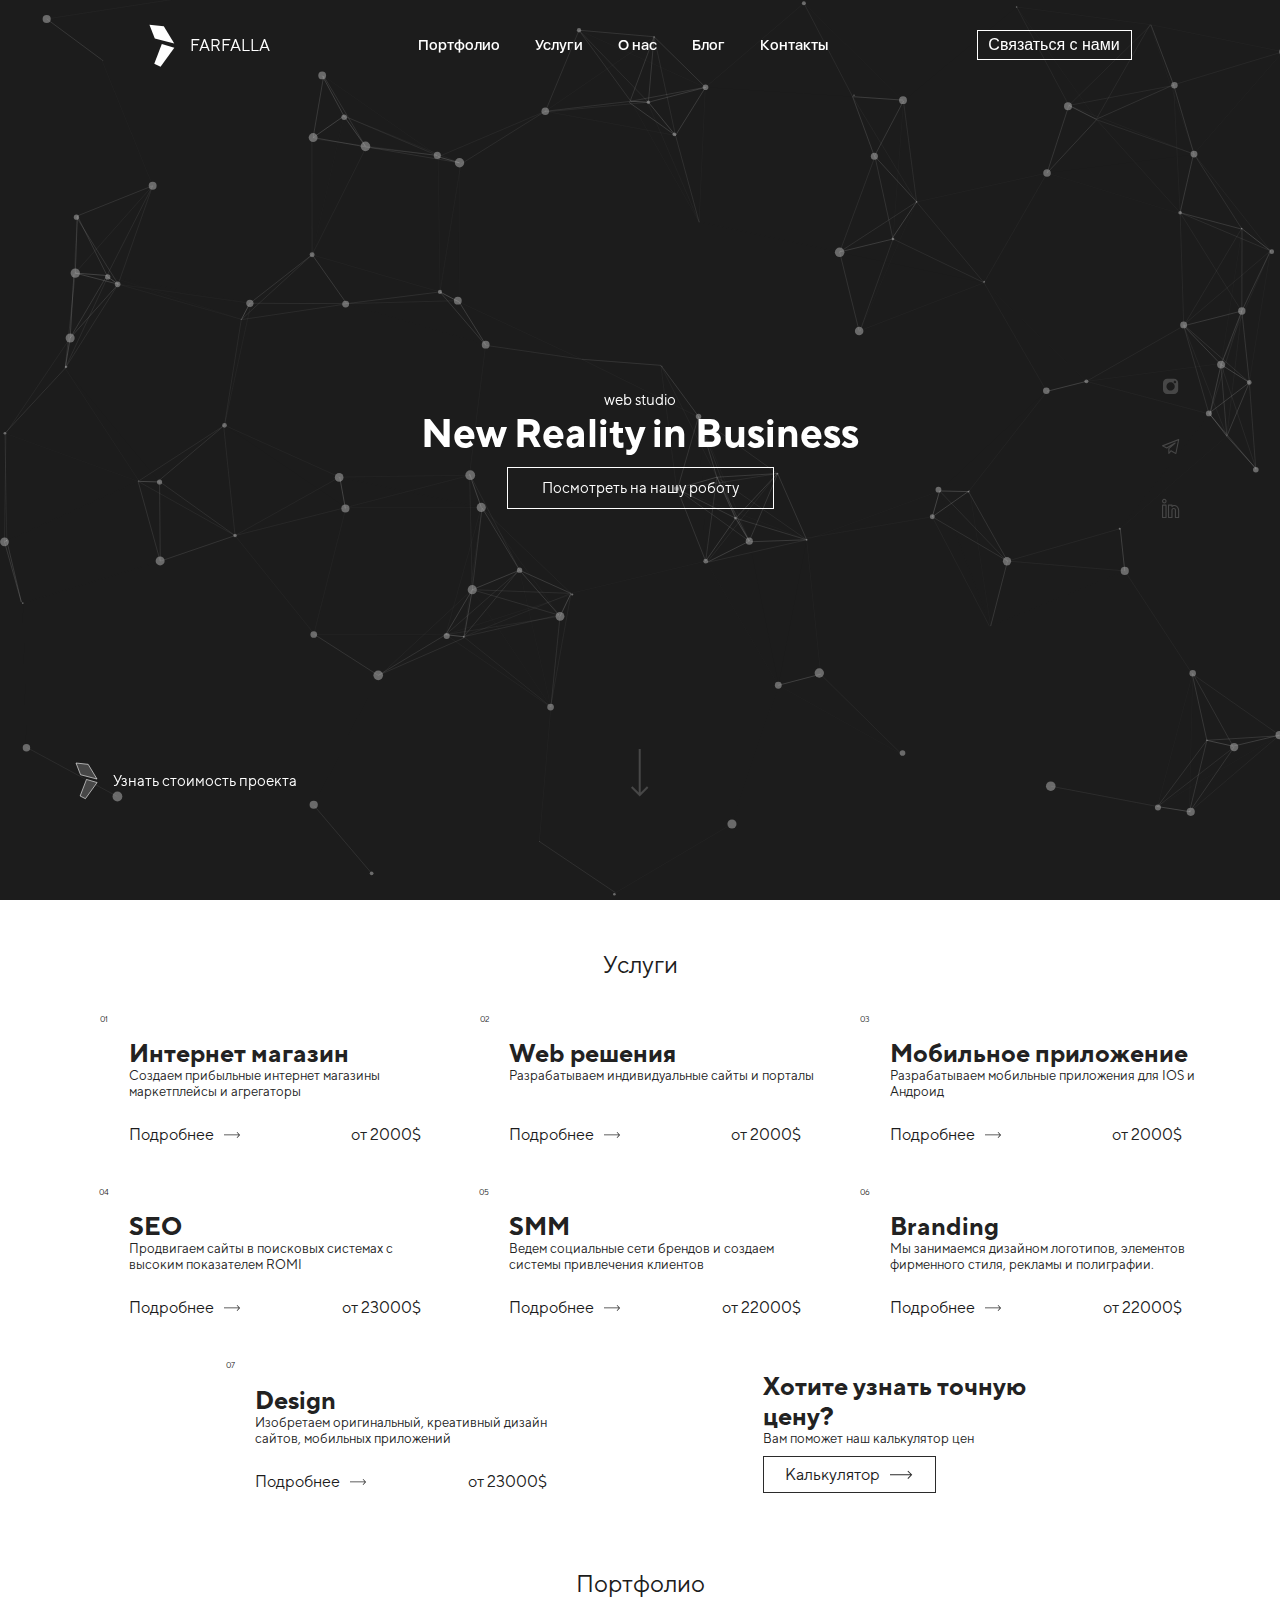
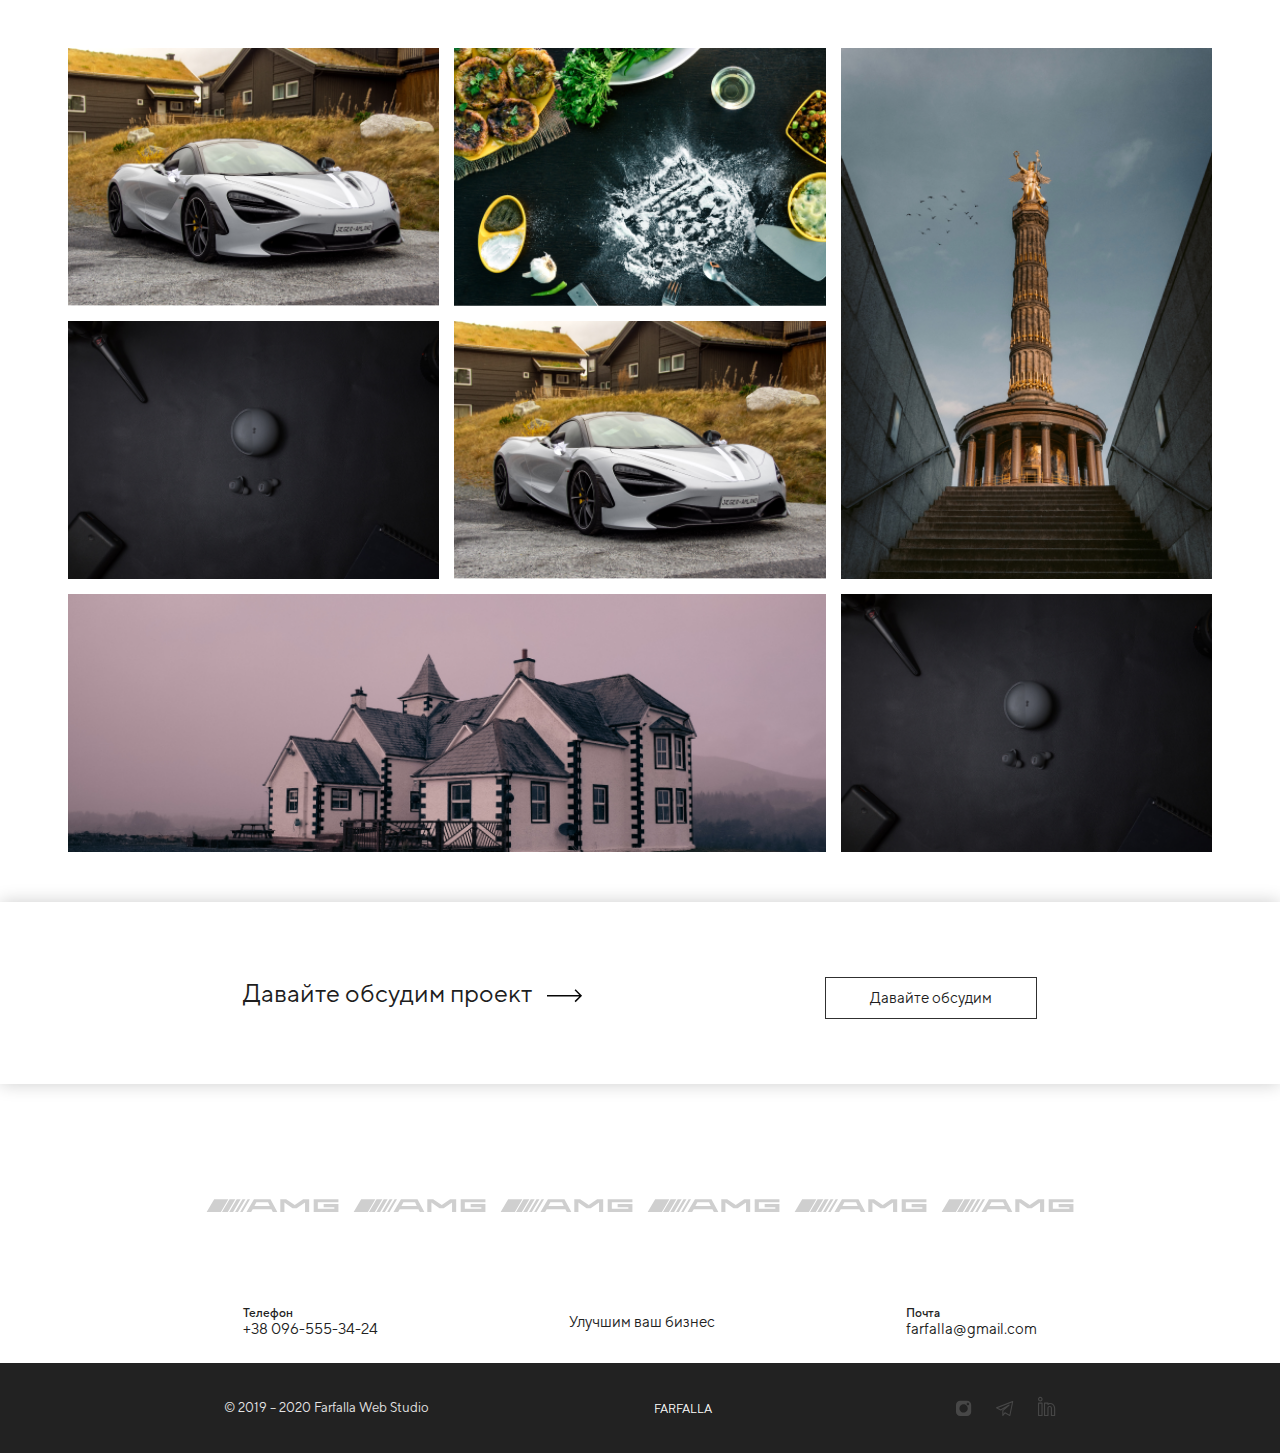
<file: index.html>
<!DOCTYPE html>
<html lang="en">

<head>
  <meta charset="utf-8" />
  <title>FARFALLA</title>
  <meta name="description" content="particles.js is a lightweight JavaScript library for creating particles." />
  <meta name="author" content="Vincent Garreau" />
  <meta name="viewport"
    content="width=device-width, initial-scale=1.0, minimum-scale=1.0, maximum-scale=1.0, user-scalable=no" />
  <link rel="stylesheet" media="screen" href="css/style.css" />
  <link rel="stylesheet" href="css/reset.css" />
  <link rel="stylesheet" href="css/font.css" />
  <link rel="stylesheet" href="css/form.css">
</head>

<body>
  <!-- Header -->
  <header class="header">
    <div class="logo">
      <a href="index.html">
        <svg width="26" height="43" viewBox="0 0 26 43" fill="none" xmlns="http://www.w3.org/2000/svg">
          <path d="M0.419922 0.656982L14.7852 2.21265L25.2402 19.6125L5.80713 14.5447L0.419922 0.656982Z"/>
          <path d="M12.8057 20.0686L25.3428 23.7156L11.5518 42.8015L5.28369 39.6677L12.8057 20.0686Z" />
        </svg>

        <p class="logo__text">FARFALLA</p>
      </a>
    </div>

    <nav class="nav" id="nav">
      <a href="portfolio.html" class="nav__link">
        <p class="nav__link__p">Портфолио</p>
      </a>

      <a href="service.html" class="nav__link">
        <p class="nav__link__p">Услуги</p>
      </a>

      <a href="Abought_us.html" class="nav__link">
        <p class="nav__link__p">О нас</p>
      </a>

      <a href="blog.html" class="nav__link">
        <p class="nav__link__p">Блог</p>
      </a>

      <a href="contacts.html" class="nav__link">
        <p class="nav__link__p">Контакты</p>
      </a>
    </nav>

    <div class="button__block">
      <button class="button">Связаться с нами</button>
    </div>
  </header>

  <!-- MAIN -->
  <div class="main">
    <div id="particles-js"></div>

    <div class="main__text">
      <p class="main__text-1">web studio</p>
      <p class="main__text-2">New Reality in Business</p>
      <a href="portfolio.html" class="main__button__link">
        <div class="main__button">
          <p class="main__button__text">Посмотреть на нашу роботу</p>
        </div>
      </a>
      <div class="line">
        <svg width="16" height="17" viewBox="0 0 16 17" class="insta" xmlns="http://www.w3.org/2000/svg">
          <path
            d="M11.082 0.838867H4.11298C3.02272 0.840455 1.97759 1.27433 1.20675 2.04535C0.435919 2.81637 0.00229918 3.86161 0.000976563 4.95187V11.9209C0.000975404 13.012 0.434011 14.0585 1.20499 14.8306C1.97597 15.6027 3.02185 16.0373 4.11298 16.0389H11.082C12.1724 16.0375 13.2178 15.6038 13.9888 14.8327C14.7599 14.0617 15.1937 13.0163 15.195 11.9259V4.95187C15.1937 3.86144 14.7599 2.81605 13.9888 2.045C13.2178 1.27395 12.1724 0.84019 11.082 0.838867V0.838867ZM7.60098 12.5919C6.77898 12.5925 5.97528 12.3492 5.29156 11.8929C4.60783 11.4367 4.07481 10.7878 3.75993 10.0285C3.44504 9.26924 3.36245 8.43361 3.52259 7.62737C3.68274 6.82113 4.07843 6.0805 4.65959 5.49919C5.24076 4.91789 5.98129 4.52202 6.7875 4.36168C7.5937 4.20134 8.42935 4.28374 9.18872 4.59844C9.94809 4.91314 10.597 5.446 11.0535 6.12962C11.5099 6.81323 11.7534 7.61687 11.753 8.43887C11.7511 9.53957 11.3131 10.5947 10.5349 11.3731C9.75668 12.1515 8.70168 12.5898 7.60098 12.5919ZM11.855 5.26187C11.6118 5.26246 11.3738 5.19082 11.1714 5.05602C10.969 4.92123 10.8111 4.72935 10.7178 4.50472C10.6246 4.2801 10.6001 4.03284 10.6476 3.7943C10.695 3.55575 10.8122 3.33667 10.9844 3.16483C11.1565 2.993 11.3758 2.87614 11.6144 2.82908C11.853 2.78202 12.1002 2.80687 12.3247 2.9005C12.5492 2.99412 12.7408 3.15229 12.8752 3.35496C13.0097 3.55762 13.081 3.79565 13.08 4.03887C13.0784 4.3636 12.9483 4.67452 12.7183 4.90367C12.4882 5.13283 12.1767 5.26161 11.852 5.26187H11.855Z" />
          <path
            d="M7.59798 5.17285C6.95242 5.17285 6.32136 5.36428 5.7846 5.72293C5.24783 6.08158 4.82949 6.59136 4.58245 7.18777C4.3354 7.78419 4.27076 8.44047 4.3967 9.07362C4.52264 9.70678 4.8335 10.2884 5.28998 10.7448C5.74646 11.2013 6.32806 11.5122 6.96122 11.6381C7.59437 11.7641 8.25065 11.6994 8.84706 11.4524C9.44348 11.2053 9.95324 10.787 10.3119 10.2502C10.6705 9.71347 10.862 9.0824 10.862 8.43684C10.8609 7.5715 10.5167 6.74191 9.9048 6.13002C9.29291 5.51813 8.46332 5.17391 7.59798 5.17285Z"
            fill="none" />
          <path
            d="M11.852 3.6958C11.7854 3.6958 11.7202 3.71556 11.6648 3.75259C11.6094 3.78962 11.5662 3.84225 11.5407 3.90383C11.5152 3.96541 11.5085 4.03317 11.5215 4.09854C11.5345 4.16391 11.5666 4.22396 11.6137 4.2711C11.6608 4.31823 11.7209 4.35032 11.7863 4.36332C11.8516 4.37632 11.9194 4.36965 11.981 4.34415C12.0426 4.31864 12.0952 4.27544 12.1322 4.22002C12.1692 4.1646 12.189 4.09945 12.189 4.0328C12.189 3.94342 12.1535 3.8577 12.0903 3.7945C12.0271 3.7313 11.9414 3.6958 11.852 3.6958Z" />
        </svg>
        <svg class="teleg" width="18" height="17" viewBox="0 0 18 17" xmlns="http://www.w3.org/2000/svg">
          <path
            d="M0.299022 8.30781L4.49902 10.4028C4.57874 10.4425 4.66704 10.4618 4.75603 10.459C4.84503 10.4562 4.93195 10.4314 5.00902 10.3868L8.75502 8.21081L6.49002 10.2188C6.43342 10.269 6.38805 10.3306 6.35686 10.3995C6.32567 10.4684 6.30937 10.5432 6.30902 10.6188V15.5088C6.30937 15.6214 6.34502 15.731 6.41096 15.8223C6.47689 15.9135 6.56979 15.9818 6.67657 16.0174C6.78335 16.0531 6.89863 16.0544 7.00617 16.0211C7.1137 15.9878 7.20809 15.9216 7.27602 15.8318L9.09402 13.4148L13.594 15.9748C13.6679 16.0168 13.7506 16.0407 13.8355 16.0445C13.9204 16.0483 14.005 16.0319 14.0823 15.9967C14.1596 15.9614 14.2274 15.9084 14.2802 15.8418C14.333 15.7752 14.3693 15.6971 14.386 15.6138L17.186 1.64081C17.2047 1.54634 17.1977 1.44859 17.1657 1.35776C17.1337 1.26693 17.0779 1.18636 17.0041 1.12445C16.9303 1.06254 16.8413 1.02156 16.7463 1.0058C16.6513 0.990029 16.5538 1.00005 16.464 1.03481L0.341022 7.32581C0.244306 7.36403 0.160739 7.42945 0.100433 7.51417C0.0401274 7.59889 0.00566762 7.69928 0.00122395 7.80317C-0.00321972 7.90707 0.0225432 8.01003 0.075395 8.09959C0.128247 8.18915 0.205922 8.26147 0.299022 8.30781ZM15.939 2.39681L13.474 14.6768L9.21402 12.2508C9.09989 12.1852 8.96568 12.1636 8.83673 12.1901C8.70777 12.2166 8.59298 12.2895 8.51402 12.3948L7.38302 13.9028V10.8628L13.51 5.43381C13.6081 5.34491 13.6699 5.22298 13.6838 5.09134C13.6976 4.95969 13.6624 4.82758 13.5849 4.72026C13.5074 4.61295 13.3931 4.53796 13.2638 4.50965C13.1345 4.48134 12.9993 4.50169 12.884 4.56681L4.72302 9.31281L1.86202 7.88681L15.939 2.39681Z" />
        </svg>
        <svg width="18" height="21" viewBox="0 0 18 21" class="in" xmlns="http://www.w3.org/2000/svg">
          <path
            d="M3.93394 6.51904H0.679944C0.504371 6.51904 0.335989 6.58879 0.21184 6.71294C0.0876905 6.83709 0.0179443 7.00547 0.0179443 7.18105V19.444C0.0182093 19.6194 0.0880725 19.7876 0.212193 19.9115C0.336313 20.0354 0.504544 20.105 0.679944 20.105H3.93394C4.10917 20.1048 4.27715 20.0351 4.40105 19.9111C4.52495 19.7872 4.59468 19.6193 4.59494 19.444V7.18105C4.59494 7.00565 4.52534 6.83741 4.4014 6.71329C4.27747 6.58917 4.10934 6.51931 3.93394 6.51904ZM3.46294 18.973H1.15094V7.65204H3.46294V18.973Z" />
          <path
            d="M2.30698 0.802979C1.85074 0.803176 1.4048 0.938648 1.02555 1.19226C0.646297 1.44588 0.350759 1.80625 0.176301 2.22782C0.00184259 2.64939 -0.043701 3.11322 0.045428 3.56066C0.134557 4.00811 0.354356 4.41909 0.677036 4.74163C0.999715 5.06417 1.41078 5.28379 1.85827 5.37272C2.30576 5.46166 2.76957 5.41591 3.19106 5.24127C3.61255 5.06663 3.9728 4.77094 4.22625 4.39158C4.4797 4.01221 4.61498 3.56622 4.61498 3.10998C4.61418 2.49819 4.37073 1.91171 3.93804 1.47921C3.50535 1.0467 2.91876 0.803508 2.30698 0.802979ZM2.30698 4.28498C2.07458 4.28498 1.84741 4.21607 1.65418 4.08696C1.46095 3.95784 1.31035 3.77433 1.22142 3.55963C1.13249 3.34493 1.10922 3.10868 1.15455 2.88075C1.19989 2.65282 1.3118 2.44345 1.47613 2.27913C1.64045 2.1148 1.84982 2.00289 2.07775 1.95756C2.30567 1.91222 2.54193 1.93549 2.75663 2.02442C2.97133 2.11335 3.15484 2.26396 3.28395 2.45718C3.41306 2.65041 3.48198 2.87759 3.48198 3.10998C3.48171 3.42153 3.35783 3.72024 3.13754 3.94054C2.91724 4.16083 2.61853 4.28471 2.30698 4.28498Z" />
          <path
            d="M15.12 7.95705C14.3399 7.30681 13.3515 6.95959 12.336 6.97905C11.7083 6.99092 11.091 7.14116 10.528 7.41905V7.15105C10.528 7.06805 10.5117 6.98587 10.4799 6.90919C10.4482 6.83252 10.4016 6.76283 10.3429 6.70415C10.2842 6.64546 10.2146 6.59891 10.1379 6.56715C10.0612 6.53539 9.97902 6.51904 9.89603 6.51904H6.58403C6.50103 6.51904 6.41886 6.53539 6.34218 6.56715C6.2655 6.59891 6.19583 6.64546 6.13715 6.70415C6.07846 6.76283 6.0319 6.83252 6.00014 6.90919C5.96838 6.98587 5.95203 7.06805 5.95203 7.15105V19.474C5.95203 19.557 5.96838 19.6392 6.00014 19.7159C6.0319 19.7926 6.07846 19.8623 6.13715 19.9209C6.19583 19.9796 6.2655 20.0262 6.34218 20.0579C6.41886 20.0897 6.50103 20.106 6.58403 20.106H9.96303C10.1131 20.106 10.2571 20.0464 10.3633 19.9403C10.4694 19.8341 10.529 19.6902 10.529 19.54V12.19C10.5267 11.8865 10.6422 11.5938 10.8513 11.3737C11.0604 11.1536 11.3467 11.0232 11.65 11.01C11.8046 11.0055 11.9586 11.032 12.1028 11.088C12.247 11.144 12.3785 11.2283 12.4895 11.336C12.6005 11.4436 12.6889 11.5725 12.7492 11.7149C12.8096 11.8573 12.8408 12.0104 12.841 12.165V19.549C12.8413 19.6959 12.8997 19.8367 13.0036 19.9405C13.1074 20.0443 13.2482 20.1028 13.395 20.103H16.642C16.7889 20.1028 16.9296 20.0443 17.0335 19.9405C17.1373 19.8367 17.1958 19.6959 17.196 19.549V12.39C17.1969 11.5437 17.0113 10.7076 16.6525 9.94109C16.2937 9.17458 15.7705 8.4965 15.12 7.95505V7.95705ZM16.064 18.973H13.973V12.168C13.9605 11.5694 13.7139 10.9995 13.2861 10.5805C12.8583 10.1615 12.2833 9.92688 11.6845 9.92688C11.0857 9.92688 10.5108 10.1615 10.083 10.5805C9.65515 10.9995 9.40854 11.5694 9.39603 12.168V18.973H7.08403V7.65204H9.39603V8.47505C9.39602 8.58405 9.42749 8.69074 9.48665 8.78229C9.54581 8.87384 9.63013 8.94636 9.72951 8.99113C9.82889 9.03591 9.93909 9.05103 10.0469 9.0347C10.1546 9.01836 10.2554 8.97127 10.337 8.89905C10.8955 8.40507 11.6116 8.12608 12.357 8.11205C13.1 8.09736 13.8233 8.35123 14.394 8.82704C14.917 9.26239 15.3377 9.80761 15.6262 10.4239C15.9146 11.0403 16.0638 11.7126 16.063 12.3931L16.064 18.973Z" />
        </svg>
      </div>
    </div>

    <a href="" class="main__cost__link">
      <div class="main__cost">
        <svg class="main__cost__svg" width="23" height="38" viewBox="0 0 23 38" fill="none"
          xmlns="http://www.w3.org/2000/svg">
          <path d="M1 1L13.1621 2.31689L22.0132 17.0459L5.56104 12.7549L1 1Z" stroke="white" stroke-width="0.6" />
          <path d="M11.4863 17.4341L22.0991 20.522L10.4243 36.6831L5.11719 34.0298L11.4863 17.4341Z" stroke="white"
            stroke-width="0.6" />
        </svg>

        <p class="main__cost__text">Узнать стоимость проекта</p>
      </div>
    </a>

    <div class="main__social__link">
      <a href="" class="social__link">
        <svg width="16" height="17" viewBox="0 0 16 17" class="insta" xmlns="http://www.w3.org/2000/svg">
          <path
            d="M11.082 0.838867H4.11298C3.02272 0.840455 1.97759 1.27433 1.20675 2.04535C0.435919 2.81637 0.00229918 3.86161 0.000976563 4.95187V11.9209C0.000975404 13.012 0.434011 14.0585 1.20499 14.8306C1.97597 15.6027 3.02185 16.0373 4.11298 16.0389H11.082C12.1724 16.0375 13.2178 15.6038 13.9888 14.8327C14.7599 14.0617 15.1937 13.0163 15.195 11.9259V4.95187C15.1937 3.86144 14.7599 2.81605 13.9888 2.045C13.2178 1.27395 12.1724 0.84019 11.082 0.838867V0.838867ZM7.60098 12.5919C6.77898 12.5925 5.97528 12.3492 5.29156 11.8929C4.60783 11.4367 4.07481 10.7878 3.75993 10.0285C3.44504 9.26924 3.36245 8.43361 3.52259 7.62737C3.68274 6.82113 4.07843 6.0805 4.65959 5.49919C5.24076 4.91789 5.98129 4.52202 6.7875 4.36168C7.5937 4.20134 8.42935 4.28374 9.18872 4.59844C9.94809 4.91314 10.597 5.446 11.0535 6.12962C11.5099 6.81323 11.7534 7.61687 11.753 8.43887C11.7511 9.53957 11.3131 10.5947 10.5349 11.3731C9.75668 12.1515 8.70168 12.5898 7.60098 12.5919ZM11.855 5.26187C11.6118 5.26246 11.3738 5.19082 11.1714 5.05602C10.969 4.92123 10.8111 4.72935 10.7178 4.50472C10.6246 4.2801 10.6001 4.03284 10.6476 3.7943C10.695 3.55575 10.8122 3.33667 10.9844 3.16483C11.1565 2.993 11.3758 2.87614 11.6144 2.82908C11.853 2.78202 12.1002 2.80687 12.3247 2.9005C12.5492 2.99412 12.7408 3.15229 12.8752 3.35496C13.0097 3.55762 13.081 3.79565 13.08 4.03887C13.0784 4.3636 12.9483 4.67452 12.7183 4.90367C12.4882 5.13283 12.1767 5.26161 11.852 5.26187H11.855Z" />
          <path
            d="M7.59798 5.17285C6.95242 5.17285 6.32136 5.36428 5.7846 5.72293C5.24783 6.08158 4.82949 6.59136 4.58245 7.18777C4.3354 7.78419 4.27076 8.44047 4.3967 9.07362C4.52264 9.70678 4.8335 10.2884 5.28998 10.7448C5.74646 11.2013 6.32806 11.5122 6.96122 11.6381C7.59437 11.7641 8.25065 11.6994 8.84706 11.4524C9.44348 11.2053 9.95324 10.787 10.3119 10.2502C10.6705 9.71347 10.862 9.0824 10.862 8.43684C10.8609 7.5715 10.5167 6.74191 9.9048 6.13002C9.29291 5.51813 8.46332 5.17391 7.59798 5.17285Z"
            fill="none" />
          <path
            d="M11.852 3.6958C11.7854 3.6958 11.7202 3.71556 11.6648 3.75259C11.6094 3.78962 11.5662 3.84225 11.5407 3.90383C11.5152 3.96541 11.5085 4.03317 11.5215 4.09854C11.5345 4.16391 11.5666 4.22396 11.6137 4.2711C11.6608 4.31823 11.7209 4.35032 11.7863 4.36332C11.8516 4.37632 11.9194 4.36965 11.981 4.34415C12.0426 4.31864 12.0952 4.27544 12.1322 4.22002C12.1692 4.1646 12.189 4.09945 12.189 4.0328C12.189 3.94342 12.1535 3.8577 12.0903 3.7945C12.0271 3.7313 11.9414 3.6958 11.852 3.6958Z" />
        </svg>
      </a>

      <a href="" class="social__link">
        <svg class="teleg" width="18" height="17" viewBox="0 0 18 17" xmlns="http://www.w3.org/2000/svg">
          <path
            d="M0.299022 8.30781L4.49902 10.4028C4.57874 10.4425 4.66704 10.4618 4.75603 10.459C4.84503 10.4562 4.93195 10.4314 5.00902 10.3868L8.75502 8.21081L6.49002 10.2188C6.43342 10.269 6.38805 10.3306 6.35686 10.3995C6.32567 10.4684 6.30937 10.5432 6.30902 10.6188V15.5088C6.30937 15.6214 6.34502 15.731 6.41096 15.8223C6.47689 15.9135 6.56979 15.9818 6.67657 16.0174C6.78335 16.0531 6.89863 16.0544 7.00617 16.0211C7.1137 15.9878 7.20809 15.9216 7.27602 15.8318L9.09402 13.4148L13.594 15.9748C13.6679 16.0168 13.7506 16.0407 13.8355 16.0445C13.9204 16.0483 14.005 16.0319 14.0823 15.9967C14.1596 15.9614 14.2274 15.9084 14.2802 15.8418C14.333 15.7752 14.3693 15.6971 14.386 15.6138L17.186 1.64081C17.2047 1.54634 17.1977 1.44859 17.1657 1.35776C17.1337 1.26693 17.0779 1.18636 17.0041 1.12445C16.9303 1.06254 16.8413 1.02156 16.7463 1.0058C16.6513 0.990029 16.5538 1.00005 16.464 1.03481L0.341022 7.32581C0.244306 7.36403 0.160739 7.42945 0.100433 7.51417C0.0401274 7.59889 0.00566762 7.69928 0.00122395 7.80317C-0.00321972 7.90707 0.0225432 8.01003 0.075395 8.09959C0.128247 8.18915 0.205922 8.26147 0.299022 8.30781ZM15.939 2.39681L13.474 14.6768L9.21402 12.2508C9.09989 12.1852 8.96568 12.1636 8.83673 12.1901C8.70777 12.2166 8.59298 12.2895 8.51402 12.3948L7.38302 13.9028V10.8628L13.51 5.43381C13.6081 5.34491 13.6699 5.22298 13.6838 5.09134C13.6976 4.95969 13.6624 4.82758 13.5849 4.72026C13.5074 4.61295 13.3931 4.53796 13.2638 4.50965C13.1345 4.48134 12.9993 4.50169 12.884 4.56681L4.72302 9.31281L1.86202 7.88681L15.939 2.39681Z" />
        </svg>
      </a>

      <a href="" class="social__link">
        <svg width="18" height="21" viewBox="0 0 18 21" class="in" xmlns="http://www.w3.org/2000/svg">
          <path
            d="M3.93394 6.51904H0.679944C0.504371 6.51904 0.335989 6.58879 0.21184 6.71294C0.0876905 6.83709 0.0179443 7.00547 0.0179443 7.18105V19.444C0.0182093 19.6194 0.0880725 19.7876 0.212193 19.9115C0.336313 20.0354 0.504544 20.105 0.679944 20.105H3.93394C4.10917 20.1048 4.27715 20.0351 4.40105 19.9111C4.52495 19.7872 4.59468 19.6193 4.59494 19.444V7.18105C4.59494 7.00565 4.52534 6.83741 4.4014 6.71329C4.27747 6.58917 4.10934 6.51931 3.93394 6.51904ZM3.46294 18.973H1.15094V7.65204H3.46294V18.973Z" />
          <path
            d="M2.30698 0.802979C1.85074 0.803176 1.4048 0.938648 1.02555 1.19226C0.646297 1.44588 0.350759 1.80625 0.176301 2.22782C0.00184259 2.64939 -0.043701 3.11322 0.045428 3.56066C0.134557 4.00811 0.354356 4.41909 0.677036 4.74163C0.999715 5.06417 1.41078 5.28379 1.85827 5.37272C2.30576 5.46166 2.76957 5.41591 3.19106 5.24127C3.61255 5.06663 3.9728 4.77094 4.22625 4.39158C4.4797 4.01221 4.61498 3.56622 4.61498 3.10998C4.61418 2.49819 4.37073 1.91171 3.93804 1.47921C3.50535 1.0467 2.91876 0.803508 2.30698 0.802979ZM2.30698 4.28498C2.07458 4.28498 1.84741 4.21607 1.65418 4.08696C1.46095 3.95784 1.31035 3.77433 1.22142 3.55963C1.13249 3.34493 1.10922 3.10868 1.15455 2.88075C1.19989 2.65282 1.3118 2.44345 1.47613 2.27913C1.64045 2.1148 1.84982 2.00289 2.07775 1.95756C2.30567 1.91222 2.54193 1.93549 2.75663 2.02442C2.97133 2.11335 3.15484 2.26396 3.28395 2.45718C3.41306 2.65041 3.48198 2.87759 3.48198 3.10998C3.48171 3.42153 3.35783 3.72024 3.13754 3.94054C2.91724 4.16083 2.61853 4.28471 2.30698 4.28498Z" />
          <path
            d="M15.12 7.95705C14.3399 7.30681 13.3515 6.95959 12.336 6.97905C11.7083 6.99092 11.091 7.14116 10.528 7.41905V7.15105C10.528 7.06805 10.5117 6.98587 10.4799 6.90919C10.4482 6.83252 10.4016 6.76283 10.3429 6.70415C10.2842 6.64546 10.2146 6.59891 10.1379 6.56715C10.0612 6.53539 9.97902 6.51904 9.89603 6.51904H6.58403C6.50103 6.51904 6.41886 6.53539 6.34218 6.56715C6.2655 6.59891 6.19583 6.64546 6.13715 6.70415C6.07846 6.76283 6.0319 6.83252 6.00014 6.90919C5.96838 6.98587 5.95203 7.06805 5.95203 7.15105V19.474C5.95203 19.557 5.96838 19.6392 6.00014 19.7159C6.0319 19.7926 6.07846 19.8623 6.13715 19.9209C6.19583 19.9796 6.2655 20.0262 6.34218 20.0579C6.41886 20.0897 6.50103 20.106 6.58403 20.106H9.96303C10.1131 20.106 10.2571 20.0464 10.3633 19.9403C10.4694 19.8341 10.529 19.6902 10.529 19.54V12.19C10.5267 11.8865 10.6422 11.5938 10.8513 11.3737C11.0604 11.1536 11.3467 11.0232 11.65 11.01C11.8046 11.0055 11.9586 11.032 12.1028 11.088C12.247 11.144 12.3785 11.2283 12.4895 11.336C12.6005 11.4436 12.6889 11.5725 12.7492 11.7149C12.8096 11.8573 12.8408 12.0104 12.841 12.165V19.549C12.8413 19.6959 12.8997 19.8367 13.0036 19.9405C13.1074 20.0443 13.2482 20.1028 13.395 20.103H16.642C16.7889 20.1028 16.9296 20.0443 17.0335 19.9405C17.1373 19.8367 17.1958 19.6959 17.196 19.549V12.39C17.1969 11.5437 17.0113 10.7076 16.6525 9.94109C16.2937 9.17458 15.7705 8.4965 15.12 7.95505V7.95705ZM16.064 18.973H13.973V12.168C13.9605 11.5694 13.7139 10.9995 13.2861 10.5805C12.8583 10.1615 12.2833 9.92688 11.6845 9.92688C11.0857 9.92688 10.5108 10.1615 10.083 10.5805C9.65515 10.9995 9.40854 11.5694 9.39603 12.168V18.973H7.08403V7.65204H9.39603V8.47505C9.39602 8.58405 9.42749 8.69074 9.48665 8.78229C9.54581 8.87384 9.63013 8.94636 9.72951 8.99113C9.82889 9.03591 9.93909 9.05103 10.0469 9.0347C10.1546 9.01836 10.2554 8.97127 10.337 8.89905C10.8955 8.40507 11.6116 8.12608 12.357 8.11205C13.1 8.09736 13.8233 8.35123 14.394 8.82704C14.917 9.26239 15.3377 9.80761 15.6262 10.4239C15.9146 11.0403 16.0638 11.7126 16.063 12.3931L16.064 18.973Z" />
        </svg>
      </a>
    </div>

    <a href="#service" class="arrow__link" id="arrow">
      <div>
        <svg class="arrow" width="18" height="48" viewBox="0 0 18 48" xmlns="http://www.w3.org/2000/svg">
          <path
            d="M7.70706 0L7.70706 43.586L1.41406 37.293L6.10352e-05 38.707L8.70706 47.414L17.4141 38.707L16.0001 37.293L9.70706 43.586L9.70706 0L7.70706 0Z" />
        </svg>
      </div>
    </a>
  </div>

  <!--Services-->
  <div class="service" id="service">
    <h1 class="service__text">Услуги</h1>

    <div class="service__block">
      <div class="srevice__inside">
        <div class="number">01</div>

        <div class="inside__text">
          <h1 class="inside__title">Интернет магазин</h1>
          <p class="inside__p">
            Создаем прибыльные интернет магазины маркетплейсы и агрегаторы
          </p>
        </div>

        <div class="more-and-cost">

          <div class="more">
            <a href="" class="more_link">
              <p>Подробнее</p>
              <svg width="17" height="6" viewBox="0 0 17 6" fill="#2B2B2B" xmlns="http://www.w3.org/2000/svg">
                <path
                  d="M0 3.299H14.811L12.673 5.437L13.154 5.918L16.113 2.959L13.154 0L12.673 0.481001L14.811 2.619H0V3.299Z" />
              </svg>
            </a>
          </div>

          <div class="service__cost">
            <p>от 2000$</p>
          </div>
        </div>
      </div>

      <div class="srevice__inside">
        <div class="number">02</div>

        <div class="inside__text">
          <h1 class="inside__title">Web решения</h1>
          <p class="inside__p">
            Разрабатываем индивидуальные сайты и порталы
          </p>
        </div>

        <div class="more-and-cost">
          <div class="more">
            <a href="" class="more_link">
              <p>Подробнее</p>
              <svg width="17" height="6" viewBox="0 0 17 6" fill="#2B2B2B" xmlns="http://www.w3.org/2000/svg">
                <path
                  d="M0 3.299H14.811L12.673 5.437L13.154 5.918L16.113 2.959L13.154 0L12.673 0.481001L14.811 2.619H0V3.299Z" />
              </svg>
            </a>
          </div>

          <div class="service__cost">
            <p>от 2000$</p>
          </div>
        </div>
      </div>

      <div class="srevice__inside">
        <div class="number">03</div>

        <div class="inside__text">
          <h1 class="inside__title">Мобильное приложение</h1>
          <p class="inside__p">
            Разрабатываем мобильные приложения для IOS и Андроид
          </p>
        </div>

        <div class="more-and-cost">
          <div class="more">
            <a href="" class="more_link">
              <p>Подробнее</p>
              <svg width="17" height="6" viewBox="0 0 17 6" fill="#2B2B2B" xmlns="http://www.w3.org/2000/svg">
                <path
                  d="M0 3.299H14.811L12.673 5.437L13.154 5.918L16.113 2.959L13.154 0L12.673 0.481001L14.811 2.619H0V3.299Z" />
              </svg>
            </a>
          </div>

          <div class="service__cost">
            <p>от 2000$</p>
          </div>
        </div>
      </div>

      <div class="srevice__inside">
        <div class="number">04</div>

        <div class="inside__text">
          <h1 class="inside__title">SEO</h1>
          <p class="inside__p">
            Продвигаем сайты в поисковых системах с высоким показателем ROMI
          </p>
        </div>

        <div class="more-and-cost">
          <div class="more">
            <a href="" class="more_link">
              <p>Подробнее</p>
              <svg width="17" height="6" viewBox="0 0 17 6" fill="#2B2B2B" xmlns="http://www.w3.org/2000/svg">
                <path
                  d="M0 3.299H14.811L12.673 5.437L13.154 5.918L16.113 2.959L13.154 0L12.673 0.481001L14.811 2.619H0V3.299Z" />
              </svg>
            </a>
          </div>

          <div class="service__cost">
            <p>от 23000$</p>
          </div>
        </div>
      </div>

      <div class="srevice__inside">
        <div class="number">05</div>

        <div class="inside__text">
          <h1 class="inside__title">SMM</h1>
          <p class="inside__p">
            Ведем социальные сети брендов и создаем системы привлечения
            клиентов
          </p>
        </div>

        <div class="more-and-cost">
          <div class="more">
            <a href="" class="more_link">
              <p>Подробнее</p>
              <svg width="17" height="6" viewBox="0 0 17 6" fill="#2B2B2B" xmlns="http://www.w3.org/2000/svg">
                <path
                  d="M0 3.299H14.811L12.673 5.437L13.154 5.918L16.113 2.959L13.154 0L12.673 0.481001L14.811 2.619H0V3.299Z" />
              </svg>
            </a>
          </div>

          <div class="service__cost">
            <p>от 22000$</p>
          </div>
        </div>
      </div>

      <div class="srevice__inside">
        <div class="number">06</div>

        <div class="inside__text">
          <h1 class="inside__title">Branding</h1>
          <p class="inside__p">
            Мы занимаемся дизайном логотипов, элементов фирменного стиля,
            рекламы и полиграфии.
          </p>
        </div>

        <div class="more-and-cost">
          <div class="more">
            <a href="" class="more_link">
              <p>Подробнее</p>
              <svg width="17" height="6" viewBox="0 0 17 6" fill="#2B2B2B" xmlns="http://www.w3.org/2000/svg">
                <path
                  d="M0 3.299H14.811L12.673 5.437L13.154 5.918L16.113 2.959L13.154 0L12.673 0.481001L14.811 2.619H0V3.299Z" />
              </svg>
            </a>
          </div>

          <div class="service__cost">
            <p>от 22000$</p>
          </div>
        </div>
      </div>

      <div class="srevice__inside">
        <div class="number">07</div>

        <div class="inside__text">
          <h1 class="inside__title">Design</h1>
          <p class="inside__p">
            Изобретаем оригинальный, креативный дизайн сайтов, мобильных
            приложений
          </p>
        </div>

        <div class="more-and-cost">
          <div class="more">
            <a href="" class="more_link">
              <p>Подробнее</p>
              <svg width="17" height="6" viewBox="0 0 17 6" fill="#2B2B2B" xmlns="http://www.w3.org/2000/svg">
                <path
                  d="M0 3.299H14.811L12.673 5.437L13.154 5.918L16.113 2.959L13.154 0L12.673 0.481001L14.811 2.619H0V3.299Z" />
              </svg>
            </a>
          </div>

          <div class="service__cost">
            <p>от 23000$</p>
          </div>
        </div>
      </div>

      <div class="srevice__inside">
        <div class="number"></div>

        <div class="inside__text">
          <h1 class="inside__title">Хотите узнать точную цену?</h1>
          <p class="inside__p">
            Вам поможет наш калькулятор цен
          </p>
        </div>

        <div class="inside__button">
          <a href="" class="inside__button__link">
            <p>Калькулятор</p>
            <svg width="23" height="9" viewBox="0 0 23 9" fill="#2B2B2B" xmlns="http://www.w3.org/2000/svg">
              <path
                d="M0 5.30099H20.455L17.5 8.25299L18.164 8.917L22.25 4.831L18.164 0.744995L17.5 1.40899L20.453 4.362H0V5.30099Z" />
            </svg>
          </a>
        </div>
      </div>
    </div>
  </div>

  <!-- Portfolio -->
  <div class="portfolio">
    <h1 class="portfolio__text">Портфолио</h1>

    <div class="container">
      <div class="div1 grid__div">
        <img src="img/img_for_grid/olav-tvedt-6lSBynPRaAQ-unsplash 1.png" alt="error" class="medium" />
        <div class="block">
          <h2 class="block__h2">Корпоративный сайт</h2>
          <p class="block__p">Салон Макларен</p>
          <a href="" class="block__link">
            <svg width="25" height="10" viewBox="0 0 25 10" fill="none" xmlns="http://www.w3.org/2000/svg">
              <path
                d="M24.7136 4.44696C24.7133 4.44672 24.713 4.44645 24.7127 4.44621L19.61 0.383717C19.2277 0.0793811 18.6094 0.0805136 18.2289 0.386373C17.8484 0.692193 17.8499 1.18684 18.2321 1.49122L21.6581 4.21871H0.976562C0.437207 4.21871 0 4.56848 0 4.99996C0 5.43145 0.437207 5.78121 0.976562 5.78121H21.6581L18.2322 8.50871C17.8499 8.81309 17.8484 9.30773 18.2289 9.61355C18.6094 9.91945 19.2278 9.92051 19.61 9.61621L24.7127 5.55371C24.713 5.55348 24.7133 5.55321 24.7136 5.55297C25.0961 5.24758 25.0949 4.75133 24.7136 4.44696Z"
                fill="white" />
            </svg>
          </a>
        </div>
      </div>

      <div class="div2 grid__div">
        <img src="img/img_for_grid/adils-photography-gmo6Ok9G0U8-unsplash 1.png" alt="error" class="medium" />
        <div class="block">
          <h2 class="block__h2">Корпоративный сайт</h2>
          <p class="block__p">Салон Макларен</p>
          <a href="" class="block__link">
            <svg width="25" height="10" viewBox="0 0 25 10" fill="none" xmlns="http://www.w3.org/2000/svg">
              <path
                d="M24.7136 4.44696C24.7133 4.44672 24.713 4.44645 24.7127 4.44621L19.61 0.383717C19.2277 0.0793811 18.6094 0.0805136 18.2289 0.386373C17.8484 0.692193 17.8499 1.18684 18.2321 1.49122L21.6581 4.21871H0.976562C0.437207 4.21871 0 4.56848 0 4.99996C0 5.43145 0.437207 5.78121 0.976562 5.78121H21.6581L18.2322 8.50871C17.8499 8.81309 17.8484 9.30773 18.2289 9.61355C18.6094 9.91945 19.2278 9.92051 19.61 9.61621L24.7127 5.55371C24.713 5.55348 24.7133 5.55321 24.7136 5.55297C25.0961 5.24758 25.0949 4.75133 24.7136 4.44696Z"
                fill="white" />
            </svg>
          </a>
        </div>
      </div>

      <div class="div3 grid__div">
        <img src="img/img_for_grid/ming-han-low-6C79Qa7txws-unsplash 2.png" alt="error" class="vertikal" />
        <div class="block">
          <h2 class="block__h2">Корпоративный сайт</h2>
          <p class="block__p">Салон Макларен</p>
          <a href="" class="block__link">
            <svg width="25" height="10" viewBox="0 0 25 10" fill="none" xmlns="http://www.w3.org/2000/svg">
              <path
                d="M24.7136 4.44696C24.7133 4.44672 24.713 4.44645 24.7127 4.44621L19.61 0.383717C19.2277 0.0793811 18.6094 0.0805136 18.2289 0.386373C17.8484 0.692193 17.8499 1.18684 18.2321 1.49122L21.6581 4.21871H0.976562C0.437207 4.21871 0 4.56848 0 4.99996C0 5.43145 0.437207 5.78121 0.976562 5.78121H21.6581L18.2322 8.50871C17.8499 8.81309 17.8484 9.30773 18.2289 9.61355C18.6094 9.91945 19.2278 9.92051 19.61 9.61621L24.7127 5.55371C24.713 5.55348 24.7133 5.55321 24.7136 5.55297C25.0961 5.24758 25.0949 4.75133 24.7136 4.44696Z"
                fill="white" />
            </svg>
          </a>
        </div>
      </div>

      <div class="div4 grid__div">
        <img src="img/img_for_grid/screen-post-jGpgpFsCECc-unsplash 1.png" alt="error" class="medium" />
        <div class="block">
          <h2 class="block__h2">Корпоративный сайт</h2>
          <p class="block__p">Салон Макларен</p>
          <a href="" class="block__link">
            <svg width="25" height="10" viewBox="0 0 25 10" fill="none" xmlns="http://www.w3.org/2000/svg">
              <path
                d="M24.7136 4.44696C24.7133 4.44672 24.713 4.44645 24.7127 4.44621L19.61 0.383717C19.2277 0.0793811 18.6094 0.0805136 18.2289 0.386373C17.8484 0.692193 17.8499 1.18684 18.2321 1.49122L21.6581 4.21871H0.976562C0.437207 4.21871 0 4.56848 0 4.99996C0 5.43145 0.437207 5.78121 0.976562 5.78121H21.6581L18.2322 8.50871C17.8499 8.81309 17.8484 9.30773 18.2289 9.61355C18.6094 9.91945 19.2278 9.92051 19.61 9.61621L24.7127 5.55371C24.713 5.55348 24.7133 5.55321 24.7136 5.55297C25.0961 5.24758 25.0949 4.75133 24.7136 4.44696Z"
                fill="white" />
            </svg>
          </a>
        </div>
      </div>

      <div class="div5 grid__div">
        <img src="img/img_for_grid/olav-tvedt-6lSBynPRaAQ-unsplash 1.png" alt="error" class="medium" />
        <div class="block">
          <h2 class="block__h2">Корпоративный сайт</h2>
          <p class="block__p">Салон Макларен</p>
          <a href="" class="block__link">
            <svg width="25" height="10" viewBox="0 0 25 10" fill="none" xmlns="http://www.w3.org/2000/svg">
              <path
                d="M24.7136 4.44696C24.7133 4.44672 24.713 4.44645 24.7127 4.44621L19.61 0.383717C19.2277 0.0793811 18.6094 0.0805136 18.2289 0.386373C17.8484 0.692193 17.8499 1.18684 18.2321 1.49122L21.6581 4.21871H0.976562C0.437207 4.21871 0 4.56848 0 4.99996C0 5.43145 0.437207 5.78121 0.976562 5.78121H21.6581L18.2322 8.50871C17.8499 8.81309 17.8484 9.30773 18.2289 9.61355C18.6094 9.91945 19.2278 9.92051 19.61 9.61621L24.7127 5.55371C24.713 5.55348 24.7133 5.55321 24.7136 5.55297C25.0961 5.24758 25.0949 4.75133 24.7136 4.44696Z"
                fill="white" />
            </svg>
          </a>
        </div>
      </div>

      <div class="div6 grid__div">
        <img src="img/img_for_grid/quaid-lagan-hwjKJXdLqYM-unsplash 1.png" alt="error" class="horizontal" />
        <div class="block">
          <h2 class="block__h2">Корпоративный сайт</h2>
          <p class="block__p">Салон Макларен</p>
          <a href="" class="block__link">
            <svg width="25" height="10" viewBox="0 0 25 10" fill="none" xmlns="http://www.w3.org/2000/svg">
              <path
                d="M24.7136 4.44696C24.7133 4.44672 24.713 4.44645 24.7127 4.44621L19.61 0.383717C19.2277 0.0793811 18.6094 0.0805136 18.2289 0.386373C17.8484 0.692193 17.8499 1.18684 18.2321 1.49122L21.6581 4.21871H0.976562C0.437207 4.21871 0 4.56848 0 4.99996C0 5.43145 0.437207 5.78121 0.976562 5.78121H21.6581L18.2322 8.50871C17.8499 8.81309 17.8484 9.30773 18.2289 9.61355C18.6094 9.91945 19.2278 9.92051 19.61 9.61621L24.7127 5.55371C24.713 5.55348 24.7133 5.55321 24.7136 5.55297C25.0961 5.24758 25.0949 4.75133 24.7136 4.44696Z"
                fill="white" />
            </svg>
          </a>
        </div>
      </div>

      <div class="div7 grid__div">
        <img src="img/img_for_grid/screen-post-jGpgpFsCECc-unsplash 1.png" alt="error" class="medium" />
        <div class="block">
          <h2 class="block__h2">Корпоративный сайт</h2>
          <p class="block__p">Салон Макларен</p>
          <a href="" class="block__link">
            <svg width="25" height="10" viewBox="0 0 25 10" fill="none" xmlns="http://www.w3.org/2000/svg">
              <path
                d="M24.7136 4.44696C24.7133 4.44672 24.713 4.44645 24.7127 4.44621L19.61 0.383717C19.2277 0.0793811 18.6094 0.0805136 18.2289 0.386373C17.8484 0.692193 17.8499 1.18684 18.2321 1.49122L21.6581 4.21871H0.976562C0.437207 4.21871 0 4.56848 0 4.99996C0 5.43145 0.437207 5.78121 0.976562 5.78121H21.6581L18.2322 8.50871C17.8499 8.81309 17.8484 9.30773 18.2289 9.61355C18.6094 9.91945 19.2278 9.92051 19.61 9.61621L24.7127 5.55371C24.713 5.55348 24.7133 5.55321 24.7136 5.55297C25.0961 5.24758 25.0949 4.75133 24.7136 4.44696Z"
                fill="white" />
            </svg>
          </a>
        </div>
      </div>

      <div class="div8 grid__div">
        <img src="img/img_for_grid/screen-post-jGpgpFsCECc-unsplash 1.png" alt="error" class="medium" />
        <div class="block">
          <h2 class="block__h2">Корпоративный сайт</h2>
          <p class="block__p">Салон Макларен</p>
          <a href="" class="block__link">
            <svg width="25" height="10" viewBox="0 0 25 10" fill="none" xmlns="http://www.w3.org/2000/svg">
              <path
                d="M24.7136 4.44696C24.7133 4.44672 24.713 4.44645 24.7127 4.44621L19.61 0.383717C19.2277 0.0793811 18.6094 0.0805136 18.2289 0.386373C17.8484 0.692193 17.8499 1.18684 18.2321 1.49122L21.6581 4.21871H0.976562C0.437207 4.21871 0 4.56848 0 4.99996C0 5.43145 0.437207 5.78121 0.976562 5.78121H21.6581L18.2322 8.50871C17.8499 8.81309 17.8484 9.30773 18.2289 9.61355C18.6094 9.91945 19.2278 9.92051 19.61 9.61621L24.7127 5.55371C24.713 5.55348 24.7133 5.55321 24.7136 5.55297C25.0961 5.24758 25.0949 4.75133 24.7136 4.44696Z"
                fill="white" />
            </svg>
          </a>
        </div>
      </div>
    </div>
  </div>

  <!-- Discuss  -->
  <div class="discuss">
    <div class="discuss__text">
      <p class="discuss__text__p">
        Давайте обсудим проект
      </p>
      <svg class="discuss__svg" width="36" height="14" viewBox="0 0 36 14" fill="#060606"
        xmlns="http://www.w3.org/2000/svg">
        <path
          d="M0 7.46994H32.242L27.587 12.1249L28.633 13.1709L35.074 6.72994L28.633 0.28894L27.587 1.33494L32.242 5.98994H0V7.46994Z" />
      </svg>
    </div>

     <div class="button__block discuss__button">
       <button class="button dis__button">Давайте обсудим</button>
     </div>
  </div>

  <!-- Footer-->
  <footer class="footer">
    <div class="partner">
      <a href="">
        <svg width="133" height="14" viewBox="0 0 133 14" xmlns="http://www.w3.org/2000/svg">
          <path
            d="M0.653015 13.02H14.904L22.362 0.324043H8.16802L0.653015 13.02ZM29.32 0.324043H23.531L16.016 13.024H21.861L29.32 0.324043ZM23.253 13.02H27.153L34.609 0.324043H30.709L23.253 13.02ZM29.042 13.02H31.881L39.453 0.324043H36.503L29.042 13.02ZM44.016 0.324043H41.622L34.163 13.024H36.553L44.016 0.324043ZM132.41 3.31804V0.269043H107.695V12.969H132.41V5.09204H117.66V8.14104H128.347V9.80404H111.814V3.31804H132.41ZM99.066 3.48404V12.969H103.186V0.269043H97.12L88.77 5.97904L80.141 0.269043H74.297V12.969H78.417V3.48404L86.487 9.36104H90.663L99.066 3.48404ZM71.347 12.969L64.5 0.269043H47.968L40.453 12.969H45.129L46.743 10.248H65.39L66.837 12.969H71.347ZM62.053 3.31804L63.779 6.97704H48.413L50.413 3.31804H62.053Z" />
        </svg>
      </a>

      <a href="">
        <svg width="133" height="14" viewBox="0 0 133 14" xmlns="http://www.w3.org/2000/svg">
          <path
            d="M0.653015 13.02H14.904L22.362 0.324043H8.16802L0.653015 13.02ZM29.32 0.324043H23.531L16.016 13.024H21.861L29.32 0.324043ZM23.253 13.02H27.153L34.609 0.324043H30.709L23.253 13.02ZM29.042 13.02H31.881L39.453 0.324043H36.503L29.042 13.02ZM44.016 0.324043H41.622L34.163 13.024H36.553L44.016 0.324043ZM132.41 3.31804V0.269043H107.695V12.969H132.41V5.09204H117.66V8.14104H128.347V9.80404H111.814V3.31804H132.41ZM99.066 3.48404V12.969H103.186V0.269043H97.12L88.77 5.97904L80.141 0.269043H74.297V12.969H78.417V3.48404L86.487 9.36104H90.663L99.066 3.48404ZM71.347 12.969L64.5 0.269043H47.968L40.453 12.969H45.129L46.743 10.248H65.39L66.837 12.969H71.347ZM62.053 3.31804L63.779 6.97704H48.413L50.413 3.31804H62.053Z" />
        </svg>
      </a>

      <a href="">
        <svg width="133" height="14" viewBox="0 0 133 14" xmlns="http://www.w3.org/2000/svg">
          <path
            d="M0.653015 13.02H14.904L22.362 0.324043H8.16802L0.653015 13.02ZM29.32 0.324043H23.531L16.016 13.024H21.861L29.32 0.324043ZM23.253 13.02H27.153L34.609 0.324043H30.709L23.253 13.02ZM29.042 13.02H31.881L39.453 0.324043H36.503L29.042 13.02ZM44.016 0.324043H41.622L34.163 13.024H36.553L44.016 0.324043ZM132.41 3.31804V0.269043H107.695V12.969H132.41V5.09204H117.66V8.14104H128.347V9.80404H111.814V3.31804H132.41ZM99.066 3.48404V12.969H103.186V0.269043H97.12L88.77 5.97904L80.141 0.269043H74.297V12.969H78.417V3.48404L86.487 9.36104H90.663L99.066 3.48404ZM71.347 12.969L64.5 0.269043H47.968L40.453 12.969H45.129L46.743 10.248H65.39L66.837 12.969H71.347ZM62.053 3.31804L63.779 6.97704H48.413L50.413 3.31804H62.053Z" />
        </svg>
      </a>

      <a href="">
        <svg width="133" height="14" viewBox="0 0 133 14" xmlns="http://www.w3.org/2000/svg">
          <path
            d="M0.653015 13.02H14.904L22.362 0.324043H8.16802L0.653015 13.02ZM29.32 0.324043H23.531L16.016 13.024H21.861L29.32 0.324043ZM23.253 13.02H27.153L34.609 0.324043H30.709L23.253 13.02ZM29.042 13.02H31.881L39.453 0.324043H36.503L29.042 13.02ZM44.016 0.324043H41.622L34.163 13.024H36.553L44.016 0.324043ZM132.41 3.31804V0.269043H107.695V12.969H132.41V5.09204H117.66V8.14104H128.347V9.80404H111.814V3.31804H132.41ZM99.066 3.48404V12.969H103.186V0.269043H97.12L88.77 5.97904L80.141 0.269043H74.297V12.969H78.417V3.48404L86.487 9.36104H90.663L99.066 3.48404ZM71.347 12.969L64.5 0.269043H47.968L40.453 12.969H45.129L46.743 10.248H65.39L66.837 12.969H71.347ZM62.053 3.31804L63.779 6.97704H48.413L50.413 3.31804H62.053Z" />
        </svg>
      </a>

      <a href="">
        <svg width="133" height="14" viewBox="0 0 133 14" xmlns="http://www.w3.org/2000/svg">
          <path
            d="M0.653015 13.02H14.904L22.362 0.324043H8.16802L0.653015 13.02ZM29.32 0.324043H23.531L16.016 13.024H21.861L29.32 0.324043ZM23.253 13.02H27.153L34.609 0.324043H30.709L23.253 13.02ZM29.042 13.02H31.881L39.453 0.324043H36.503L29.042 13.02ZM44.016 0.324043H41.622L34.163 13.024H36.553L44.016 0.324043ZM132.41 3.31804V0.269043H107.695V12.969H132.41V5.09204H117.66V8.14104H128.347V9.80404H111.814V3.31804H132.41ZM99.066 3.48404V12.969H103.186V0.269043H97.12L88.77 5.97904L80.141 0.269043H74.297V12.969H78.417V3.48404L86.487 9.36104H90.663L99.066 3.48404ZM71.347 12.969L64.5 0.269043H47.968L40.453 12.969H45.129L46.743 10.248H65.39L66.837 12.969H71.347ZM62.053 3.31804L63.779 6.97704H48.413L50.413 3.31804H62.053Z" />
        </svg>
      </a>

      <a href="">
        <svg width="133" height="14" viewBox="0 0 133 14" xmlns="http://www.w3.org/2000/svg">
          <path
            d="M0.653015 13.02H14.904L22.362 0.324043H8.16802L0.653015 13.02ZM29.32 0.324043H23.531L16.016 13.024H21.861L29.32 0.324043ZM23.253 13.02H27.153L34.609 0.324043H30.709L23.253 13.02ZM29.042 13.02H31.881L39.453 0.324043H36.503L29.042 13.02ZM44.016 0.324043H41.622L34.163 13.024H36.553L44.016 0.324043ZM132.41 3.31804V0.269043H107.695V12.969H132.41V5.09204H117.66V8.14104H128.347V9.80404H111.814V3.31804H132.41ZM99.066 3.48404V12.969H103.186V0.269043H97.12L88.77 5.97904L80.141 0.269043H74.297V12.969H78.417V3.48404L86.487 9.36104H90.663L99.066 3.48404ZM71.347 12.969L64.5 0.269043H47.968L40.453 12.969H45.129L46.743 10.248H65.39L66.837 12.969H71.347ZM62.053 3.31804L63.779 6.97704H48.413L50.413 3.31804H62.053Z" />
        </svg>
      </a>
    </div>

    <div class="contacts">
      <div class="pfone">
        <h4>Телефон</h4>
        <p>+38 096-555-34-24</p>
      </div>

      <p class="footer_text">Улучшим ваш бизнес</p>

      <div class="mail">
        <h4>Почта</h4>
        <p>farfalla@gmail.com</p>
      </div>
    </div>
  </footer>

  <!-- Under Footer -->
  <div class="under_footer">

    <p class="date">© 2019 – 2020 Farfalla Web Studio</p>

    <p class="studio_name"><a href="index.html">FARFALLA</a></p>

    <div class="footer__social__link">

      <a href="" class="social__link">
        <svg width="16" height="17" viewBox="0 0 16 17" class="insta" fill="#474747" xmlns="http://www.w3.org/2000/svg">
          <path
            d="M11.082 0.838867H4.11298C3.02272 0.840455 1.97759 1.27433 1.20675 2.04535C0.435919 2.81637 0.00229918 3.86161 0.000976563 4.95187V11.9209C0.000975404 13.012 0.434011 14.0585 1.20499 14.8306C1.97597 15.6027 3.02185 16.0373 4.11298 16.0389H11.082C12.1724 16.0375 13.2178 15.6038 13.9888 14.8327C14.7599 14.0617 15.1937 13.0163 15.195 11.9259V4.95187C15.1937 3.86144 14.7599 2.81605 13.9888 2.045C13.2178 1.27395 12.1724 0.84019 11.082 0.838867V0.838867ZM7.60098 12.5919C6.77898 12.5925 5.97528 12.3492 5.29156 11.8929C4.60783 11.4367 4.07481 10.7878 3.75993 10.0285C3.44504 9.26924 3.36245 8.43361 3.52259 7.62737C3.68274 6.82113 4.07843 6.0805 4.65959 5.49919C5.24076 4.91789 5.98129 4.52202 6.7875 4.36168C7.5937 4.20134 8.42935 4.28374 9.18872 4.59844C9.94809 4.91314 10.597 5.446 11.0535 6.12962C11.5099 6.81323 11.7534 7.61687 11.753 8.43887C11.7511 9.53957 11.3131 10.5947 10.5349 11.3731C9.75668 12.1515 8.70168 12.5898 7.60098 12.5919ZM11.855 5.26187C11.6118 5.26246 11.3738 5.19082 11.1714 5.05602C10.969 4.92123 10.8111 4.72935 10.7178 4.50472C10.6246 4.2801 10.6001 4.03284 10.6476 3.7943C10.695 3.55575 10.8122 3.33667 10.9844 3.16483C11.1565 2.993 11.3758 2.87614 11.6144 2.82908C11.853 2.78202 12.1002 2.80687 12.3247 2.9005C12.5492 2.99412 12.7408 3.15229 12.8752 3.35496C13.0097 3.55762 13.081 3.79565 13.08 4.03887C13.0784 4.3636 12.9483 4.67452 12.7183 4.90367C12.4882 5.13283 12.1767 5.26161 11.852 5.26187H11.855Z" />
          <path
            d="M7.59798 5.17285C6.95242 5.17285 6.32136 5.36428 5.7846 5.72293C5.24783 6.08158 4.82949 6.59136 4.58245 7.18777C4.3354 7.78419 4.27076 8.44047 4.3967 9.07362C4.52264 9.70678 4.8335 10.2884 5.28998 10.7448C5.74646 11.2013 6.32806 11.5122 6.96122 11.6381C7.59437 11.7641 8.25065 11.6994 8.84706 11.4524C9.44348 11.2053 9.95324 10.787 10.3119 10.2502C10.6705 9.71347 10.862 9.0824 10.862 8.43684C10.8609 7.5715 10.5167 6.74191 9.9048 6.13002C9.29291 5.51813 8.46332 5.17391 7.59798 5.17285Z"
            fill="none" />
          <path
            d="M11.852 3.6958C11.7854 3.6958 11.7202 3.71556 11.6648 3.75259C11.6094 3.78962 11.5662 3.84225 11.5407 3.90383C11.5152 3.96541 11.5085 4.03317 11.5215 4.09854C11.5345 4.16391 11.5666 4.22396 11.6137 4.2711C11.6608 4.31823 11.7209 4.35032 11.7863 4.36332C11.8516 4.37632 11.9194 4.36965 11.981 4.34415C12.0426 4.31864 12.0952 4.27544 12.1322 4.22002C12.1692 4.1646 12.189 4.09945 12.189 4.0328C12.189 3.94342 12.1535 3.8577 12.0903 3.7945C12.0271 3.7313 11.9414 3.6958 11.852 3.6958Z" />
        </svg>
      </a>

      <a href="" class="social__link">
        <svg class="teleg" width="18" height="17" viewBox="0 0 18 17" fill="#474747" xmlns="http://www.w3.org/2000/svg">
          <path
            d="M0.299022 8.30781L4.49902 10.4028C4.57874 10.4425 4.66704 10.4618 4.75603 10.459C4.84503 10.4562 4.93195 10.4314 5.00902 10.3868L8.75502 8.21081L6.49002 10.2188C6.43342 10.269 6.38805 10.3306 6.35686 10.3995C6.32567 10.4684 6.30937 10.5432 6.30902 10.6188V15.5088C6.30937 15.6214 6.34502 15.731 6.41096 15.8223C6.47689 15.9135 6.56979 15.9818 6.67657 16.0174C6.78335 16.0531 6.89863 16.0544 7.00617 16.0211C7.1137 15.9878 7.20809 15.9216 7.27602 15.8318L9.09402 13.4148L13.594 15.9748C13.6679 16.0168 13.7506 16.0407 13.8355 16.0445C13.9204 16.0483 14.005 16.0319 14.0823 15.9967C14.1596 15.9614 14.2274 15.9084 14.2802 15.8418C14.333 15.7752 14.3693 15.6971 14.386 15.6138L17.186 1.64081C17.2047 1.54634 17.1977 1.44859 17.1657 1.35776C17.1337 1.26693 17.0779 1.18636 17.0041 1.12445C16.9303 1.06254 16.8413 1.02156 16.7463 1.0058C16.6513 0.990029 16.5538 1.00005 16.464 1.03481L0.341022 7.32581C0.244306 7.36403 0.160739 7.42945 0.100433 7.51417C0.0401274 7.59889 0.00566762 7.69928 0.00122395 7.80317C-0.00321972 7.90707 0.0225432 8.01003 0.075395 8.09959C0.128247 8.18915 0.205922 8.26147 0.299022 8.30781ZM15.939 2.39681L13.474 14.6768L9.21402 12.2508C9.09989 12.1852 8.96568 12.1636 8.83673 12.1901C8.70777 12.2166 8.59298 12.2895 8.51402 12.3948L7.38302 13.9028V10.8628L13.51 5.43381C13.6081 5.34491 13.6699 5.22298 13.6838 5.09134C13.6976 4.95969 13.6624 4.82758 13.5849 4.72026C13.5074 4.61295 13.3931 4.53796 13.2638 4.50965C13.1345 4.48134 12.9993 4.50169 12.884 4.56681L4.72302 9.31281L1.86202 7.88681L15.939 2.39681Z" />
        </svg>
      </a>

      <a href="" class="social__link">
        <svg width="18" height="21" viewBox="0 0 18 21" fill="#474747" class="in" xmlns="http://www.w3.org/2000/svg">
          <path
            d="M3.93394 6.51904H0.679944C0.504371 6.51904 0.335989 6.58879 0.21184 6.71294C0.0876905 6.83709 0.0179443 7.00547 0.0179443 7.18105V19.444C0.0182093 19.6194 0.0880725 19.7876 0.212193 19.9115C0.336313 20.0354 0.504544 20.105 0.679944 20.105H3.93394C4.10917 20.1048 4.27715 20.0351 4.40105 19.9111C4.52495 19.7872 4.59468 19.6193 4.59494 19.444V7.18105C4.59494 7.00565 4.52534 6.83741 4.4014 6.71329C4.27747 6.58917 4.10934 6.51931 3.93394 6.51904ZM3.46294 18.973H1.15094V7.65204H3.46294V18.973Z" />
          <path
            d="M2.30698 0.802979C1.85074 0.803176 1.4048 0.938648 1.02555 1.19226C0.646297 1.44588 0.350759 1.80625 0.176301 2.22782C0.00184259 2.64939 -0.043701 3.11322 0.045428 3.56066C0.134557 4.00811 0.354356 4.41909 0.677036 4.74163C0.999715 5.06417 1.41078 5.28379 1.85827 5.37272C2.30576 5.46166 2.76957 5.41591 3.19106 5.24127C3.61255 5.06663 3.9728 4.77094 4.22625 4.39158C4.4797 4.01221 4.61498 3.56622 4.61498 3.10998C4.61418 2.49819 4.37073 1.91171 3.93804 1.47921C3.50535 1.0467 2.91876 0.803508 2.30698 0.802979ZM2.30698 4.28498C2.07458 4.28498 1.84741 4.21607 1.65418 4.08696C1.46095 3.95784 1.31035 3.77433 1.22142 3.55963C1.13249 3.34493 1.10922 3.10868 1.15455 2.88075C1.19989 2.65282 1.3118 2.44345 1.47613 2.27913C1.64045 2.1148 1.84982 2.00289 2.07775 1.95756C2.30567 1.91222 2.54193 1.93549 2.75663 2.02442C2.97133 2.11335 3.15484 2.26396 3.28395 2.45718C3.41306 2.65041 3.48198 2.87759 3.48198 3.10998C3.48171 3.42153 3.35783 3.72024 3.13754 3.94054C2.91724 4.16083 2.61853 4.28471 2.30698 4.28498Z" />
          <path
            d="M15.12 7.95705C14.3399 7.30681 13.3515 6.95959 12.336 6.97905C11.7083 6.99092 11.091 7.14116 10.528 7.41905V7.15105C10.528 7.06805 10.5117 6.98587 10.4799 6.90919C10.4482 6.83252 10.4016 6.76283 10.3429 6.70415C10.2842 6.64546 10.2146 6.59891 10.1379 6.56715C10.0612 6.53539 9.97902 6.51904 9.89603 6.51904H6.58403C6.50103 6.51904 6.41886 6.53539 6.34218 6.56715C6.2655 6.59891 6.19583 6.64546 6.13715 6.70415C6.07846 6.76283 6.0319 6.83252 6.00014 6.90919C5.96838 6.98587 5.95203 7.06805 5.95203 7.15105V19.474C5.95203 19.557 5.96838 19.6392 6.00014 19.7159C6.0319 19.7926 6.07846 19.8623 6.13715 19.9209C6.19583 19.9796 6.2655 20.0262 6.34218 20.0579C6.41886 20.0897 6.50103 20.106 6.58403 20.106H9.96303C10.1131 20.106 10.2571 20.0464 10.3633 19.9403C10.4694 19.8341 10.529 19.6902 10.529 19.54V12.19C10.5267 11.8865 10.6422 11.5938 10.8513 11.3737C11.0604 11.1536 11.3467 11.0232 11.65 11.01C11.8046 11.0055 11.9586 11.032 12.1028 11.088C12.247 11.144 12.3785 11.2283 12.4895 11.336C12.6005 11.4436 12.6889 11.5725 12.7492 11.7149C12.8096 11.8573 12.8408 12.0104 12.841 12.165V19.549C12.8413 19.6959 12.8997 19.8367 13.0036 19.9405C13.1074 20.0443 13.2482 20.1028 13.395 20.103H16.642C16.7889 20.1028 16.9296 20.0443 17.0335 19.9405C17.1373 19.8367 17.1958 19.6959 17.196 19.549V12.39C17.1969 11.5437 17.0113 10.7076 16.6525 9.94109C16.2937 9.17458 15.7705 8.4965 15.12 7.95505V7.95705ZM16.064 18.973H13.973V12.168C13.9605 11.5694 13.7139 10.9995 13.2861 10.5805C12.8583 10.1615 12.2833 9.92688 11.6845 9.92688C11.0857 9.92688 10.5108 10.1615 10.083 10.5805C9.65515 10.9995 9.40854 11.5694 9.39603 12.168V18.973H7.08403V7.65204H9.39603V8.47505C9.39602 8.58405 9.42749 8.69074 9.48665 8.78229C9.54581 8.87384 9.63013 8.94636 9.72951 8.99113C9.82889 9.03591 9.93909 9.05103 10.0469 9.0347C10.1546 9.01836 10.2554 8.97127 10.337 8.89905C10.8955 8.40507 11.6116 8.12608 12.357 8.11205C13.1 8.09736 13.8233 8.35123 14.394 8.82704C14.917 9.26239 15.3377 9.80761 15.6262 10.4239C15.9146 11.0403 16.0638 11.7126 16.063 12.3931L16.064 18.973Z" />
        </svg>
      </a>
    </div>

  </div>

  <!-- FORM -->
  <div class="page-wrapper">
    <div class="left">
      <img src="img/img_form/img.png" alt="#">
    </div>
    <div class="right">
      <p class="form_text">&#8226; ОБСУДИТЬ С НАМИ ПРОЕКТ &#8226;</p>
      <div class="row-one">
        <form action="" method="get">
          <input type="text" placeholder="Ваше имя">
        </form>
        <form action="" method="get">
          <input type="text" placeholder="Ваш телефон">
        </form>
      </div>
      <div class="row-sec">
        <form action="" method="get">
          <input type="text" placeholder="E-mail">
        </form>
        <form action="" method="get">
          <select name="Выбрать проект" id="">
            <option>Выбрать проект</option>
            <option value="Проект 1">Проект 1</option>
            <option value="Проект 2">Проект 2</option>
            <option value="Проект 3">Проект 3</option>
            <option value="Проект 4">Проект 4</option>
            <option value="Проект 5">Проект 5</option>
          </select>
        </form>
      </div>
      <div class="row-third">
        <form action="" method="get">
          <input type="text" placeholder="Расскажите о вашем проекте">
        </form>
      </div>
      <button class="sent" type="submit">Отправить</button>
    </div>
    <div class="right2">
      <button><img src="img/img_form/Vector.png" alt=""></button>
    </div>
  </div>

  <!-- scripts -->
  <script src="js/particles.js"></script>
  <script src="js/app.js"></script>
  <script src="js/header.js"></script>
  <script src="js/arrow.js"></script>
  <script src="js/click.js"></script>
  <script src="https://code.jquery.com/jquery-3.5.1.min.js"
    integrity="sha256-9/aliU8dGd2tb6OSsuzixeV4y/faTqgFtohetphbbj0=" crossorigin="anonymous"></script>
</body>

</html>
</file>
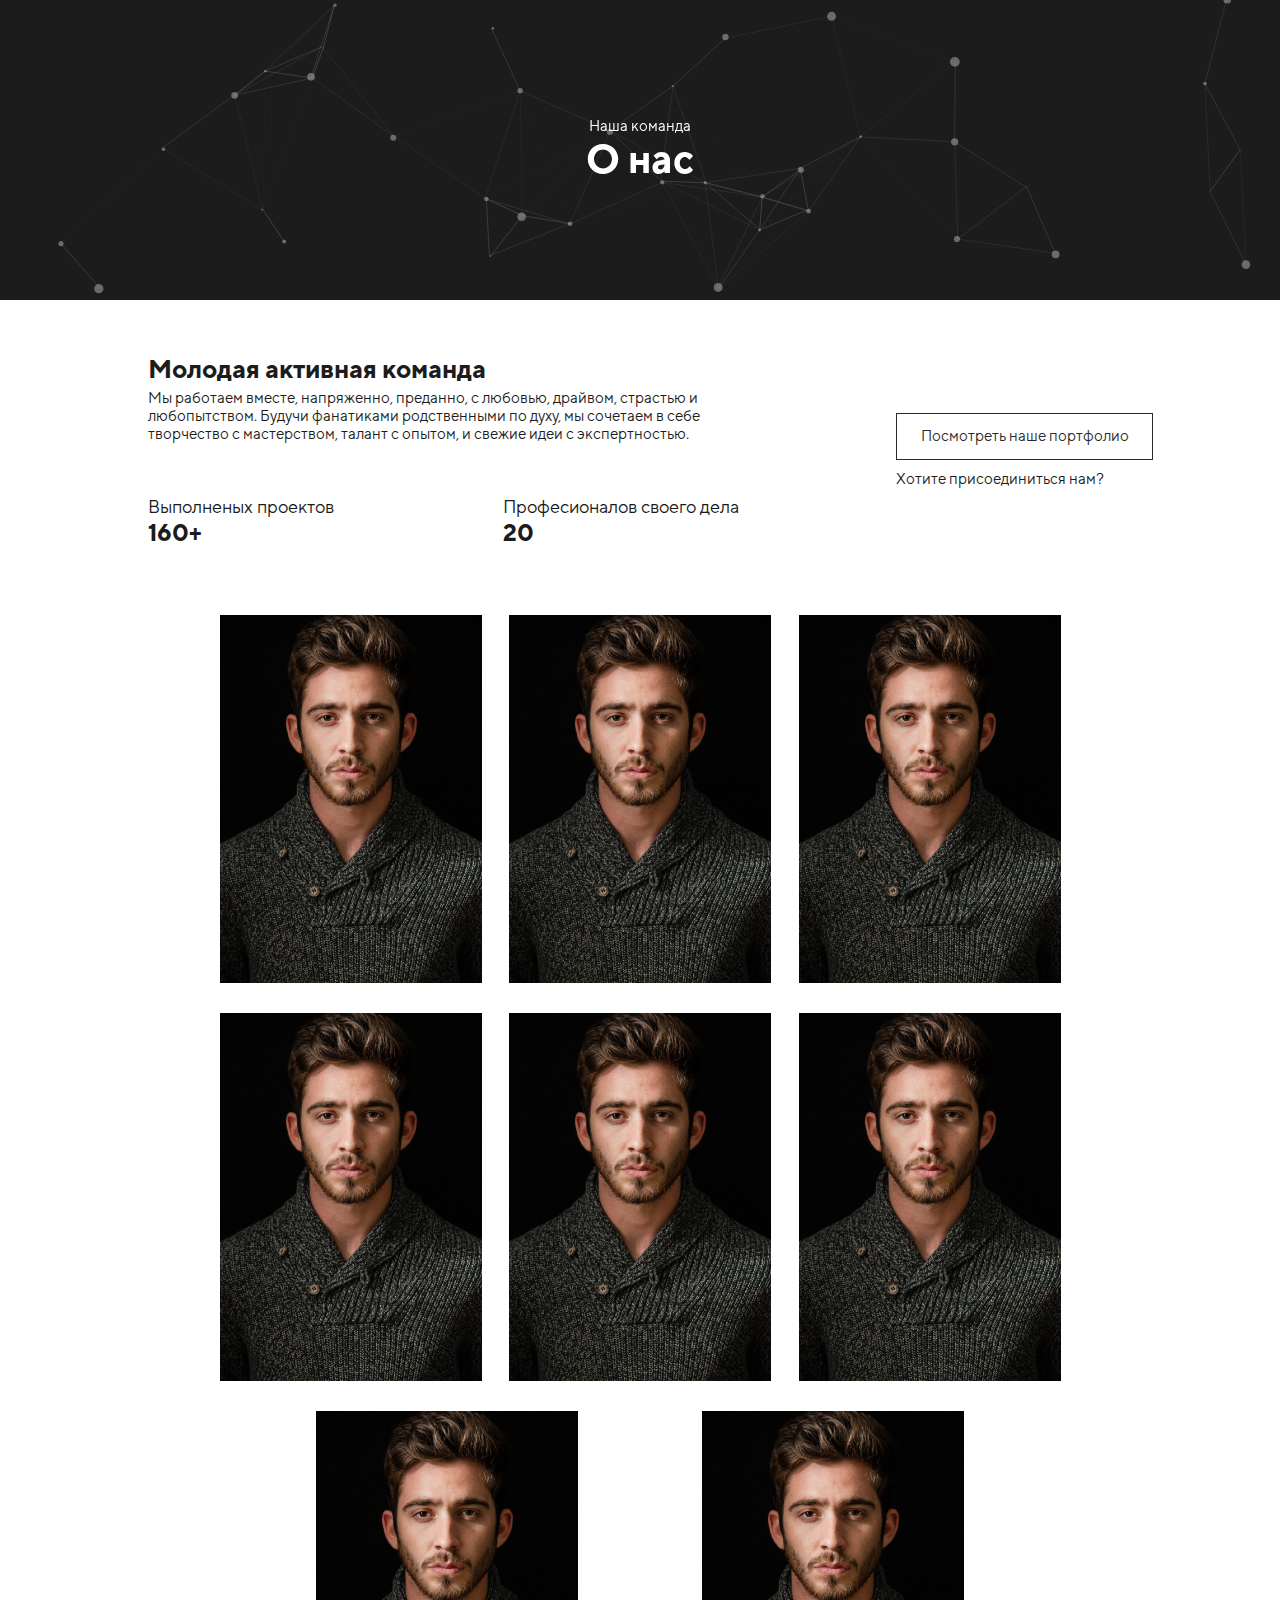
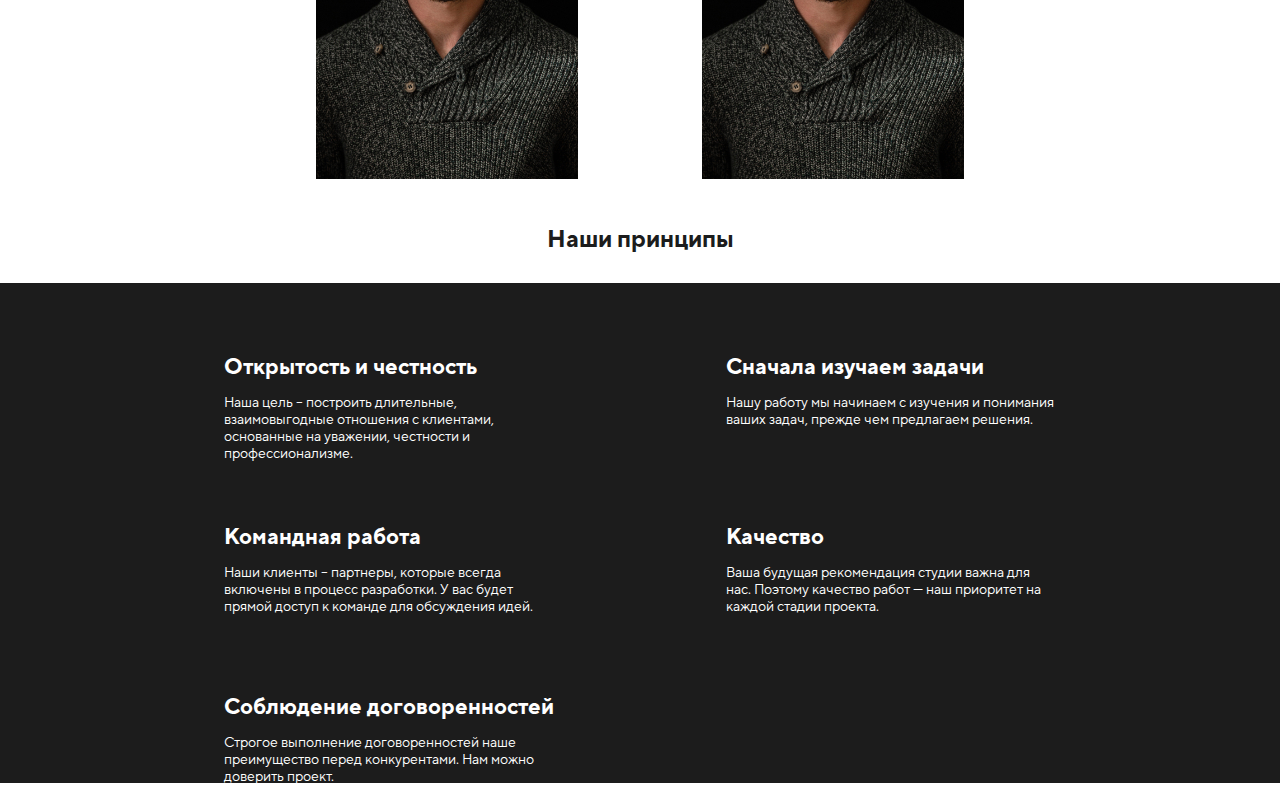
<file: Abought_us.html>
<!DOCTYPE html>
<html lang="en">

<head>
    <meta charset="UTF-8">
    <meta name="viewport" content="width=device-width, initial-scale=1.0">
    <title>Abought_us</title>
    <link rel="stylesheet" href="css/abought_us.css">
    <link rel="stylesheet" href="css/font.css">
    <link rel="stylesheet" href="css/reset.css">
</head>

<body>
    <!-- MAIN -->
    <div class="main">
        <div id="particles-js"></div>

        <div class="main__text">
            <h3>Наша команда</h3>
            <h1>О нас</h1>
        </div>

    </div>

    <!-- Abought -->
    <div class="abought">

        <div class="abought_text">

            <div class="text">
                <h1>Молодая активная команда</h1>
                <p>Мы работаем вместе, напряженно, преданно, с любовью, драйвом, страстью и любопытством. Будучи
                    фанатиками родственными по духу, мы сочетаем в себе творчество с мастерством, талант с опытом, и
                    свежие идеи с экспертностью.
                </p>
            </div>

            <div class="blocks">

                <div class="project">
                    <p>Выполненых проектов </p>
                    <span>160+</span>
                </div>

                <div class="profi">
                    <p>Професионалов своего дела </p>
                    <span>20</span>
                </div>

            </div>

        </div>

        <div class="buttons">

            <a href="/portfolio.html" class="button__link">
                <div class="button">
                    <p class="button__link__text">Посмотреть наше портфолио</p>
                </div>
            </a>

            <a href="" class="conect">Хотите присоединиться нам?</a>

        </div>

    </div>

    <!-- IMG -->
    <div class="profis_imgs">

        <div class="conteiner">

            <div class="prof_img">
                <img src="img/profi/1.jpg" alt="error" class="medium" />
                <div class="block">
                    <h2 class="block__h2">HEAD OF DESIGN</h2>
                    <h1 class="block__h1">Артур</h1>
                    <p class="block__p">100+ проектов</p>
                    <a href="" class="block__link">
                        <p>Посмотреть работы</p>
                        <svg width="25" height="10" viewBox="0 0 25 10" fill="none" xmlns="http://www.w3.org/2000/svg">
                            <path
                                d="M24.7136 4.44696C24.7133 4.44672 24.713 4.44645 24.7127 4.44621L19.61 0.383717C19.2277 0.0793811 18.6094 0.0805136 18.2289 0.386373C17.8484 0.692193 17.8499 1.18684 18.2321 1.49122L21.6581 4.21871H0.976562C0.437207 4.21871 0 4.56848 0 4.99996C0 5.43145 0.437207 5.78121 0.976562 5.78121H21.6581L18.2322 8.50871C17.8499 8.81309 17.8484 9.30773 18.2289 9.61355C18.6094 9.91945 19.2278 9.92051 19.61 9.61621L24.7127 5.55371C24.713 5.55348 24.7133 5.55321 24.7136 5.55297C25.0961 5.24758 25.0949 4.75133 24.7136 4.44696Z"
                                fill="white" />
                        </svg>
                    </a>
                </div>
            </div>

            <div class="prof_img">
                <img src="img/profi/1.jpg" alt="error" class="medium" />
                <div class="block">
                    <h2 class="block__h2">HEAD OF DESIGN</h2>
                    <h1 class="block__h1">Артур</h1>
                    <p class="block__p">100+ проектов</p>
                    <a href="" class="block__link">
                        <p>Посмотреть работы</p>
                        <svg width="25" height="10" viewBox="0 0 25 10" fill="none" xmlns="http://www.w3.org/2000/svg">
                            <path
                                d="M24.7136 4.44696C24.7133 4.44672 24.713 4.44645 24.7127 4.44621L19.61 0.383717C19.2277 0.0793811 18.6094 0.0805136 18.2289 0.386373C17.8484 0.692193 17.8499 1.18684 18.2321 1.49122L21.6581 4.21871H0.976562C0.437207 4.21871 0 4.56848 0 4.99996C0 5.43145 0.437207 5.78121 0.976562 5.78121H21.6581L18.2322 8.50871C17.8499 8.81309 17.8484 9.30773 18.2289 9.61355C18.6094 9.91945 19.2278 9.92051 19.61 9.61621L24.7127 5.55371C24.713 5.55348 24.7133 5.55321 24.7136 5.55297C25.0961 5.24758 25.0949 4.75133 24.7136 4.44696Z"
                                fill="white" />
                        </svg>
                    </a>
                </div>
            </div>

            <div class="prof_img">
                <img src="img/profi/1.jpg" alt="error" class="medium" />
                <div class="block">
                    <h2 class="block__h2">HEAD OF DESIGN</h2>
                    <h1 class="block__h1">Артур</h1>
                    <p class="block__p">100+ проектов</p>
                    <a href="" class="block__link">
                        <p>Посмотреть работы</p>
                        <svg width="25" height="10" viewBox="0 0 25 10" fill="none" xmlns="http://www.w3.org/2000/svg">
                            <path
                                d="M24.7136 4.44696C24.7133 4.44672 24.713 4.44645 24.7127 4.44621L19.61 0.383717C19.2277 0.0793811 18.6094 0.0805136 18.2289 0.386373C17.8484 0.692193 17.8499 1.18684 18.2321 1.49122L21.6581 4.21871H0.976562C0.437207 4.21871 0 4.56848 0 4.99996C0 5.43145 0.437207 5.78121 0.976562 5.78121H21.6581L18.2322 8.50871C17.8499 8.81309 17.8484 9.30773 18.2289 9.61355C18.6094 9.91945 19.2278 9.92051 19.61 9.61621L24.7127 5.55371C24.713 5.55348 24.7133 5.55321 24.7136 5.55297C25.0961 5.24758 25.0949 4.75133 24.7136 4.44696Z"
                                fill="white" />
                        </svg>
                    </a>
                </div>
            </div>

            <div class="prof_img">
                <img src="img/profi/1.jpg" alt="error" class="medium" />
                <div class="block">
                    <h2 class="block__h2">HEAD OF DESIGN</h2>
                    <h1 class="block__h1">Артур</h1>
                    <p class="block__p">100+ проектов</p>
                    <a href="" class="block__link">
                        <p>Посмотреть работы</p>
                        <svg width="25" height="10" viewBox="0 0 25 10" fill="none" xmlns="http://www.w3.org/2000/svg">
                            <path
                                d="M24.7136 4.44696C24.7133 4.44672 24.713 4.44645 24.7127 4.44621L19.61 0.383717C19.2277 0.0793811 18.6094 0.0805136 18.2289 0.386373C17.8484 0.692193 17.8499 1.18684 18.2321 1.49122L21.6581 4.21871H0.976562C0.437207 4.21871 0 4.56848 0 4.99996C0 5.43145 0.437207 5.78121 0.976562 5.78121H21.6581L18.2322 8.50871C17.8499 8.81309 17.8484 9.30773 18.2289 9.61355C18.6094 9.91945 19.2278 9.92051 19.61 9.61621L24.7127 5.55371C24.713 5.55348 24.7133 5.55321 24.7136 5.55297C25.0961 5.24758 25.0949 4.75133 24.7136 4.44696Z"
                                fill="white" />
                        </svg>
                    </a>
                </div>
            </div>

            <div class="prof_img">
                <img src="img/profi/1.jpg" alt="error" class="medium" />
                <div class="block">
                    <h2 class="block__h2">HEAD OF DESIGN</h2>
                    <h1 class="block__h1">Артур</h1>
                    <p class="block__p">100+ проектов</p>
                    <a href="" class="block__link">
                        <p>Посмотреть работы</p>
                        <svg width="25" height="10" viewBox="0 0 25 10" fill="none" xmlns="http://www.w3.org/2000/svg">
                            <path
                                d="M24.7136 4.44696C24.7133 4.44672 24.713 4.44645 24.7127 4.44621L19.61 0.383717C19.2277 0.0793811 18.6094 0.0805136 18.2289 0.386373C17.8484 0.692193 17.8499 1.18684 18.2321 1.49122L21.6581 4.21871H0.976562C0.437207 4.21871 0 4.56848 0 4.99996C0 5.43145 0.437207 5.78121 0.976562 5.78121H21.6581L18.2322 8.50871C17.8499 8.81309 17.8484 9.30773 18.2289 9.61355C18.6094 9.91945 19.2278 9.92051 19.61 9.61621L24.7127 5.55371C24.713 5.55348 24.7133 5.55321 24.7136 5.55297C25.0961 5.24758 25.0949 4.75133 24.7136 4.44696Z"
                                fill="white" />
                        </svg>
                    </a>
                </div>
            </div>

            <div class="prof_img">
                <img src="img/profi/1.jpg" alt="error" class="medium" />
                <div class="block">
                    <h2 class="block__h2">HEAD OF DESIGN</h2>
                    <h1 class="block__h1">Артур</h1>
                    <p class="block__p">100+ проектов</p>
                    <a href="" class="block__link">
                        <p>Посмотреть работы</p>
                        <svg width="25" height="10" viewBox="0 0 25 10" fill="none" xmlns="http://www.w3.org/2000/svg">
                            <path
                                d="M24.7136 4.44696C24.7133 4.44672 24.713 4.44645 24.7127 4.44621L19.61 0.383717C19.2277 0.0793811 18.6094 0.0805136 18.2289 0.386373C17.8484 0.692193 17.8499 1.18684 18.2321 1.49122L21.6581 4.21871H0.976562C0.437207 4.21871 0 4.56848 0 4.99996C0 5.43145 0.437207 5.78121 0.976562 5.78121H21.6581L18.2322 8.50871C17.8499 8.81309 17.8484 9.30773 18.2289 9.61355C18.6094 9.91945 19.2278 9.92051 19.61 9.61621L24.7127 5.55371C24.713 5.55348 24.7133 5.55321 24.7136 5.55297C25.0961 5.24758 25.0949 4.75133 24.7136 4.44696Z"
                                fill="white" />
                        </svg>
                    </a>
                </div>
            </div>

            <div class="prof_img">
                <img src="img/profi/1.jpg" alt="error" class="medium" />
                <div class="block">
                    <h2 class="block__h2">HEAD OF DESIGN</h2>
                    <h1 class="block__h1">Артур</h1>
                    <p class="block__p">100+ проектов</p>
                    <a href="" class="block__link">
                        <p>Посмотреть работы</p>
                        <svg width="25" height="10" viewBox="0 0 25 10" fill="none" xmlns="http://www.w3.org/2000/svg">
                            <path
                                d="M24.7136 4.44696C24.7133 4.44672 24.713 4.44645 24.7127 4.44621L19.61 0.383717C19.2277 0.0793811 18.6094 0.0805136 18.2289 0.386373C17.8484 0.692193 17.8499 1.18684 18.2321 1.49122L21.6581 4.21871H0.976562C0.437207 4.21871 0 4.56848 0 4.99996C0 5.43145 0.437207 5.78121 0.976562 5.78121H21.6581L18.2322 8.50871C17.8499 8.81309 17.8484 9.30773 18.2289 9.61355C18.6094 9.91945 19.2278 9.92051 19.61 9.61621L24.7127 5.55371C24.713 5.55348 24.7133 5.55321 24.7136 5.55297C25.0961 5.24758 25.0949 4.75133 24.7136 4.44696Z"
                                fill="white" />
                        </svg>
                    </a>
                </div>
            </div>

            <div class="prof_img">
                <img src="img/profi/1.jpg" alt="error" class="medium" />
                <div class="block">
                    <h2 class="block__h2">HEAD OF DESIGN</h2>
                    <h1 class="block__h1">Артур</h1>
                    <p class="block__p">100+ проектов</p>
                    <a href="" class="block__link">
                        <p>Посмотреть работы</p>
                        <svg width="25" height="10" viewBox="0 0 25 10" fill="none" xmlns="http://www.w3.org/2000/svg">
                            <path
                                d="M24.7136 4.44696C24.7133 4.44672 24.713 4.44645 24.7127 4.44621L19.61 0.383717C19.2277 0.0793811 18.6094 0.0805136 18.2289 0.386373C17.8484 0.692193 17.8499 1.18684 18.2321 1.49122L21.6581 4.21871H0.976562C0.437207 4.21871 0 4.56848 0 4.99996C0 5.43145 0.437207 5.78121 0.976562 5.78121H21.6581L18.2322 8.50871C17.8499 8.81309 17.8484 9.30773 18.2289 9.61355C18.6094 9.91945 19.2278 9.92051 19.61 9.61621L24.7127 5.55371C24.713 5.55348 24.7133 5.55321 24.7136 5.55297C25.0961 5.24758 25.0949 4.75133 24.7136 4.44696Z"
                                fill="white" />
                        </svg>
                    </a>
                </div>
            </div>

        </div>

        <h1 class="principle_head_text">Наши принципы</h1>

    </div>

    <!-- Principle -->
    <div class="principle">

        <div id="particles-js"></div>

        <div class="principle__text">
            <div class="honesty principle-text_block">
                <h1>Открытость и честность</h1>
                <p>Наша цель – построить длительные, взаимовыгодные отношения с клиентами, основанные на уважении,
                    честности и профессионализме.</p>
            </div>

            <div class="honesty principle-text_block">
                <h1>Сначала изучаем задачи</h1>
                <p>Нашу работу мы начинаем с изучения и понимания ваших задач, прежде чем предлагаем решения.</p>
            </div>

            <div class="honesty principle-text_block">
                <h1>Командная работа</h1>
                <p>Наши клиенты – партнеры, которые всегда включены в процесс разработки. У вас будет прямой доступ к
                    команде для обсуждения идей.</p>
            </div>

            <div class="honesty principle-text_block">
                <h1>Качество</h1>
                <p>Ваша будущая рекомендация студии важна для нас. Поэтому качество работ — наш приоритет на каждой
                    стадии проекта.</p>
            </div>

            <div class="honesty principle-text_block">
                <h1>Соблюдение договоренностей</h1>
                <p>Строгое выполнение договоренностей наше преимущество перед конкурентами. Нам можно доверить проект.
                </p>
            </div>

            <div class="principle-text_block">
            </div>
        </div>

    </div>


    <!-- scripts -->
    <script src="js/particles.js"></script>
    <script src="js/app.js"></script>
</body>

</html>
</file>
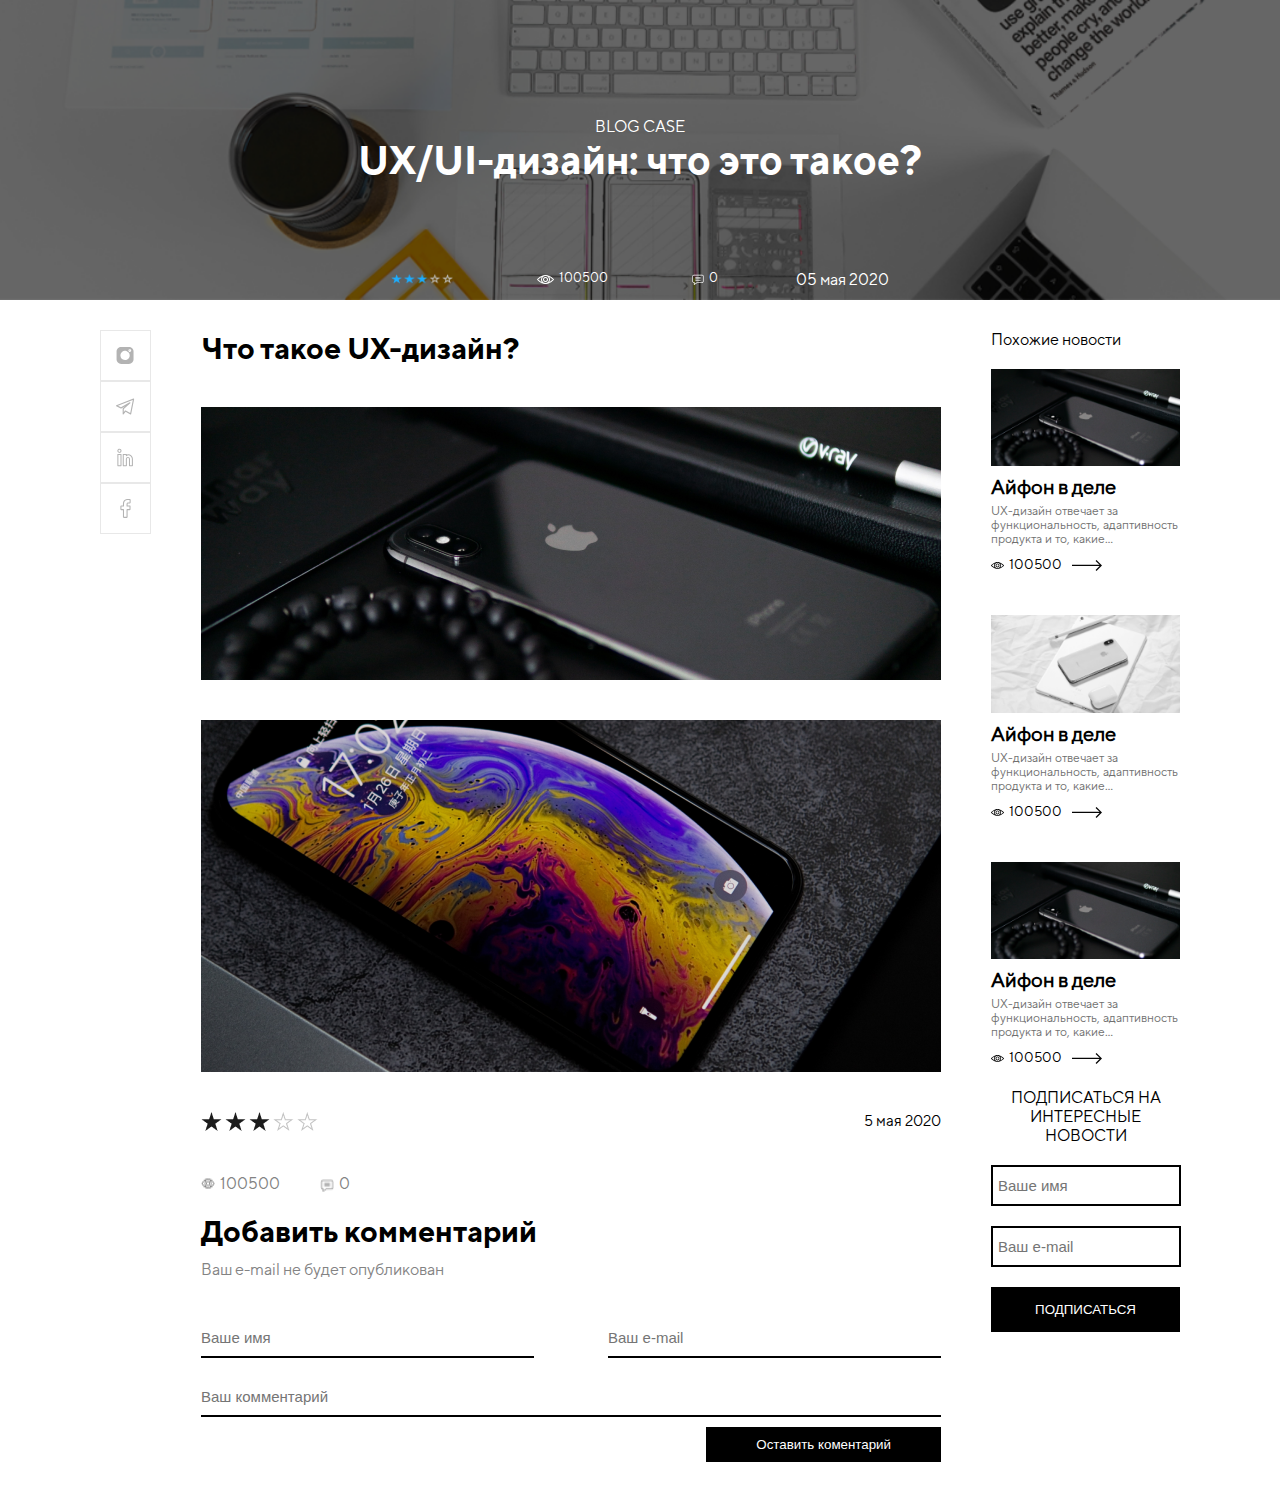
<file: blog.html>
<!DOCTYPE html>
<html lang="en">
<head>
    <meta charset="UTF-8">
    <meta name="viewport" content="width=device-width, initial-scale=1.0">
    <link rel="stylesheet" href="css/font.css">
    <link rel="stylesheet" href="css/blog.css">
    <title>Blog</title>
</head>
<body>
    <main>
        <div class="top">
            <div class="text">
                <p>BLOG CASE</p>
                <p>UX/UI-дизайн: что это такое?</p>
            </div>
            <div class="line">
                <img src="img/img_blog/stars.png" alt="#">
                <div class="line1">
                    <img src="img/img_blog/eye.png" alt="#">
                    <p>100500</p>
                </div>
                <div class="line1">
                    <img src="img/img_blog/message.png" alt="#">
                    <p>0</p>
                </div>
                <p>05 мая 2020</p>
            </div>
        </div>
        <div class="main">
            <div class="left">
                <div class="block instagram">
                    <a href="#">
                        <svg width="16" height="17" viewBox="0 0 16 17" xmlns="http://www.w3.org/2000/svg">
                        <path
                          d="M11.082 0.838867H4.11298C3.02272 0.840455 1.97759 1.27433 1.20675 2.04535C0.435919 2.81637 0.00229918 3.86161 0.000976563 4.95187V11.9209C0.000975404 13.012 0.434011 14.0585 1.20499 14.8306C1.97597 15.6027 3.02185 16.0373 4.11298 16.0389H11.082C12.1724 16.0375 13.2178 15.6038 13.9888 14.8327C14.7599 14.0617 15.1937 13.0163 15.195 11.9259V4.95187C15.1937 3.86144 14.7599 2.81605 13.9888 2.045C13.2178 1.27395 12.1724 0.84019 11.082 0.838867V0.838867ZM7.60098 12.5919C6.77898 12.5925 5.97528 12.3492 5.29156 11.8929C4.60783 11.4367 4.07481 10.7878 3.75993 10.0285C3.44504 9.26924 3.36245 8.43361 3.52259 7.62737C3.68274 6.82113 4.07843 6.0805 4.65959 5.49919C5.24076 4.91789 5.98129 4.52202 6.7875 4.36168C7.5937 4.20134 8.42935 4.28374 9.18872 4.59844C9.94809 4.91314 10.597 5.446 11.0535 6.12962C11.5099 6.81323 11.7534 7.61687 11.753 8.43887C11.7511 9.53957 11.3131 10.5947 10.5349 11.3731C9.75668 12.1515 8.70168 12.5898 7.60098 12.5919ZM11.855 5.26187C11.6118 5.26246 11.3738 5.19082 11.1714 5.05602C10.969 4.92123 10.8111 4.72935 10.7178 4.50472C10.6246 4.2801 10.6001 4.03284 10.6476 3.7943C10.695 3.55575 10.8122 3.33667 10.9844 3.16483C11.1565 2.993 11.3758 2.87614 11.6144 2.82908C11.853 2.78202 12.1002 2.80687 12.3247 2.9005C12.5492 2.99412 12.7408 3.15229 12.8752 3.35496C13.0097 3.55762 13.081 3.79565 13.08 4.03887C13.0784 4.3636 12.9483 4.67452 12.7183 4.90367C12.4882 5.13283 12.1767 5.26161 11.852 5.26187H11.855Z" />
                        <path
                          d="M7.59798 5.17285C6.95242 5.17285 6.32136 5.36428 5.7846 5.72293C5.24783 6.08158 4.82949 6.59136 4.58245 7.18777C4.3354 7.78419 4.27076 8.44047 4.3967 9.07362C4.52264 9.70678 4.8335 10.2884 5.28998 10.7448C5.74646 11.2013 6.32806 11.5122 6.96122 11.6381C7.59437 11.7641 8.25065 11.6994 8.84706 11.4524C9.44348 11.2053 9.95324 10.787 10.3119 10.2502C10.6705 9.71347 10.862 9.0824 10.862 8.43684C10.8609 7.5715 10.5167 6.74191 9.9048 6.13002C9.29291 5.51813 8.46332 5.17391 7.59798 5.17285Z"
                          fill="none" />
                        <path
                          d="M11.852 3.6958C11.7854 3.6958 11.7202 3.71556 11.6648 3.75259C11.6094 3.78962 11.5662 3.84225 11.5407 3.90383C11.5152 3.96541 11.5085 4.03317 11.5215 4.09854C11.5345 4.16391 11.5666 4.22396 11.6137 4.2711C11.6608 4.31823 11.7209 4.35032 11.7863 4.36332C11.8516 4.37632 11.9194 4.36965 11.981 4.34415C12.0426 4.31864 12.0952 4.27544 12.1322 4.22002C12.1692 4.1646 12.189 4.09945 12.189 4.0328C12.189 3.94342 12.1535 3.8577 12.0903 3.7945C12.0271 3.7313 11.9414 3.6958 11.852 3.6958Z" />
                      </svg>
                    </a>
                </div>
                <div class="block telegram">
                    <a href="#">
                        <svg width="18" height="17" viewBox="0 0 18 17" xmlns="http://www.w3.org/2000/svg">
                            <path
                              d="M0.299022 8.30781L4.49902 10.4028C4.57874 10.4425 4.66704 10.4618 4.75603 10.459C4.84503 10.4562 4.93195 10.4314 5.00902 10.3868L8.75502 8.21081L6.49002 10.2188C6.43342 10.269 6.38805 10.3306 6.35686 10.3995C6.32567 10.4684 6.30937 10.5432 6.30902 10.6188V15.5088C6.30937 15.6214 6.34502 15.731 6.41096 15.8223C6.47689 15.9135 6.56979 15.9818 6.67657 16.0174C6.78335 16.0531 6.89863 16.0544 7.00617 16.0211C7.1137 15.9878 7.20809 15.9216 7.27602 15.8318L9.09402 13.4148L13.594 15.9748C13.6679 16.0168 13.7506 16.0407 13.8355 16.0445C13.9204 16.0483 14.005 16.0319 14.0823 15.9967C14.1596 15.9614 14.2274 15.9084 14.2802 15.8418C14.333 15.7752 14.3693 15.6971 14.386 15.6138L17.186 1.64081C17.2047 1.54634 17.1977 1.44859 17.1657 1.35776C17.1337 1.26693 17.0779 1.18636 17.0041 1.12445C16.9303 1.06254 16.8413 1.02156 16.7463 1.0058C16.6513 0.990029 16.5538 1.00005 16.464 1.03481L0.341022 7.32581C0.244306 7.36403 0.160739 7.42945 0.100433 7.51417C0.0401274 7.59889 0.00566762 7.69928 0.00122395 7.80317C-0.00321972 7.90707 0.0225432 8.01003 0.075395 8.09959C0.128247 8.18915 0.205922 8.26147 0.299022 8.30781ZM15.939 2.39681L13.474 14.6768L9.21402 12.2508C9.09989 12.1852 8.96568 12.1636 8.83673 12.1901C8.70777 12.2166 8.59298 12.2895 8.51402 12.3948L7.38302 13.9028V10.8628L13.51 5.43381C13.6081 5.34491 13.6699 5.22298 13.6838 5.09134C13.6976 4.95969 13.6624 4.82758 13.5849 4.72026C13.5074 4.61295 13.3931 4.53796 13.2638 4.50965C13.1345 4.48134 12.9993 4.50169 12.884 4.56681L4.72302 9.31281L1.86202 7.88681L15.939 2.39681Z" />
                        </svg>
                    </a>
                </div>
                <div class="block linkedin">
                    <a href="#">
                        <svg width="18" height="21" viewBox="0 0 18 21" xmlns="http://www.w3.org/2000/svg">
                            <path
                              d="M3.93394 6.51904H0.679944C0.504371 6.51904 0.335989 6.58879 0.21184 6.71294C0.0876905 6.83709 0.0179443 7.00547 0.0179443 7.18105V19.444C0.0182093 19.6194 0.0880725 19.7876 0.212193 19.9115C0.336313 20.0354 0.504544 20.105 0.679944 20.105H3.93394C4.10917 20.1048 4.27715 20.0351 4.40105 19.9111C4.52495 19.7872 4.59468 19.6193 4.59494 19.444V7.18105C4.59494 7.00565 4.52534 6.83741 4.4014 6.71329C4.27747 6.58917 4.10934 6.51931 3.93394 6.51904ZM3.46294 18.973H1.15094V7.65204H3.46294V18.973Z" />
                            <path
                              d="M2.30698 0.802979C1.85074 0.803176 1.4048 0.938648 1.02555 1.19226C0.646297 1.44588 0.350759 1.80625 0.176301 2.22782C0.00184259 2.64939 -0.043701 3.11322 0.045428 3.56066C0.134557 4.00811 0.354356 4.41909 0.677036 4.74163C0.999715 5.06417 1.41078 5.28379 1.85827 5.37272C2.30576 5.46166 2.76957 5.41591 3.19106 5.24127C3.61255 5.06663 3.9728 4.77094 4.22625 4.39158C4.4797 4.01221 4.61498 3.56622 4.61498 3.10998C4.61418 2.49819 4.37073 1.91171 3.93804 1.47921C3.50535 1.0467 2.91876 0.803508 2.30698 0.802979ZM2.30698 4.28498C2.07458 4.28498 1.84741 4.21607 1.65418 4.08696C1.46095 3.95784 1.31035 3.77433 1.22142 3.55963C1.13249 3.34493 1.10922 3.10868 1.15455 2.88075C1.19989 2.65282 1.3118 2.44345 1.47613 2.27913C1.64045 2.1148 1.84982 2.00289 2.07775 1.95756C2.30567 1.91222 2.54193 1.93549 2.75663 2.02442C2.97133 2.11335 3.15484 2.26396 3.28395 2.45718C3.41306 2.65041 3.48198 2.87759 3.48198 3.10998C3.48171 3.42153 3.35783 3.72024 3.13754 3.94054C2.91724 4.16083 2.61853 4.28471 2.30698 4.28498Z" />
                            <path
                              d="M15.12 7.95705C14.3399 7.30681 13.3515 6.95959 12.336 6.97905C11.7083 6.99092 11.091 7.14116 10.528 7.41905V7.15105C10.528 7.06805 10.5117 6.98587 10.4799 6.90919C10.4482 6.83252 10.4016 6.76283 10.3429 6.70415C10.2842 6.64546 10.2146 6.59891 10.1379 6.56715C10.0612 6.53539 9.97902 6.51904 9.89603 6.51904H6.58403C6.50103 6.51904 6.41886 6.53539 6.34218 6.56715C6.2655 6.59891 6.19583 6.64546 6.13715 6.70415C6.07846 6.76283 6.0319 6.83252 6.00014 6.90919C5.96838 6.98587 5.95203 7.06805 5.95203 7.15105V19.474C5.95203 19.557 5.96838 19.6392 6.00014 19.7159C6.0319 19.7926 6.07846 19.8623 6.13715 19.9209C6.19583 19.9796 6.2655 20.0262 6.34218 20.0579C6.41886 20.0897 6.50103 20.106 6.58403 20.106H9.96303C10.1131 20.106 10.2571 20.0464 10.3633 19.9403C10.4694 19.8341 10.529 19.6902 10.529 19.54V12.19C10.5267 11.8865 10.6422 11.5938 10.8513 11.3737C11.0604 11.1536 11.3467 11.0232 11.65 11.01C11.8046 11.0055 11.9586 11.032 12.1028 11.088C12.247 11.144 12.3785 11.2283 12.4895 11.336C12.6005 11.4436 12.6889 11.5725 12.7492 11.7149C12.8096 11.8573 12.8408 12.0104 12.841 12.165V19.549C12.8413 19.6959 12.8997 19.8367 13.0036 19.9405C13.1074 20.0443 13.2482 20.1028 13.395 20.103H16.642C16.7889 20.1028 16.9296 20.0443 17.0335 19.9405C17.1373 19.8367 17.1958 19.6959 17.196 19.549V12.39C17.1969 11.5437 17.0113 10.7076 16.6525 9.94109C16.2937 9.17458 15.7705 8.4965 15.12 7.95505V7.95705ZM16.064 18.973H13.973V12.168C13.9605 11.5694 13.7139 10.9995 13.2861 10.5805C12.8583 10.1615 12.2833 9.92688 11.6845 9.92688C11.0857 9.92688 10.5108 10.1615 10.083 10.5805C9.65515 10.9995 9.40854 11.5694 9.39603 12.168V18.973H7.08403V7.65204H9.39603V8.47505C9.39602 8.58405 9.42749 8.69074 9.48665 8.78229C9.54581 8.87384 9.63013 8.94636 9.72951 8.99113C9.82889 9.03591 9.93909 9.05103 10.0469 9.0347C10.1546 9.01836 10.2554 8.97127 10.337 8.89905C10.8955 8.40507 11.6116 8.12608 12.357 8.11205C13.1 8.09736 13.8233 8.35123 14.394 8.82704C14.917 9.26239 15.3377 9.80761 15.6262 10.4239C15.9146 11.0403 16.0638 11.7126 16.063 12.3931L16.064 18.973Z" />
                        </svg>  
                    </a>
                </div>
                <div class="block facebook">
                    <a href="#">
                        <svg width="11" height="20" viewBox="0 0 11 20" fill="none" xmlns="http://www.w3.org/2000/svg">
                            <path d="M6.78257 19.9609H3.73393C3.22471 19.9609 2.81048 19.5258 2.81048 18.9908V11.7667H1.03185C0.522629 11.7667 0.108398 11.3313 0.108398 10.7965V7.70096C0.108398 7.16599 0.522629 6.7308 1.03185 6.7308H2.81048V5.18066C2.81048 3.64365 3.26989 2.33597 4.13887 1.39923C5.01177 0.458221 6.23166 -0.0390625 7.66666 -0.0390625L9.99169 -0.0350952C10.5 -0.0341797 10.9135 0.401001 10.9135 0.935059V3.8092C10.9135 4.34418 10.4995 4.77936 9.99039 4.77936L8.42497 4.77997C7.94756 4.77997 7.82599 4.88052 7.79999 4.91135C7.75714 4.96246 7.70616 5.10696 7.70616 5.50598V6.73065H9.87274C10.0358 6.73065 10.1939 6.77292 10.3297 6.85257C10.6226 7.02454 10.8048 7.3497 10.8048 7.70111L10.8036 10.7967C10.8036 11.3313 10.3894 11.7665 9.88015 11.7665H7.70616V18.9908C7.70616 19.5258 7.29179 19.9609 6.78257 19.9609ZM3.92653 18.7885H6.58998V11.2418C6.58998 10.8846 6.86666 10.594 7.20653 10.594H9.68756L9.68857 7.90329H7.20638C6.86652 7.90329 6.58998 7.61276 6.58998 7.25555V5.50598C6.58998 5.04791 6.63427 4.52698 6.96339 4.13544C7.36107 3.66211 7.98779 3.60748 8.42468 3.60748L9.7975 3.60687V1.13709L7.66579 1.13342C5.35963 1.13342 3.92653 2.68433 3.92653 5.18066V7.25555C3.92653 7.61261 3.64998 7.90329 3.31012 7.90329H1.22444V10.594H3.31012C3.64998 10.594 3.92653 10.8846 3.92653 11.2418V18.7885ZM9.98951 1.13739H9.98966H9.98951Z"/>
                        </svg> 
                    </a>
                </div>
            </div>
            <div class="center">
                <p>Что такое UX-дизайн?</p>
                <img src="img/img_blog/center1.png" alt="#">
                <img src="img/img_blog/center2.png" alt="#">
                <div class="line2">
                    <div class="stars">
                        <img src="img/img_blog/Star 1.png" alt="#">
                        <img src="img/img_blog/Star 1.png" alt="#">
                        <img src="img/img_blog/Star 1.png" alt="#">
                        <img src="img/img_blog/Star 2.png" alt="#">
                        <img src="img/img_blog/Star 2.png" alt="#">
                    </div>
                    <p>5 мая 2020</p>
                </div>
                <div class="line3">
                    <div class="views">
                        <img src="img/img_blog/eye-grey.png" alt="#">
                        <p>100500</p>
                    </div>
                    <div class="message">
                        <img src="img/img_blog/message-grey.png" alt="#">
                        <p>0</p>
                    </div>
                </div>
                <div class="comments">
                    <p>Добавить комментарий</p>
                    <p>Ваш e-mail не будет опубликован</p>
                    <div class="forms">
                        <form action="" method="get">
                            <input type="text" placeholder="Ваше имя">
                        </form>
                        <form action="" method="get">
                            <input type="text" placeholder="Ваш e-mail">
                        </form>
                    </div>
                    <form action="" method="get">
                        <input type="text" placeholder="Ваш комментарий">
                    </form>
                    <div class="sent">
                        <button>Оставить коментарий</button>
                    </div>
                </div>
            </div>
            <div class="right">
                <p>Похожие новости</p>
                <div class="news">
                    <img src="img/img_blog/new1.png" alt="#">
                    <p>Айфон в деле</p>
                    <p>UX-дизайн отвечает за функциональность, адаптивность продукта и то, какие...</p>
                    <div class="views1">
                        <svg width="13" height="13" viewBox="0 0 13 13" fill="none" class="eye-black" xmlns="http://www.w3.org/2000/svg">
                            <g clip-path="url(#clip0)">
                            <path d="M12.9018 6.24463C12.8724 6.21218 12.1703 5.44073 11.0373 4.66261C9.52238 3.6222 7.95341 3.07227 6.5 3.07227C5.04661 3.07227 3.47765 3.6222 1.96274 4.66261C0.829755 5.44073 0.127626 6.21218 0.0983 6.24463C-0.0327667 6.38966 -0.0327667 6.61036 0.0983 6.75536C0.127626 6.78781 0.82978 7.55926 1.96276 8.33738C3.47765 9.37781 5.04664 9.92775 6.5 9.92775C7.95339 9.92775 9.52235 9.37781 11.0373 8.3374C12.1702 7.55928 12.8724 6.78784 12.9017 6.75539C13.0328 6.61036 13.0328 6.38966 12.9018 6.24463ZM3.69395 8.46626C2.66806 7.97389 1.68969 7.25233 0.914966 6.50016C1.36375 6.06519 2.3796 5.16639 3.69451 4.53294C3.30268 5.09011 3.07228 5.76863 3.07228 6.50001C3.07226 7.23103 3.30243 7.90924 3.69395 8.46626ZM6.5 9.16603C5.0312 9.16603 3.83398 7.97114 3.83398 6.50001C3.83398 5.02996 5.02996 3.83399 6.5 3.83399C7.96895 3.83399 9.16602 5.02902 9.16602 6.50001C9.16605 7.97005 7.97007 9.16603 6.5 9.16603ZM9.30554 8.46707C9.69737 7.9099 9.92777 7.23139 9.92777 6.50001C9.92777 5.76898 9.6976 5.09077 9.3061 4.53375C10.332 5.02613 11.3104 5.74768 12.0851 6.49985C11.6363 6.93482 10.6204 7.83363 9.30554 8.46707Z" fill="black"/>
                            <path d="M6.5 4.5957C5.44997 4.5957 4.5957 5.44997 4.5957 6.5C4.5957 7.55004 5.44997 8.4043 6.5 8.4043C7.55004 8.4043 8.4043 7.55004 8.4043 6.5C8.40433 5.44997 7.55006 4.5957 6.5 4.5957ZM6.5 7.64258C5.86998 7.64258 5.35742 7.13002 5.35742 6.5C5.35742 5.86998 5.86998 5.35742 6.5 5.35742C7.13002 5.35742 7.64258 5.86998 7.64258 6.5C7.64258 7.13002 7.13005 7.64258 6.5 7.64258Z" fill="black"/>
                            </g>
                            <defs>
                            <clipPath id="clip0">
                            <rect width="13" height="13" fill="white"/>
                            </clipPath>
                            </defs>
                        </svg>
                        <p>100500</p>
                        <a href="#">
                            <svg width="22" height="8" viewBox="0 0 22 8" fill="none" class="arrow" xmlns="http://www.w3.org/2000/svg">
                                <path d="M0 4.45956H20.2236L17.3038 7.35041L17.9599 8L22 4L17.9599 0L17.3038 0.649589L20.2236 3.54044H0V4.45956Z" fill="#060606"/>
                            </svg>    
                        </a>
                    </div>
                </div>
                <div class="news">
                    <img src="img/img_blog/new2.png" alt="#">
                    <p>Айфон в деле</p>
                    <p>UX-дизайн отвечает за функциональность, адаптивность продукта и то, какие...</p>
                    <div class="views1">
                        <svg width="13" height="13" viewBox="0 0 13 13" fill="none" class="eye-black" xmlns="http://www.w3.org/2000/svg">
                            <g clip-path="url(#clip0)">
                            <path d="M12.9018 6.24463C12.8724 6.21218 12.1703 5.44073 11.0373 4.66261C9.52238 3.6222 7.95341 3.07227 6.5 3.07227C5.04661 3.07227 3.47765 3.6222 1.96274 4.66261C0.829755 5.44073 0.127626 6.21218 0.0983 6.24463C-0.0327667 6.38966 -0.0327667 6.61036 0.0983 6.75536C0.127626 6.78781 0.82978 7.55926 1.96276 8.33738C3.47765 9.37781 5.04664 9.92775 6.5 9.92775C7.95339 9.92775 9.52235 9.37781 11.0373 8.3374C12.1702 7.55928 12.8724 6.78784 12.9017 6.75539C13.0328 6.61036 13.0328 6.38966 12.9018 6.24463ZM3.69395 8.46626C2.66806 7.97389 1.68969 7.25233 0.914966 6.50016C1.36375 6.06519 2.3796 5.16639 3.69451 4.53294C3.30268 5.09011 3.07228 5.76863 3.07228 6.50001C3.07226 7.23103 3.30243 7.90924 3.69395 8.46626ZM6.5 9.16603C5.0312 9.16603 3.83398 7.97114 3.83398 6.50001C3.83398 5.02996 5.02996 3.83399 6.5 3.83399C7.96895 3.83399 9.16602 5.02902 9.16602 6.50001C9.16605 7.97005 7.97007 9.16603 6.5 9.16603ZM9.30554 8.46707C9.69737 7.9099 9.92777 7.23139 9.92777 6.50001C9.92777 5.76898 9.6976 5.09077 9.3061 4.53375C10.332 5.02613 11.3104 5.74768 12.0851 6.49985C11.6363 6.93482 10.6204 7.83363 9.30554 8.46707Z" fill="black"/>
                            <path d="M6.5 4.5957C5.44997 4.5957 4.5957 5.44997 4.5957 6.5C4.5957 7.55004 5.44997 8.4043 6.5 8.4043C7.55004 8.4043 8.4043 7.55004 8.4043 6.5C8.40433 5.44997 7.55006 4.5957 6.5 4.5957ZM6.5 7.64258C5.86998 7.64258 5.35742 7.13002 5.35742 6.5C5.35742 5.86998 5.86998 5.35742 6.5 5.35742C7.13002 5.35742 7.64258 5.86998 7.64258 6.5C7.64258 7.13002 7.13005 7.64258 6.5 7.64258Z" fill="black"/>
                            </g>
                            <defs>
                            <clipPath id="clip0">
                            <rect width="13" height="13" fill="white"/>
                            </clipPath>
                            </defs>
                        </svg>
                        <p>100500</p>
                        <a href="#">
                            <svg width="22" height="8" viewBox="0 0 22 8" fill="none" class="arrow" xmlns="http://www.w3.org/2000/svg">
                                <path d="M0 4.45956H20.2236L17.3038 7.35041L17.9599 8L22 4L17.9599 0L17.3038 0.649589L20.2236 3.54044H0V4.45956Z" fill="#060606"/>
                            </svg>    
                        </a>
                    </div>
                </div>
                <div class="news">
                    <img src="img/img_blog/new1.png" alt="#">
                    <p>Айфон в деле</p>
                    <p>UX-дизайн отвечает за функциональность, адаптивность продукта и то, какие...</p>
                    <div class="views1">
                        <svg width="13" height="13" viewBox="0 0 13 13" fill="none" class="eye-black" xmlns="http://www.w3.org/2000/svg">
                            <g clip-path="url(#clip0)">
                            <path d="M12.9018 6.24463C12.8724 6.21218 12.1703 5.44073 11.0373 4.66261C9.52238 3.6222 7.95341 3.07227 6.5 3.07227C5.04661 3.07227 3.47765 3.6222 1.96274 4.66261C0.829755 5.44073 0.127626 6.21218 0.0983 6.24463C-0.0327667 6.38966 -0.0327667 6.61036 0.0983 6.75536C0.127626 6.78781 0.82978 7.55926 1.96276 8.33738C3.47765 9.37781 5.04664 9.92775 6.5 9.92775C7.95339 9.92775 9.52235 9.37781 11.0373 8.3374C12.1702 7.55928 12.8724 6.78784 12.9017 6.75539C13.0328 6.61036 13.0328 6.38966 12.9018 6.24463ZM3.69395 8.46626C2.66806 7.97389 1.68969 7.25233 0.914966 6.50016C1.36375 6.06519 2.3796 5.16639 3.69451 4.53294C3.30268 5.09011 3.07228 5.76863 3.07228 6.50001C3.07226 7.23103 3.30243 7.90924 3.69395 8.46626ZM6.5 9.16603C5.0312 9.16603 3.83398 7.97114 3.83398 6.50001C3.83398 5.02996 5.02996 3.83399 6.5 3.83399C7.96895 3.83399 9.16602 5.02902 9.16602 6.50001C9.16605 7.97005 7.97007 9.16603 6.5 9.16603ZM9.30554 8.46707C9.69737 7.9099 9.92777 7.23139 9.92777 6.50001C9.92777 5.76898 9.6976 5.09077 9.3061 4.53375C10.332 5.02613 11.3104 5.74768 12.0851 6.49985C11.6363 6.93482 10.6204 7.83363 9.30554 8.46707Z" fill="black"/>
                            <path d="M6.5 4.5957C5.44997 4.5957 4.5957 5.44997 4.5957 6.5C4.5957 7.55004 5.44997 8.4043 6.5 8.4043C7.55004 8.4043 8.4043 7.55004 8.4043 6.5C8.40433 5.44997 7.55006 4.5957 6.5 4.5957ZM6.5 7.64258C5.86998 7.64258 5.35742 7.13002 5.35742 6.5C5.35742 5.86998 5.86998 5.35742 6.5 5.35742C7.13002 5.35742 7.64258 5.86998 7.64258 6.5C7.64258 7.13002 7.13005 7.64258 6.5 7.64258Z" fill="black"/>
                            </g>
                            <defs>
                            <clipPath id="clip0">
                            <rect width="13" height="13" fill="white"/>
                            </clipPath>
                            </defs>
                        </svg>
                        <p>100500</p>
                        <a href="#">
                            <svg width="22" height="8" viewBox="0 0 22 8" fill="none" class="arrow" xmlns="http://www.w3.org/2000/svg">
                                <path d="M0 4.45956H20.2236L17.3038 7.35041L17.9599 8L22 4L17.9599 0L17.3038 0.649589L20.2236 3.54044H0V4.45956Z" fill="#060606"/>
                            </svg>    
                        </a>
                    </div>
                </div>
                <p>Подписаться на Интересные новости</p>
                <form action="" method="get">
                    <input type="text" placeholder="Ваше имя">
                </form>
                <form action="" method="get">
                    <input type="text" placeholder="Ваш e-mail">
                </form>
                <button type="submit">ПОДПИСАТЬСЯ</button>
            </div>
        </div>
    </main>
</body>
</html>
</file>
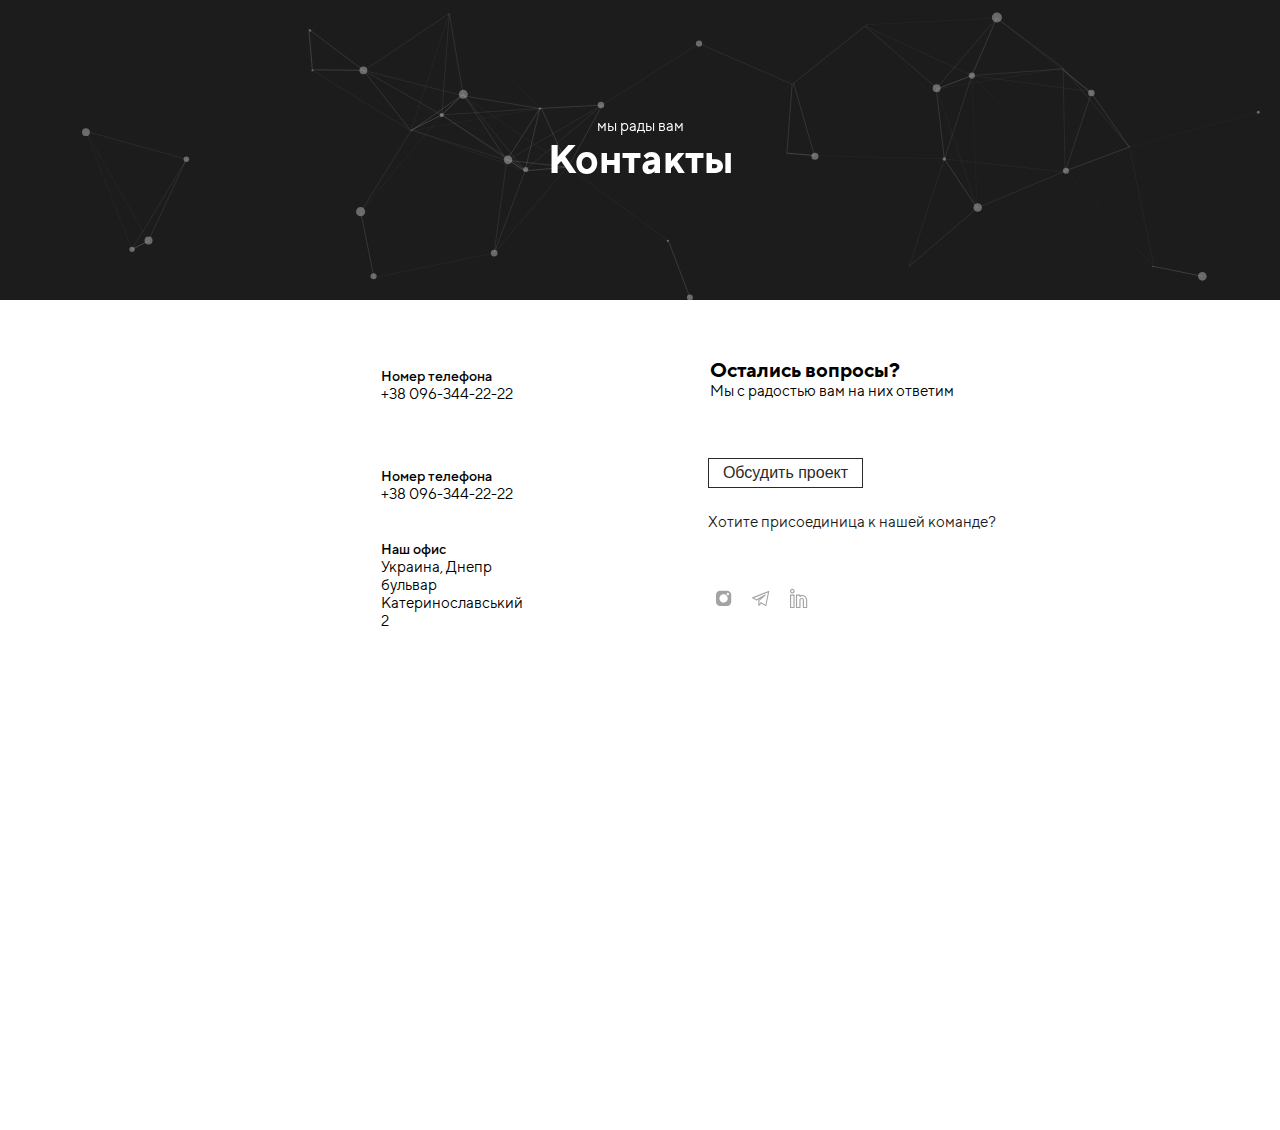
<file: contacts.html>
<!DOCTYPE html>
<html lang="en">

<head>
    <meta charset="UTF-8">
    <meta name="viewport" content="width=device-width, initial-scale=1.0">
    <title>contacts</title>
    <link rel="stylesheet" media="screen" href="css/contacts.css" />
    <link rel="stylesheet" href="css/reset.css" />
    <link rel="stylesheet" href="css/font.css" />
    <link rel="stylesheet" href="css/form.css">
</head>

<body>

    <!-- MAIN -->
    <div class="main">
        <div id="particles-js"></div>

        <div class="main__text">
            <h3>мы рады вам</h3>
            <h1>Контакты</h1>
        </div>

    </div>

    <!-- CONTACTS -->
    <div class="contacts">

        <div class="contacts_block">

            <div class="block1">

                <div class="phone">
                    <h3>Номер телефона</h3>
                    <p>+38 096-344-22-22</p>
                </div>

                <div class="mail">
                    <h3>Номер телефона</h3>
                    <p>+38 096-344-22-22</p>
                </div>

                <div class="adress">
                    <h3>Наш офис</h3>
                    <p>Украина, Днепр бульвар Катеринославський 2 </p>
                </div>

            </div>

            <div class="block2">

                <div class="block2_text">

                    <h1>Остались вопросы?</h1>
                    <p>Мы с радостью вам на них ответим</p>

                </div>

                <div class="button__block">
                    <button class="button">Обсудить проект</button>
                    <p>Хотите присоединица к нашей команде?</p>
                </div>
                
                <div class="link">

                     <a href="" class="social__link">
                         <svg width="16" height="17" viewBox="0 0 16 17" class="insta" fill="#A3A3A3"
                             xmlns="http://www.w3.org/2000/svg">
                             <path
                                 d="M11.082 0.838867H4.11298C3.02272 0.840455 1.97759 1.27433 1.20675 2.04535C0.435919 2.81637 0.00229918 3.86161 0.000976563 4.95187V11.9209C0.000975404 13.012 0.434011 14.0585 1.20499 14.8306C1.97597 15.6027 3.02185 16.0373 4.11298 16.0389H11.082C12.1724 16.0375 13.2178 15.6038 13.9888 14.8327C14.7599 14.0617 15.1937 13.0163 15.195 11.9259V4.95187C15.1937 3.86144 14.7599 2.81605 13.9888 2.045C13.2178 1.27395 12.1724 0.84019 11.082 0.838867V0.838867ZM7.60098 12.5919C6.77898 12.5925 5.97528 12.3492 5.29156 11.8929C4.60783 11.4367 4.07481 10.7878 3.75993 10.0285C3.44504 9.26924 3.36245 8.43361 3.52259 7.62737C3.68274 6.82113 4.07843 6.0805 4.65959 5.49919C5.24076 4.91789 5.98129 4.52202 6.7875 4.36168C7.5937 4.20134 8.42935 4.28374 9.18872 4.59844C9.94809 4.91314 10.597 5.446 11.0535 6.12962C11.5099 6.81323 11.7534 7.61687 11.753 8.43887C11.7511 9.53957 11.3131 10.5947 10.5349 11.3731C9.75668 12.1515 8.70168 12.5898 7.60098 12.5919ZM11.855 5.26187C11.6118 5.26246 11.3738 5.19082 11.1714 5.05602C10.969 4.92123 10.8111 4.72935 10.7178 4.50472C10.6246 4.2801 10.6001 4.03284 10.6476 3.7943C10.695 3.55575 10.8122 3.33667 10.9844 3.16483C11.1565 2.993 11.3758 2.87614 11.6144 2.82908C11.853 2.78202 12.1002 2.80687 12.3247 2.9005C12.5492 2.99412 12.7408 3.15229 12.8752 3.35496C13.0097 3.55762 13.081 3.79565 13.08 4.03887C13.0784 4.3636 12.9483 4.67452 12.7183 4.90367C12.4882 5.13283 12.1767 5.26161 11.852 5.26187H11.855Z" />
                             <path
                                 d="M7.59798 5.17285C6.95242 5.17285 6.32136 5.36428 5.7846 5.72293C5.24783 6.08158 4.82949 6.59136 4.58245 7.18777C4.3354 7.78419 4.27076 8.44047 4.3967 9.07362C4.52264 9.70678 4.8335 10.2884 5.28998 10.7448C5.74646 11.2013 6.32806 11.5122 6.96122 11.6381C7.59437 11.7641 8.25065 11.6994 8.84706 11.4524C9.44348 11.2053 9.95324 10.787 10.3119 10.2502C10.6705 9.71347 10.862 9.0824 10.862 8.43684C10.8609 7.5715 10.5167 6.74191 9.9048 6.13002C9.29291 5.51813 8.46332 5.17391 7.59798 5.17285Z"
                                 fill="none" />
                             <path
                                 d="M11.852 3.6958C11.7854 3.6958 11.7202 3.71556 11.6648 3.75259C11.6094 3.78962 11.5662 3.84225 11.5407 3.90383C11.5152 3.96541 11.5085 4.03317 11.5215 4.09854C11.5345 4.16391 11.5666 4.22396 11.6137 4.2711C11.6608 4.31823 11.7209 4.35032 11.7863 4.36332C11.8516 4.37632 11.9194 4.36965 11.981 4.34415C12.0426 4.31864 12.0952 4.27544 12.1322 4.22002C12.1692 4.1646 12.189 4.09945 12.189 4.0328C12.189 3.94342 12.1535 3.8577 12.0903 3.7945C12.0271 3.7313 11.9414 3.6958 11.852 3.6958Z" />
                         </svg>
                     </a>

                     <a href="" class="social__link">
                         <svg class="teleg" width="18" height="17" viewBox="0 0 18 17" fill="#A3A3A3"
                             xmlns="http://www.w3.org/2000/svg">
                             <path
                                 d="M0.299022 8.30781L4.49902 10.4028C4.57874 10.4425 4.66704 10.4618 4.75603 10.459C4.84503 10.4562 4.93195 10.4314 5.00902 10.3868L8.75502 8.21081L6.49002 10.2188C6.43342 10.269 6.38805 10.3306 6.35686 10.3995C6.32567 10.4684 6.30937 10.5432 6.30902 10.6188V15.5088C6.30937 15.6214 6.34502 15.731 6.41096 15.8223C6.47689 15.9135 6.56979 15.9818 6.67657 16.0174C6.78335 16.0531 6.89863 16.0544 7.00617 16.0211C7.1137 15.9878 7.20809 15.9216 7.27602 15.8318L9.09402 13.4148L13.594 15.9748C13.6679 16.0168 13.7506 16.0407 13.8355 16.0445C13.9204 16.0483 14.005 16.0319 14.0823 15.9967C14.1596 15.9614 14.2274 15.9084 14.2802 15.8418C14.333 15.7752 14.3693 15.6971 14.386 15.6138L17.186 1.64081C17.2047 1.54634 17.1977 1.44859 17.1657 1.35776C17.1337 1.26693 17.0779 1.18636 17.0041 1.12445C16.9303 1.06254 16.8413 1.02156 16.7463 1.0058C16.6513 0.990029 16.5538 1.00005 16.464 1.03481L0.341022 7.32581C0.244306 7.36403 0.160739 7.42945 0.100433 7.51417C0.0401274 7.59889 0.00566762 7.69928 0.00122395 7.80317C-0.00321972 7.90707 0.0225432 8.01003 0.075395 8.09959C0.128247 8.18915 0.205922 8.26147 0.299022 8.30781ZM15.939 2.39681L13.474 14.6768L9.21402 12.2508C9.09989 12.1852 8.96568 12.1636 8.83673 12.1901C8.70777 12.2166 8.59298 12.2895 8.51402 12.3948L7.38302 13.9028V10.8628L13.51 5.43381C13.6081 5.34491 13.6699 5.22298 13.6838 5.09134C13.6976 4.95969 13.6624 4.82758 13.5849 4.72026C13.5074 4.61295 13.3931 4.53796 13.2638 4.50965C13.1345 4.48134 12.9993 4.50169 12.884 4.56681L4.72302 9.31281L1.86202 7.88681L15.939 2.39681Z" />
                         </svg>
                     </a>

                     <a href="" class="social__link">
                         <svg width="18" height="21" viewBox="0 0 18 21" fill="#A3A3A3" class="in"
                             xmlns="http://www.w3.org/2000/svg">
                             <path
                                 d="M3.93394 6.51904H0.679944C0.504371 6.51904 0.335989 6.58879 0.21184 6.71294C0.0876905 6.83709 0.0179443 7.00547 0.0179443 7.18105V19.444C0.0182093 19.6194 0.0880725 19.7876 0.212193 19.9115C0.336313 20.0354 0.504544 20.105 0.679944 20.105H3.93394C4.10917 20.1048 4.27715 20.0351 4.40105 19.9111C4.52495 19.7872 4.59468 19.6193 4.59494 19.444V7.18105C4.59494 7.00565 4.52534 6.83741 4.4014 6.71329C4.27747 6.58917 4.10934 6.51931 3.93394 6.51904ZM3.46294 18.973H1.15094V7.65204H3.46294V18.973Z" />
                             <path
                                 d="M2.30698 0.802979C1.85074 0.803176 1.4048 0.938648 1.02555 1.19226C0.646297 1.44588 0.350759 1.80625 0.176301 2.22782C0.00184259 2.64939 -0.043701 3.11322 0.045428 3.56066C0.134557 4.00811 0.354356 4.41909 0.677036 4.74163C0.999715 5.06417 1.41078 5.28379 1.85827 5.37272C2.30576 5.46166 2.76957 5.41591 3.19106 5.24127C3.61255 5.06663 3.9728 4.77094 4.22625 4.39158C4.4797 4.01221 4.61498 3.56622 4.61498 3.10998C4.61418 2.49819 4.37073 1.91171 3.93804 1.47921C3.50535 1.0467 2.91876 0.803508 2.30698 0.802979ZM2.30698 4.28498C2.07458 4.28498 1.84741 4.21607 1.65418 4.08696C1.46095 3.95784 1.31035 3.77433 1.22142 3.55963C1.13249 3.34493 1.10922 3.10868 1.15455 2.88075C1.19989 2.65282 1.3118 2.44345 1.47613 2.27913C1.64045 2.1148 1.84982 2.00289 2.07775 1.95756C2.30567 1.91222 2.54193 1.93549 2.75663 2.02442C2.97133 2.11335 3.15484 2.26396 3.28395 2.45718C3.41306 2.65041 3.48198 2.87759 3.48198 3.10998C3.48171 3.42153 3.35783 3.72024 3.13754 3.94054C2.91724 4.16083 2.61853 4.28471 2.30698 4.28498Z" />
                             <path
                                 d="M15.12 7.95705C14.3399 7.30681 13.3515 6.95959 12.336 6.97905C11.7083 6.99092 11.091 7.14116 10.528 7.41905V7.15105C10.528 7.06805 10.5117 6.98587 10.4799 6.90919C10.4482 6.83252 10.4016 6.76283 10.3429 6.70415C10.2842 6.64546 10.2146 6.59891 10.1379 6.56715C10.0612 6.53539 9.97902 6.51904 9.89603 6.51904H6.58403C6.50103 6.51904 6.41886 6.53539 6.34218 6.56715C6.2655 6.59891 6.19583 6.64546 6.13715 6.70415C6.07846 6.76283 6.0319 6.83252 6.00014 6.90919C5.96838 6.98587 5.95203 7.06805 5.95203 7.15105V19.474C5.95203 19.557 5.96838 19.6392 6.00014 19.7159C6.0319 19.7926 6.07846 19.8623 6.13715 19.9209C6.19583 19.9796 6.2655 20.0262 6.34218 20.0579C6.41886 20.0897 6.50103 20.106 6.58403 20.106H9.96303C10.1131 20.106 10.2571 20.0464 10.3633 19.9403C10.4694 19.8341 10.529 19.6902 10.529 19.54V12.19C10.5267 11.8865 10.6422 11.5938 10.8513 11.3737C11.0604 11.1536 11.3467 11.0232 11.65 11.01C11.8046 11.0055 11.9586 11.032 12.1028 11.088C12.247 11.144 12.3785 11.2283 12.4895 11.336C12.6005 11.4436 12.6889 11.5725 12.7492 11.7149C12.8096 11.8573 12.8408 12.0104 12.841 12.165V19.549C12.8413 19.6959 12.8997 19.8367 13.0036 19.9405C13.1074 20.0443 13.2482 20.1028 13.395 20.103H16.642C16.7889 20.1028 16.9296 20.0443 17.0335 19.9405C17.1373 19.8367 17.1958 19.6959 17.196 19.549V12.39C17.1969 11.5437 17.0113 10.7076 16.6525 9.94109C16.2937 9.17458 15.7705 8.4965 15.12 7.95505V7.95705ZM16.064 18.973H13.973V12.168C13.9605 11.5694 13.7139 10.9995 13.2861 10.5805C12.8583 10.1615 12.2833 9.92688 11.6845 9.92688C11.0857 9.92688 10.5108 10.1615 10.083 10.5805C9.65515 10.9995 9.40854 11.5694 9.39603 12.168V18.973H7.08403V7.65204H9.39603V8.47505C9.39602 8.58405 9.42749 8.69074 9.48665 8.78229C9.54581 8.87384 9.63013 8.94636 9.72951 8.99113C9.82889 9.03591 9.93909 9.05103 10.0469 9.0347C10.1546 9.01836 10.2554 8.97127 10.337 8.89905C10.8955 8.40507 11.6116 8.12608 12.357 8.11205C13.1 8.09736 13.8233 8.35123 14.394 8.82704C14.917 9.26239 15.3377 9.80761 15.6262 10.4239C15.9146 11.0403 16.0638 11.7126 16.063 12.3931L16.064 18.973Z" />
                         </svg>
                     </a>

                </div>

            </div>

        </div>

        <iframe class="iframe"
            src="https://www.google.com/maps/embed?pb=!1m18!1m12!1m3!1d589.2767546084699!2d35.04995911750761!3d48.461073725633305!2m3!1f0!2f0!3f0!3m2!1i1024!2i768!4f13.1!3m3!1m2!1s0x40dbe2dc164a1d81%3A0x24cbd16713961028!2z0LHRg9C7LiDQldC60LDRgtC10YDQuNC90L7RgdC70LDQstGB0LrQuNC5LCAyLCDQlNC90LjQv9GA0L4sINCU0L3QtdC_0YDQvtC_0LXRgtGA0L7QstGB0LrQsNGPINC-0LHQu9Cw0YHRgtGMLCA0OTAwMA!5e0!3m2!1sru!2sua!4v1591637918979!5m2!1sru!2sua"
            width="600" height="450" frameborder="0" style="border:0;" allowfullscreen="" aria-hidden="false"
            tabindex="0"></iframe>

    </div>

    <!-- FORM -->
    <div class="page-wrapper">
        <div class="left">
            <img src="img/img_form/img.png" alt="#">
        </div>
        <div class="right">
            <p class="form_text">&#8226; ОБСУДИТЬ С НАМИ ПРОЕКТ &#8226;</p>
            <div class="row-one">
                <form action="" method="get">
                    <input type="text" placeholder="Ваше имя">
                </form>
                <form action="" method="get">
                    <input type="text" placeholder="Ваш телефон">
                </form>
            </div>
            <div class="row-sec">
                <form action="" method="get">
                    <input type="text" placeholder="E-mail">
                </form>
                <form action="" method="get">
                    <select name="Выбрать проект" id="">
                        <option>Выбрать проект</option>
                        <option value="Проект 1">Проект 1</option>
                        <option value="Проект 2">Проект 2</option>
                        <option value="Проект 3">Проект 3</option>
                        <option value="Проект 4">Проект 4</option>
                        <option value="Проект 5">Проект 5</option>
                    </select>
                </form>
            </div>
            <div class="row-third">
                <form action="" method="get">
                    <input type="text" placeholder="Расскажите о вашем проекте">
                </form>
            </div>
            <button class="sent" type="submit">Отправить</button>
        </div>
        <div class="right2">
            <button><img src="img/img_form/Vector.png" alt=""></button>
        </div>
    </div>

    <!-- scripts -->
    <script src="js/particles.js"></script>
    <script src="js/app.js"></script>
    <script src="js/click.js"></script>
</body>

</html>
</file>
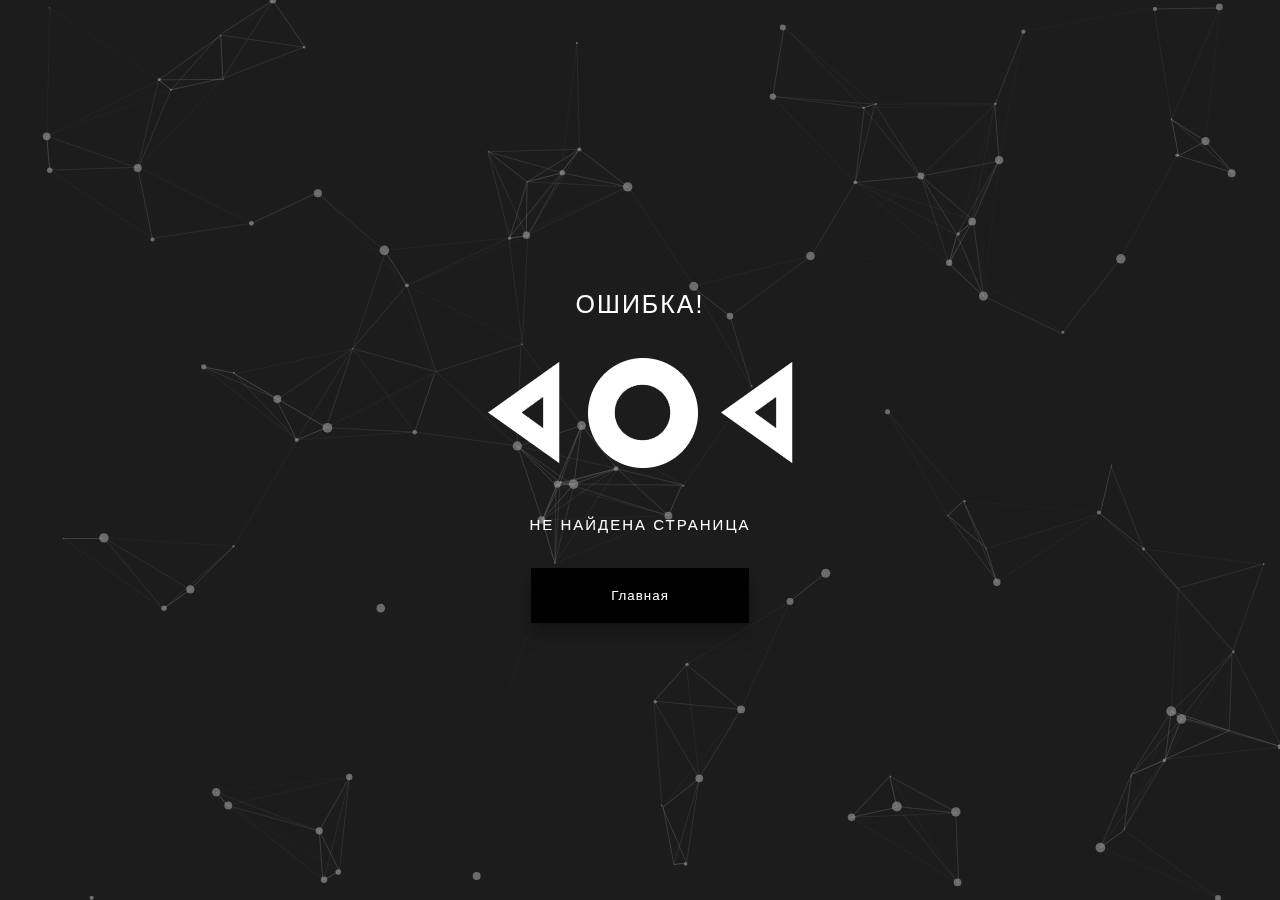
<file: error404.html>
<!DOCTYPE html>
<html lang="en">
<head>
    <meta charset="UTF-8">
    <meta name="viewport" content="width=device-width, initial-scale=1.0">
    <link rel="stylesheet" href="css/error404.css">
    <title>Error404</title>
</head>
<body>
    <main>
        <div id="particles-js"></div>
        <div id="page-wrapper">
            <p>ОШИБКА!</p>
            <img src="img/img_404/Error404.png" alt="#">
            <p>НЕ НАЙДЕНА СТРАНИЦА</p>
            <button>Главная</button>
        </div>
    </main>

    <script src="js/particles.js"></script>
    <script src="js/app.js"></script>
</body>
</html>
</file>
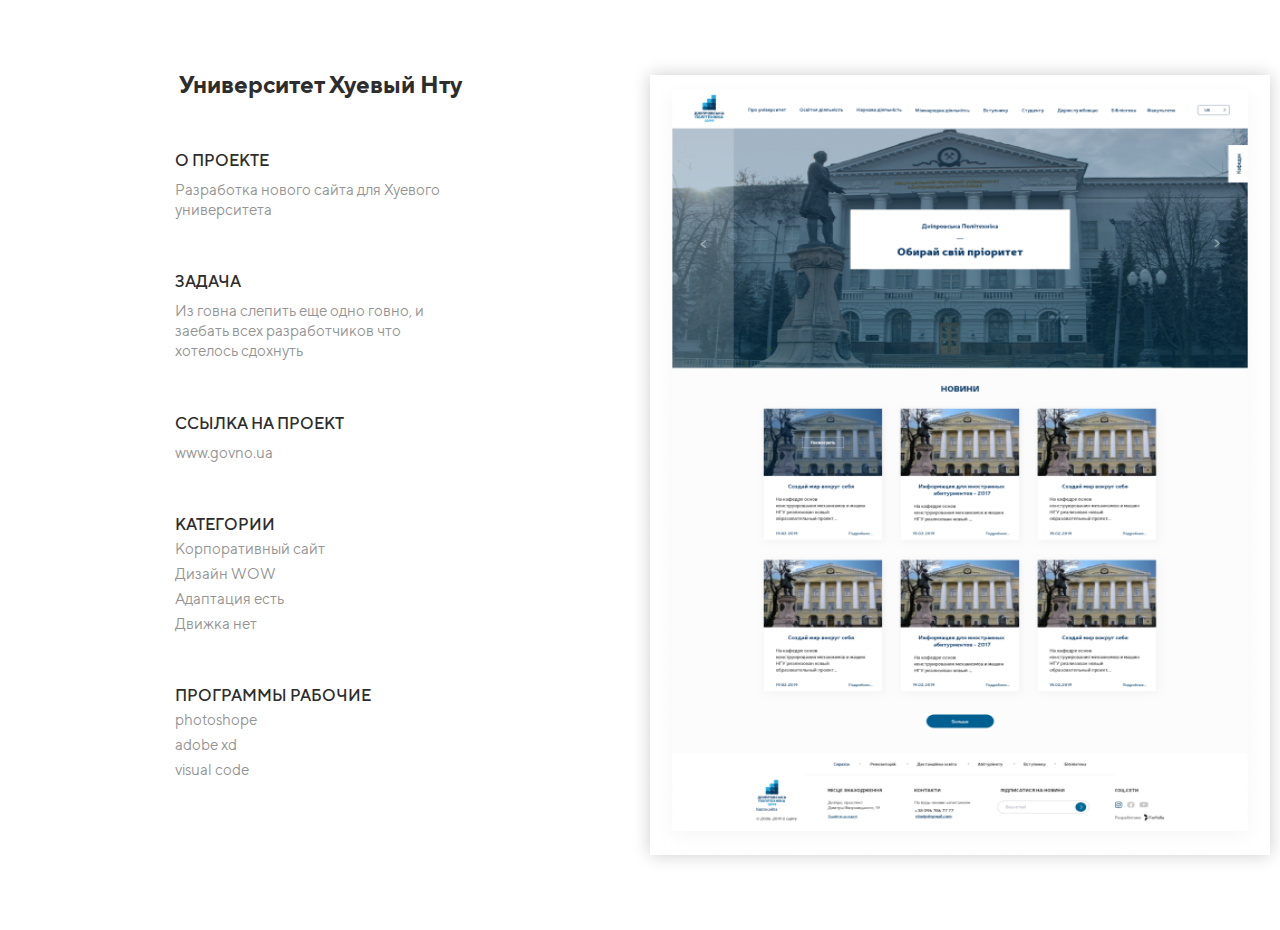
<file: NTY.html>
<!DOCTYPE html>
<html lang="en">
  <head>
    <meta charset="UTF-8" />
    <meta name="viewport" content="width=device-width, initial-scale=1.0" />
    <title>NTY</title>
    <link rel="stylesheet" href="css/nty.css" />
    <link rel="stylesheet" href="css/reset.css" />
    <link rel="stylesheet" href="css/font.css" />
  </head>

  <body>
    <!-- MAIN -->
    <div class="main">
      <div class="block1">
        <h1>Университет Хуевый Нту</h1>

        <div class="project block__text">
          <h3>О ПРОЕКТЕ</h3>
          <p>Разработка нового сайта для Хуевого университета</p>
        </div>

        <div class="task block__text">
          <h3>ЗАДАЧА</h3>
          <p>
            Из говна слепить еще одно говно, и заебать всех разработчиков что
            хотелось сдохнуть
          </p>
        </div>

        <div class="link block__text">
          <h3>ССЫЛКА НА ПРОЕКТ</h3>
          <a href="">
            <p>www.govno.ua</p>
          </a>
        </div>

        <div class="categories block__text">
          <h3>КАТЕГОРИИ</h3>
          <ul class="list">
            <li>Корпоративный сайт</li>
            <li>Дизайн WOW</li>
            <li>Адаптация есть</li>
            <li>Движка нет</li>
          </ul>
        </div>

        <div class="programs block__text">
          <h3>ПРОГРАММЫ РАБОЧИЕ</h3>
          <ul class="list">
            <li>photoshope</li>
            <li>adobe xd</li>
            <li>visual code</li>
          </ul>
        </div>
      </div>

      <div class="block2">
        <img src="img/NGY/Головна 1.png" alt="Error" />
      </div>
    </div>
  </body>
</html>
</file>
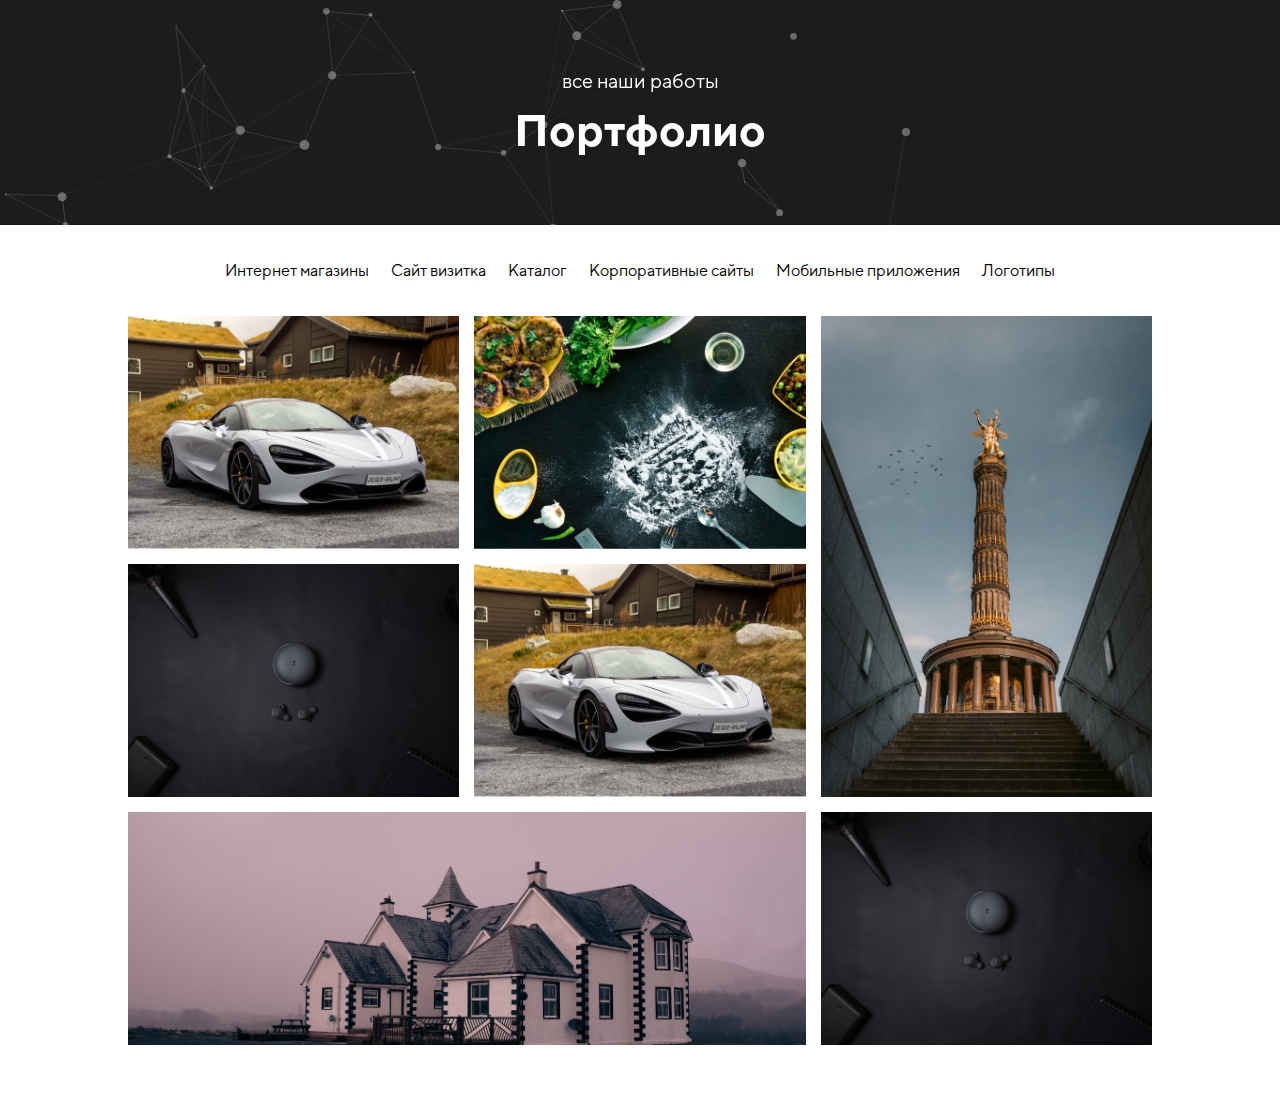
<file: portfolio.html>
<!DOCTYPE html>
<html lang="en">
<head>
    <meta charset="UTF-8">
    <meta name="viewport" content="width=device-width, initial-scale=1.0">
    <link rel="stylesheet" href="css/font.css">
    <link rel="stylesheet" href="css/portfolio.css">
    <title>Portfolio</title>
</head>
<body>
    <main>
        <div id="particles-js"></div>
        <div id="page-wrapper">
            <p>все наши работы</p>
            <p>Портфолио</p>
        </div>
    </main>
    <main>
        <div class="nav">
            <a href="#">Интернет магазины</a>
            <a href="#">Сайт визитка</a>
            <a href="#">Каталог</a>
            <a href="#">Корпоративные сайты</a>
            <a href="#">Мобильные приложения</a>
            <a href="#">Логотипы</a>
        </div>
        <div class="container">
            <div class="div1 grid__div">
              <img src="img/img_for_grid/olav-tvedt-6lSBynPRaAQ-unsplash 1.png" alt="error" class="medium" />
              <div class="block">
                <h2 class="block__h2">Корпоративный сайт</h2>
                <p class="block__p">Салон Макларен</p>
                <a href="" class="block__link">
                  <svg width="25" height="10" viewBox="0 0 25 10" fill="none" xmlns="http://www.w3.org/2000/svg">
                    <path
                      d="M24.7136 4.44696C24.7133 4.44672 24.713 4.44645 24.7127 4.44621L19.61 0.383717C19.2277 0.0793811 18.6094 0.0805136 18.2289 0.386373C17.8484 0.692193 17.8499 1.18684 18.2321 1.49122L21.6581 4.21871H0.976562C0.437207 4.21871 0 4.56848 0 4.99996C0 5.43145 0.437207 5.78121 0.976562 5.78121H21.6581L18.2322 8.50871C17.8499 8.81309 17.8484 9.30773 18.2289 9.61355C18.6094 9.91945 19.2278 9.92051 19.61 9.61621L24.7127 5.55371C24.713 5.55348 24.7133 5.55321 24.7136 5.55297C25.0961 5.24758 25.0949 4.75133 24.7136 4.44696Z"
                      fill="white" />
                  </svg>
                </a>
              </div>
            </div>
      
            <div class="div2 grid__div">
              <img src="img/img_for_grid/adils-photography-gmo6Ok9G0U8-unsplash 1.png" alt="error" class="medium" />
              <div class="block">
                <h2 class="block__h2">Корпоративный сайт</h2>
                <p class="block__p">Салон Макларен</p>
                <a href="" class="block__link">
                  <svg width="25" height="10" viewBox="0 0 25 10" fill="none" xmlns="http://www.w3.org/2000/svg">
                    <path
                      d="M24.7136 4.44696C24.7133 4.44672 24.713 4.44645 24.7127 4.44621L19.61 0.383717C19.2277 0.0793811 18.6094 0.0805136 18.2289 0.386373C17.8484 0.692193 17.8499 1.18684 18.2321 1.49122L21.6581 4.21871H0.976562C0.437207 4.21871 0 4.56848 0 4.99996C0 5.43145 0.437207 5.78121 0.976562 5.78121H21.6581L18.2322 8.50871C17.8499 8.81309 17.8484 9.30773 18.2289 9.61355C18.6094 9.91945 19.2278 9.92051 19.61 9.61621L24.7127 5.55371C24.713 5.55348 24.7133 5.55321 24.7136 5.55297C25.0961 5.24758 25.0949 4.75133 24.7136 4.44696Z"
                      fill="white" />
                  </svg>
                </a>
              </div>
            </div>
      
            <div class="div3 grid__div">
              <img src="img/img_for_grid/ming-han-low-6C79Qa7txws-unsplash 2.png" alt="error" class="vertikal" />
              <div class="block">
                <h2 class="block__h2">Корпоративный сайт</h2>
                <p class="block__p">Салон Макларен</p>
                <a href="" class="block__link">
                  <svg width="25" height="10" viewBox="0 0 25 10" fill="none" xmlns="http://www.w3.org/2000/svg">
                    <path
                      d="M24.7136 4.44696C24.7133 4.44672 24.713 4.44645 24.7127 4.44621L19.61 0.383717C19.2277 0.0793811 18.6094 0.0805136 18.2289 0.386373C17.8484 0.692193 17.8499 1.18684 18.2321 1.49122L21.6581 4.21871H0.976562C0.437207 4.21871 0 4.56848 0 4.99996C0 5.43145 0.437207 5.78121 0.976562 5.78121H21.6581L18.2322 8.50871C17.8499 8.81309 17.8484 9.30773 18.2289 9.61355C18.6094 9.91945 19.2278 9.92051 19.61 9.61621L24.7127 5.55371C24.713 5.55348 24.7133 5.55321 24.7136 5.55297C25.0961 5.24758 25.0949 4.75133 24.7136 4.44696Z"
                      fill="white" />
                  </svg>
                </a>
              </div>
            </div>
      
            <div class="div4 grid__div">
              <img src="img/img_for_grid/screen-post-jGpgpFsCECc-unsplash 1.png" alt="error" class="medium" />
              <div class="block">
                <h2 class="block__h2">Корпоративный сайт</h2>
                <p class="block__p">Салон Макларен</p>
                <a href="" class="block__link">
                  <svg width="25" height="10" viewBox="0 0 25 10" fill="none" xmlns="http://www.w3.org/2000/svg">
                    <path
                      d="M24.7136 4.44696C24.7133 4.44672 24.713 4.44645 24.7127 4.44621L19.61 0.383717C19.2277 0.0793811 18.6094 0.0805136 18.2289 0.386373C17.8484 0.692193 17.8499 1.18684 18.2321 1.49122L21.6581 4.21871H0.976562C0.437207 4.21871 0 4.56848 0 4.99996C0 5.43145 0.437207 5.78121 0.976562 5.78121H21.6581L18.2322 8.50871C17.8499 8.81309 17.8484 9.30773 18.2289 9.61355C18.6094 9.91945 19.2278 9.92051 19.61 9.61621L24.7127 5.55371C24.713 5.55348 24.7133 5.55321 24.7136 5.55297C25.0961 5.24758 25.0949 4.75133 24.7136 4.44696Z"
                      fill="white" />
                  </svg>
                </a>
              </div>
            </div>
      
            <div class="div5 grid__div">
              <img src="img/img_for_grid/olav-tvedt-6lSBynPRaAQ-unsplash 1.png" alt="error" class="medium" />
              <div class="block">
                <h2 class="block__h2">Корпоративный сайт</h2>
                <p class="block__p">Салон Макларен</p>
                <a href="" class="block__link">
                  <svg width="25" height="10" viewBox="0 0 25 10" fill="none" xmlns="http://www.w3.org/2000/svg">
                    <path
                      d="M24.7136 4.44696C24.7133 4.44672 24.713 4.44645 24.7127 4.44621L19.61 0.383717C19.2277 0.0793811 18.6094 0.0805136 18.2289 0.386373C17.8484 0.692193 17.8499 1.18684 18.2321 1.49122L21.6581 4.21871H0.976562C0.437207 4.21871 0 4.56848 0 4.99996C0 5.43145 0.437207 5.78121 0.976562 5.78121H21.6581L18.2322 8.50871C17.8499 8.81309 17.8484 9.30773 18.2289 9.61355C18.6094 9.91945 19.2278 9.92051 19.61 9.61621L24.7127 5.55371C24.713 5.55348 24.7133 5.55321 24.7136 5.55297C25.0961 5.24758 25.0949 4.75133 24.7136 4.44696Z"
                      fill="white" />
                  </svg>
                </a>
              </div>
            </div>
      
            <div class="div6 grid__div">
              <img src="img/img_for_grid/quaid-lagan-hwjKJXdLqYM-unsplash 1.png" alt="error" class="horizontal" />
              <div class="block">
                <h2 class="block__h2">Корпоративный сайт</h2>
                <p class="block__p">Салон Макларен</p>
                <a href="" class="block__link">
                  <svg width="25" height="10" viewBox="0 0 25 10" fill="none" xmlns="http://www.w3.org/2000/svg">
                    <path
                      d="M24.7136 4.44696C24.7133 4.44672 24.713 4.44645 24.7127 4.44621L19.61 0.383717C19.2277 0.0793811 18.6094 0.0805136 18.2289 0.386373C17.8484 0.692193 17.8499 1.18684 18.2321 1.49122L21.6581 4.21871H0.976562C0.437207 4.21871 0 4.56848 0 4.99996C0 5.43145 0.437207 5.78121 0.976562 5.78121H21.6581L18.2322 8.50871C17.8499 8.81309 17.8484 9.30773 18.2289 9.61355C18.6094 9.91945 19.2278 9.92051 19.61 9.61621L24.7127 5.55371C24.713 5.55348 24.7133 5.55321 24.7136 5.55297C25.0961 5.24758 25.0949 4.75133 24.7136 4.44696Z"
                      fill="white" />
                  </svg>
                </a>
              </div>
            </div>
      
            <div class="div7 grid__div">
              <img src="img/img_for_grid/screen-post-jGpgpFsCECc-unsplash 1.png" alt="error" class="medium" />
              <div class="block">
                <h2 class="block__h2">Корпоративный сайт</h2>
                <p class="block__p">Салон Макларен</p>
                <a href="" class="block__link">
                  <svg width="25" height="10" viewBox="0 0 25 10" fill="none" xmlns="http://www.w3.org/2000/svg">
                    <path
                      d="M24.7136 4.44696C24.7133 4.44672 24.713 4.44645 24.7127 4.44621L19.61 0.383717C19.2277 0.0793811 18.6094 0.0805136 18.2289 0.386373C17.8484 0.692193 17.8499 1.18684 18.2321 1.49122L21.6581 4.21871H0.976562C0.437207 4.21871 0 4.56848 0 4.99996C0 5.43145 0.437207 5.78121 0.976562 5.78121H21.6581L18.2322 8.50871C17.8499 8.81309 17.8484 9.30773 18.2289 9.61355C18.6094 9.91945 19.2278 9.92051 19.61 9.61621L24.7127 5.55371C24.713 5.55348 24.7133 5.55321 24.7136 5.55297C25.0961 5.24758 25.0949 4.75133 24.7136 4.44696Z"
                      fill="white" />
                  </svg>
                </a>
              </div>
            </div>

            <div class="div8 grid__div">
                <img src="img/img_for_grid/screen-post-jGpgpFsCECc-unsplash 1.png" alt="error" class="medium" />
                <div class="block">
                  <h2 class="block__h2">Корпоративный сайт</h2>
                  <p class="block__p">Салон Макларен</p>
                  <a href="" class="block__link">
                    <svg width="25" height="10" viewBox="0 0 25 10" fill="none" xmlns="http://www.w3.org/2000/svg">
                      <path
                        d="M24.7136 4.44696C24.7133 4.44672 24.713 4.44645 24.7127 4.44621L19.61 0.383717C19.2277 0.0793811 18.6094 0.0805136 18.2289 0.386373C17.8484 0.692193 17.8499 1.18684 18.2321 1.49122L21.6581 4.21871H0.976562C0.437207 4.21871 0 4.56848 0 4.99996C0 5.43145 0.437207 5.78121 0.976562 5.78121H21.6581L18.2322 8.50871C17.8499 8.81309 17.8484 9.30773 18.2289 9.61355C18.6094 9.91945 19.2278 9.92051 19.61 9.61621L24.7127 5.55371C24.713 5.55348 24.7133 5.55321 24.7136 5.55297C25.0961 5.24758 25.0949 4.75133 24.7136 4.44696Z"
                        fill="white" />
                    </svg>
                  </a>
                </div>
              </div>
          </div>
                  
    </main>
    <script src="js/particles.js"></script>
    <script src="js/app.js"></script>
</body>
</html>
</file>
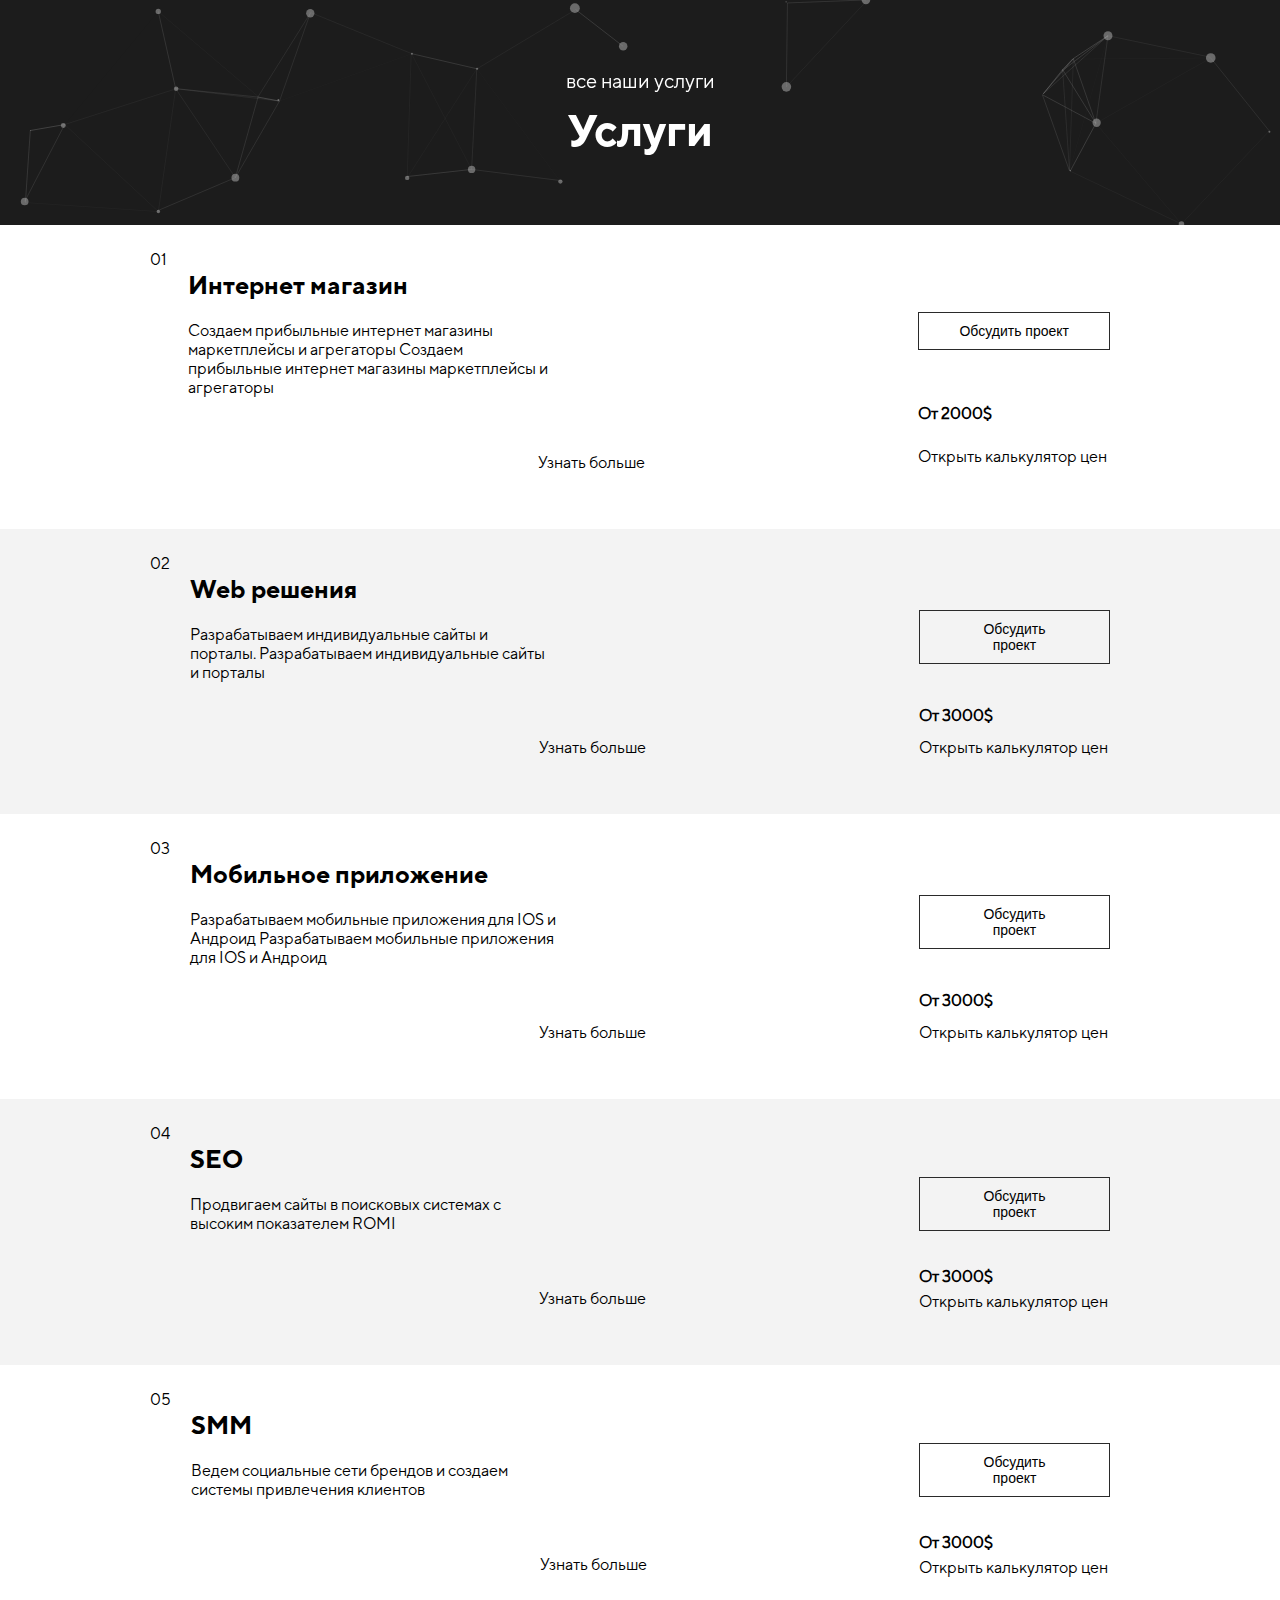
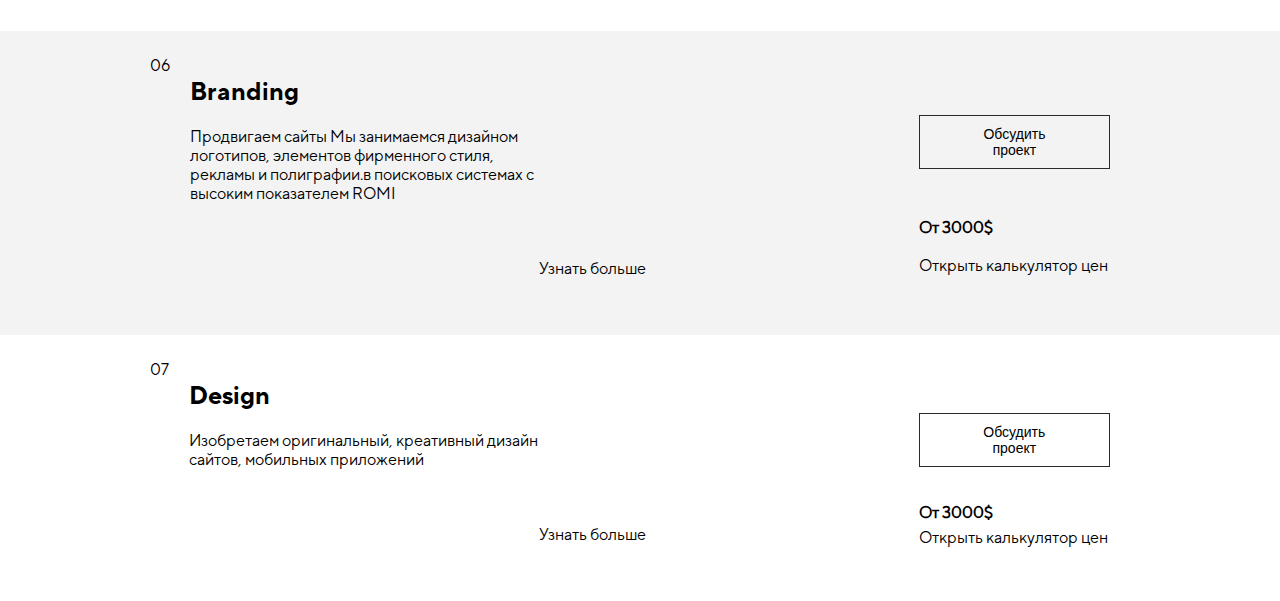
<file: service.html>
<!DOCTYPE html>
<html lang="en">
<head>
    <meta charset="UTF-8">
    <meta name="viewport" content="width=device-width, initial-scale=1.0">
    <title>Service</title>
    <link rel="stylesheet" href="css/service.css">
    <link rel="stylesheet" href="css/font.css">
</head>
<body>
    <main>
        <div id="particles-js"></div>
        <div id="page-wrapper">
            <p>все наши услуги</p>
            <p>Услуги</p>
        </div>
    </main>
    <main>
        <div class="block">
            <div class="left">
                <p>01</p>
            </div>
            <div class="center">
                <p>Интернет магазин</p>
                <p>Создаем прибыльные интернет магазины маркетплейсы и агрегаторы Создаем прибыльные интернет магазины маркетплейсы и агрегаторы</p>
                <div class="button">
                    <a href="#">Узнать больше</a>
                </div>
            </div>
            <div class="right">
                <button>Обсудить проект</button>
                <p>От 2000$</p>
                <a href="#">Открыть калькулятор цен</a>
            </div>
        </div>
        <div class="block">
            <div class="left">
                <p>02</p>
            </div>
            <div class="center">
                <p>Web решения</p>
                <p>Разрабатываем индивидуальные сайты и порталы. Разрабатываем индивидуальные сайты и порталы </p>
                <div class="button">
                    <a href="#">Узнать больше</a>
                </div>
            </div>
            <div class="right">
                <button>Обсудить проект</button>
                <p>От 3000$</p>
                <a href="#">Открыть калькулятор цен</a>
            </div>
        </div>
        <div class="block">
            <div class="left">
                <p>03</p>
            </div>
            <div class="center">
                <p>Мобильное приложение</p>
                <p>Разрабатываем мобильные приложения для IOS и Андроид Разрабатываем мобильные приложения для IOS и Андроид</p>
                <div class="button">
                    <a href="#">Узнать больше</a>
                </div>
            </div>
            <div class="right">
                <button>Обсудить проект</button>
                <p>От 3000$</p>
                <a href="#">Открыть калькулятор цен</a>
            </div>
        </div>
        <div class="block">
            <div class="left">
                <p>04</p>
            </div>
            <div class="center">
                <p>SEO</p>
                <p>Продвигаем сайты в поисковых системах с высоким показателем ROMI</p>
                <div class="button">
                    <a href="#">Узнать больше</a>
                </div>
            </div>
            <div class="right">
                <button>Обсудить проект</button>
                <p>От 3000$</p>
                <a href="#">Открыть калькулятор цен</a>
            </div>
        </div>
        <div class="block">
            <div class="left">
                <p>05</p>
            </div>
            <div class="center">
                <p>SMM</p>
                <p>Ведем социальные сети брендов и создаем системы привлечения клиентов</p>
                <div class="button">
                    <a href="#">Узнать больше</a>
                </div>
            </div>
            <div class="right">
                <button>Обсудить проект</button>
                <p>От 3000$</p>
                <a href="#">Открыть калькулятор цен</a>
            </div>
        </div>
        <div class="block">
            <div class="left">
                <p>06</p>
            </div>
            <div class="center">
                <p>Branding</p>
                <p>Продвигаем сайты Мы занимаемся дизайном логотипов, элементов фирменного стиля, рекламы и полиграфии.в поисковых системах с высоким показателем ROMI</p>
                <div class="button">
                    <a href="#">Узнать больше</a>
                </div>
            </div>
            <div class="right">
                <button>Обсудить проект</button>
                <p>От 3000$</p>
                <a href="#">Открыть калькулятор цен</a>
            </div>
        </div>
        <div class="block">
            <div class="left">
                <p>07</p>
            </div>
            <div class="center">
                <p>Design</p>
                <p>Изобретаем оригинальный, креативный дизайн сайтов, мобильных приложений</p>
                <div class="button">
                    <a href="#">Узнать больше</a>
                </div>
            </div>
            <div class="right">
                <button>Обсудить проект</button>
                <p>От 3000$</p>
                <a href="#">Открыть калькулятор цен</a>
            </div>
        </div>
    </main>

    <script src="js/particles.js"></script>
    <script src="js/app.js"></script>
</body>
</html>
</file>
<file: css/style.css>
/* Header */
.header {
  width: 100%;
  height: 90px;
  display: flex;
  flex-direction: row;
  justify-content: space-evenly;
  align-items: center;
  position: fixed;
  z-index: 5;
  transition: 0.5s;
  -webkit-transition: 0.5s;
  -moz-transition: 0.5s;
  -ms-transition: 0.5s;
  -o-transition: 0.5s;
}

.header.sticky {
  background-color: #ffffff;
}
.header.sticky .nav a {
  color: #000000;
}
.header.sticky .button__block button {
  color: #000000;
  border: 1px solid #000000;
}
.header.sticky .logo__text {
  color: #000000;
}
.header.sticky .logo svg {
  fill: #000000;
}

.logo a {
  display: flex;
  align-items: center;
  text-decoration: none;
}

.logo svg {
  fill: #ffffff;
}

.logo__text {
  margin-left: 15px;
  color: #ffffff;
  font-family: "TT-Norms-Pro-Regular";
  font-size: 16px;
  line-height: 19px;
}

.nav {
  display: flex;
  align-items: center;
}

.nav__link {
  text-decoration: none;
  cursor: pointer;
  font-family: "SF-Ui-Display-Medium";
  margin-left: 35px;
  font-size: 15px;
  line-height: 18px;
  color: #ffffff;
}

.nav__link:first-child {
  margin-left: 0;
}

.button {
  color: white;
  background-color: rgba(0, 0, 0, 0);
  border: 1px solid white;
  width: 155px;
  height: 30px;
  box-shadow: none;
}

/* MAIN */
.main {
  display: flex;
  align-items: center;
  justify-content: center;
}

.main__text {
  display: flex;
  flex-direction: column;
  align-items: center;
  justify-content: center;
  position: absolute;
}

.main__text-1 {
  font-family: "TT-Norms-Pro-Regular";
  color: #ffffff;
  font-size: 15px;
  line-height: 18px;
}

.main__text-2 {
  font-family: "TT-Norms-Pro-bold";
  color: #ffffff;
  font-size: 40px;
  line-height: 48px;
}

.main__button {
  margin-top: 10px;
  width: 265px;
  height: 40px;
  border: 1px white solid;
  display: flex;
  justify-content: center;
  align-items: center;
}

.main__button__link {
  text-decoration: none;
}

.main__button__text {
  font-family: "TT-Norms-Pro-Regular";
  font-size: 15px;
  line-height: 18px;
  color: #ffffff;
}

.main__cost {
  display: flex;
  align-items: center;
  justify-content: center;
  position: absolute;
  color: #ffffff;
  bottom: 100px;
  left: 75px;
  z-index: 1;
}

.main__cost__text {
  margin-left: 15px;
  font-family: "TT-Norms-Pro-Regular";
  font-size: 15px;
  line-height: 18px;
}

.main__social__link {
  display: flex;
  flex-direction: column;
  justify-content: center;
  align-items: center;
  position: absolute;
  right: 100px;
}

.social__link {
  margin-top: 40px;
  fill: #474747;
  transition: 0.6s all ease;
  text-decoration: none;
}

.social__link:first-child {
  margin-top: 0;
}

.social__link svg {
  fill: #474747;
  transition: 0.6s all ease;
}

.social__link svg:hover {
  fill: #ffffff;
  transition: 0.6s all ease;
}

.main svg {
  fill: #474747;
  transition: 0.6s all ease;
}

.main svg:hover {
  fill: #ffffff;
  transition: 0.6s all ease;
}

.arrow__link {
  display: flex;
  text-decoration: none;
  position: absolute;
  bottom: 100px;
  outline: 0 !important;
  fill: #474747;
  transition: 0.6s all ease;
}

/* ---- particles.js container ---- */

#particles-js {
  width: 100%;
  height: 100vh;
  background-color: #1c1c1c;
  background-image: url("");
  background-size: cover;
  background-repeat: no-repeat;
}

/* SERVICES */
.service {
  display: flex;
  flex-direction: column;
  justify-content: space-evenly;
  align-items: center;
  padding: 50px 0;
}

.service__text {
  font-family: "TT-Norms-Pro-Regular";
  font-size: 24px;
  line-height: 29px;
  color: #1c1c1c;
}

.service__block {
  margin-top: 20px;
  width: 1160px;
  height: 520px;
  display: flex;
  flex-direction: row;
  justify-content: space-evenly;
  flex-wrap: wrap;
}

.srevice__inside {
  display: flex;
  flex-direction: row;
  flex-wrap: wrap;
  width: 362px;
  height: 173px;
  transition: 1s;
  -webkit-transition: 1s;
  -moz-transition: 1s;
  -ms-transition: 1s;
  -o-transition: 1s;
}

.srevice__inside:hover {
  background-color: #2b2b2b;
  color: #ffffff;
  transition: 1s;
  -webkit-transition: 1s;
  -moz-transition: 1s;
  -ms-transition: 1s;
  -o-transition: 1s;
}

.srevice__inside:hover .more_link{
  
  color: #ffffff;
  transition: 1s;
  -webkit-transition: 1s;
  -moz-transition: 1s;
  -ms-transition: 1s;
  -o-transition: 1s;
}

.srevice__inside:hover svg {
  
  fill: #ffffff;
  transition: 1s;
  -webkit-transition: 1s;
  -moz-transition: 1s;
  -ms-transition: 1s;
  -o-transition: 1s;
}

.srevice__inside:hover .inside__button {
  border:1px solid #ffffff;
  transition: 1s;
  -webkit-transition: 1s;
  -moz-transition: 1s;
  -ms-transition: 1s;
  -o-transition: 1s;
}

.srevice__inside:hover .inside__button__link {
  color: #FFFFFF;
  transition: 1s;
  -webkit-transition: 1s;
  -moz-transition: 1s;
  -ms-transition: 1s;
  -o-transition: 1s;
}

.number {
  display: flex;
  justify-content: center;
  align-items: center;
  width: 50px;
  font-family: "TT-Norms-Pro-Regular";
  font-size: 8px;
  line-height: 10px;
}

.inside__text {
  width: 90%;
  height: 60px;
  margin-left: 50px;
}

.inside__title {
  font-family: "TT-Norms-Pro-bold";
  font-size: 25px;
  line-height: 30px;
}

.inside__p {
  font-family: "TT-Norms-Pro-Regular";
  font-size: 13px;
  line-height: 16px;
}

.more-and-cost {
  display: flex;
  flex-direction: row;
  width: 90%;
  justify-content: space-between;
  margin-left: 50px;
}

.more_link {
  display: flex;
  justify-content: center;
  align-items: center;
  text-decoration: none;
  color: #1c1c1c;
  font-family: "TT-Norms-Pro-Regular";
}

.more_link svg {
  margin-left: 10px;
}

.service__cost {
  margin-right: 20px;
  font-family: "TT-Norms-Pro-Regular";
}

.inside__button {
  width: 171px;
  height: 35px;
  display: flex;
  justify-content: center;
  align-items: center;
  border: 1px solid #2b2b2b;
  margin-left: 50px;
  font-family: "TT-Norms-Pro-Regular";
}

.inside__button__link {
  display: flex;
  justify-content: center;
  align-items: center;
  color: #1c1c1c;
  text-decoration: none;
}

.inside__button svg {
  margin-left: 10px;
}

.fake {
  width: 362px;
  height: 173px;
}

/* Portfolio */
.portfolio {
  display: flex;
  flex-direction: column;
  justify-content: space-evenly;
  align-items: center;
  width: 100%;

}

.portfolio__text {
  font-family: "TT-Norms-Pro-Regular";
  font-size: 24px;
  line-height: 29px;
  color: #1c1c1c;
}

.container {
  display: grid;
  grid-template-columns: repeat(6, 1fr);
  grid-template-rows: repeat(6, 1fr);
  grid-gap: 15px;
  padding: 50px 0;
}

.grid__div img {
  height: 100%;
  width: 100%;
  object-fit: cover;
}

.div1 {
  position: relative;
  grid-area: 1 / 1 / 3 / 3;
}

.div2 {
  position: relative;
  grid-area: 1 / 3 / 3 / 5;
}

.div3 {
  position: relative;
  grid-area: 1 / 5 / 5 / 7;
}

.div4 {
  position: relative;
  grid-area: 3 / 1 / 5 / 3;
}

.div5 {
  position: relative;
  grid-area: 3 / 3 / 5 / 5;
}

.div6 {
  position: relative;
  grid-area: 5 / 1 / 7 / 5;
}

.div7 {
  position: relative;
  grid-area: 5 / 5 / 7 / 7;
}

.medium {
  width: 367px;
  height: 255px;
}

.vertikal {
  width: 367px;
  height: 515px;
}

.horizontal {
  width: 740px;
  height: 255px;
}

.block {
  position: absolute;
  left: 0;
  bottom: 0;
  right: 0;
  top: 0;
  display: none;
}

.block__h2 {
  margin: 10px 0 0 15px;
  font-family: "TT-Norms-Pro-Regular";
  font-size: 10px;
  line-height: 12px;
  color: #FFFFFF;
}

.block__p {
  margin: 5px 0 0 15px;
  font-family: "TT-Norms-Pro-bold";
  font-size: 18px;
  line-height: 22px;
  color: #FFFFFF;
}

.grid__div:hover .block {
  background-color: rgba(0, 0, 0, 0.5);
  display: block;
}

.block__link {
  position: absolute;
  bottom: 15px;
  right: 15px;
}

/* Discuss */
.discuss {
  width: 100%;

  padding: 65px 0;
  display: flex;
  justify-content: space-evenly;
  align-items: center;
  -webkit-box-shadow: 0px 0px 17px 0px rgba(0, 0, 0, 0.2);
  -moz-box-shadow: 0px 0px 17px 0px rgba(0, 0, 0, 0.2);
  box-shadow: 0px 0px 17px 0px rgba(0, 0, 0, 0.2);
}

.discuss__text {
  display: flex;
  justify-content: center;
  align-items: center;
}

.discuss__text__p {
  font-family: "TT-Norms-Pro-Regular";
  font-size: 25px;
  line-height: 30px;
  color: #1E1E1E;
}

.discuss__svg {
  margin-top: 5px;
  margin-left: 15px;
}

.discuss__button {
  margin-top: 10px;
  width: 210px;
  height: 40px;
  border: 1px #303030 solid;
  display: flex;
  justify-content: center;
  align-items: center;

}

.dis__button {
  font-family: "TT-Norms-Pro-Regular";
  font-size: 15px;
  line-height: 18px;
  color: #1E1E1E;
}

/* Footer */
.footer {
  display: flex;
  flex-direction: column;
  justify-content: center;
  align-items: center;
  width: 100%;
  padding: 115px 0 25px 0;
}

.partner {
  display: flex;
  flex-direction: row;
  justify-content: space-evenly;
  align-items: center;
  width: 70%;
}

.partner svg {
  fill: #CFCFCF;
  transition: 0.6s all ease;
}

.partner svg:hover {
  transition: 0.6s all ease;
  fill: #000000;
}

.contacts {
  display: flex;
  flex-direction: row;
  justify-content: space-between;
  align-items: center;
  width: 62%;
  margin-top: 90px;
}

.pfone h4 {
  font-family: "TT-Norms-Pro-Medium";
  font-size: 12px;
  line-height: 14px;
}

.pfone p {
  font-family: "TT-Norms-Pro-Regular";
  font-size: 15px;
  line-height: 18px;
}

.footer_text {
  font-family: "TT-Norms-Pro-Regular";
  font-size: 15px;
  line-height: 18px;
}

.mail h4 {
  font-family: "TT-Norms-Pro-Medium";
  font-size: 12px;
  line-height: 14px;
}

.mail p {
  font-family: "TT-Norms-Pro-Regular";
  font-size: 15px;
  line-height: 18px;
}

/* Under Footer */
.under_footer {
  width: 100%;
  background-color: #222222;
  display: flex;
  flex-direction: row;
  justify-content: space-evenly;
  align-items: center;
  padding: 33px 0;
}

.date {
  font-family: "TT-Norms-Pro-Regular";
  font-size: 13px;
  line-height: 16px;
  color: #E5E5E5;
}

.studio_name a {
  font-family: "TT-Norms-Pro-Regular";
  font-size: 12px;
  line-height: 14px;
  color: #FFFFFF;
  text-decoration: none;
}

.social__link {
  margin-left: 20px;
}

.under_footer svg:hover {
  fill: #ffffff;
}

/* FORM */
.page-wrapper {
  display: flex;
  overflow: hidden;
  position: absolute;
  top: 50%;
  left: 50%;
  z-index: 2;
  margin: -225px 0 0 -450px;
  background-color: white;
  width: 0;
  height: 0;
  opacity: 0;
  transition: 1s opacity;
}

@media (max-width: 768px) {
  .service__block {
    width: auto;
    height: auto;
  }
  .container {
    width: 90%;
    grid-gap: 10px;
    grid-template-columns: repeat(4, 1fr);
    grid-template-rows: repeat(10, 1fr);
  }
  .div2 {
      grid-area: 1 / 3 / 3 / 5;
  }
  .div3 {
      grid-area: 7 / 1 / 11 / 3;
  }
  .div6 {
      grid-area: 5 / 0 / 5 / 7;
  }
  .div7 {
      grid-area: 7 / 3 / 9 / 5;
  }
  .div8 {
      position: relative;
      grid-area: 9 / 3 / 11 / 5;
  }
  .grid__div .block {
      background-color: rgba(0, 0, 0, 0.5);
      display: block;
  }
}
@media (max-width: 400px) {
  .main__text-2 {
    font-size: 20px;
  }
  .main__button {
    width: 219px;
  }
  .main__social__link, .main__cost {
    display: none;
  }
  .line {
    display: flex;
    justify-content: space-between;
    width: 40%;
    margin: 20px 0;
    align-items: center;
  }
  .discuss__text__p {
    font-size: 12px;
  }
  .discuss__button {
    font-size: 11px;
    width: auto;
    margin-top: 0;
  }
  .discuss {
    padding: 30px 0;
  }
  .discuss__svg {
    margin-top: 0;
  }
  .partner {
    width: 90%;
  }
  .partner a:last-of-type, .partner a:nth-last-of-type(2), .partner a:nth-last-of-type(3), .partner a:nth-last-of-type(4) {
    display: none;
  }
  .contacts {
    flex-direction: column;
    height: 150px;
  }
  .date {
    font-size: 8px;
  }
}
@media (min-width: 401px) {
  .line {
    display: none;
  }
}
@media (min-width: 770px) {
  .div8 {
      display: none;
  }
}
</file>
<file: css/font.css>
@font-face {
    font-family: "TT-Norms-Pro-Regular";
    src: url(../font/TT/TT_Norms_Pro_Regular.otf) format("truetype");
}

@font-face {
    font-family: "SF-Ui-Display-Medium";
    src: url(../font/SF/sf-ui-display-medium-58646be638f96.otf) format("truetype");
}

@font-face {
    font-family: "TT-Norms-Pro-bold";
    src: url(../font/TT/TT_Norms_Pro_Bold.otf) format("truetype");
}

@font-face {
    font-family: "TT-Norms-Pro-Medium";
    src: url(../font/TT/TT_Norms_Pro_Medium.otf) format("truetype");
}
</file>
<file: css/form.css>
.left {
    display: flex;
    flex-direction: column-reverse;
}

.right {
    display: flex;
    flex-direction: column;
    padding: 40px 0 40px 40px;
    width: 100%;
}

.form_text {
    font-family: "TT-Norms-Pro-Bold";
    font-size: 30px;
    letter-spacing: 1px;
}

.row-one {
    display: flex;
    justify-content: space-between;
    padding: 70px 15px 15px 15px;
}

.row-sec {
    display: flex;
    justify-content: space-between;
    padding: 40px 15px 15px 15px;
}

form {
    width: 50%;
}

input,
select {
    width: 75%;
    padding: 10px;
    border: none;
    border-bottom: 2px solid #A9A9A9;
    font-size: 15px;
}

select {
    width: 82%;
    -webkit-appearance: none;
    -moz-appearance: none;
    appearance: none;
    background: url('../img/img_form/Polygon\ 1.png') no-repeat right center;
    background-position-x: 95%;
}

.row-third {
    display: flex;
    justify-content: space-between;
    padding: 70px 15px 15px 15px;
}

.row-third form {
    width: 100%;
}

.row-third form input {
    width: 87.5%;
}

.sent {
    margin: auto;
    padding: 15px 125px;
    border: none;
    color: white;
    background-color: black;
    box-shadow: 0px 10px 20px rgba(0, 0, 0, 0.3);
    transition: ease 0.6s all;
    cursor: pointer;
}

.sent:hover {
    background-color: rgb(70, 69, 69);
    transition: ease 0.6s all;
}

.right2 button img {
    margin-top: -5px;
    transition: ease all 0.6s;
}

.right2 button {
    border: none;
    background-color: white;
    box-shadow: none;
    width: 20px;
    height: 20px;
    padding: 0px;
    margin: 10px;
    background-image: url(../img/img_form/Vector-hover.png);
    cursor: pointer;
    background-repeat: no-repeat;
}

.right2 button img:hover {
    opacity: 0;
    transition: ease all 0.6s;
}

.page-wrapper2 button {
    color: white;
    background-color: rgba(0, 0, 0, 0);
    border: 1px solid white;
    width: 400px;
    height: 50px;
    box-shadow: none;
}

.active {
    opacity: 1;
    display: flex;
    width: 900px;
    height: 550px;
}

.no-overflow {
    overflow: hidden;
}

@media (max-width: 768px) {
    .left img {
        display: none;
    }
    .page-wrapper {
        width: 90%;
        transform: translate(-50%, -50%);
        margin: 0;
    }
    .active {
        z-index: 101;
    }
}
@media (max-width: 380px) {
    .page-wrapper {
        width: 100%;
    }
    .active {
        z-index: 101;
    }
    .right {
        padding: 10px 10px 0 10px;
    }
    .form_text {
        font-size: 20px;
        text-align: center;
    }
}
</file>
<file: css/abought_us.css>
/* MAIN */
.main {
    display: flex;
    align-items: center;
    justify-content: center;
    height: 300px;
}

.main__text {
    display: flex;
    flex-direction: column;
    align-items: center;
    justify-content: center;
    position: absolute;
}

.main__text h3 {
    font-family: "TT-Norms-Pro-Regular";
    font-size: 15px;
    line-height: 18px;
    color: #FFFFFF;
}

.main__text h1 {
    font-family: "TT-Norms-Pro-bold";
    font-size: 40px;
    line-height: 48px;
    color: #FFFFFF;

}

/* ---- particles.js container ---- */
#particles-js {
    width: 100%;
    height: 100%;
    background-color: #1c1c1c;
    background-image: url("");
    background-size: cover;
    background-repeat: no-repeat;

}

/* Abought */

.abought {
    width: 100%;
    display: flex;
    flex-direction: row;
}

.abought_text {
    width: 70%;
    display: flex;
    flex-direction: column;
    justify-content: space-evenly;
    align-items: center;
    height: 300px;
}

.text {
    width: 600px;

}

.text h1 {
    font-family: "TT-Norms-Pro-bold";
    font-size: 26px;
    line-height: 31px;
    color: #1C1C1C;
}

.text p {
    font-family: "TT-Norms-Pro-Regular";
    font-size: 15px;
    line-height: 18px;
    color: #1C1C1C;
    margin-top: 5px;
}

.blocks {
    display: flex;
    flex-direction: row;
    justify-content: space-between;
    width: 600px;
}

.project {
    width: 190px;
    display: flex;
    flex-direction: column;
}

.project p {
    font-family: "TT-Norms-Pro-Regular";
    font-size: 18px;
    line-height: 22px;
    color: #1C1C1C;
}

.project span {
    font-family: "TT-Norms-Pro-bold";
    font-size: 24px;
    line-height: 29px;
    color: #1C1C1C;
}

.profi {
    width: 245px;
    display: flex;
    flex-direction: column;
}

.profi p {
    font-family: "TT-Norms-Pro-Regular";
    font-size: 18px;
    line-height: 22px;
    color: #1C1C1C;
}

.profi span {
    font-family: "TT-Norms-Pro-bold";
    font-size: 24px;
    line-height: 29px;
    color: #1C1C1C;
}

.buttons {
    width: 30%;
    height: 300px;
    display: flex;
    flex-direction: column;
    justify-content: center;
}

.button {
    width: 255px;
    height: 45px;
    border: 1px solid #2A2A2A;
    display: flex;
    justify-content: center;
    align-items: center;
}

.button__link {
    text-decoration: none;
}

.button__link__text {
    font-family: "TT-Norms-Pro-Regular";
    font-size: 15px;
    line-height: 18px;
    color: #2A2A2A;
}

.conect {
    font-family: "TT-Norms-Pro-Regular";
    font-size: 15px;
    line-height: 18px;
    color: #1C1C1C;
    text-decoration: none;
    margin-top: 10px;
}

/* IMG */
.profis_imgs {
    width: 100%;
    display: flex;
    flex-direction: column;
    flex-wrap: wrap;
    justify-content: center;
    align-items: center;
}

.conteiner {
    width: 70%;
    display: flex;
    flex-direction: row;
    flex-wrap: wrap;
    justify-content: space-evenly;
}

.block {
    position: absolute;
    left: 0;
    bottom: 0;
    right: 0;
    top: 0;
    display: none;
}

.block__h2 {
    font-family: "TT-Norms-Pro-Regular";
    font-size: 11px;
    line-height: 13px;
    color: #FFFFFF;
    width: 45%;
    height: 15px;
    position: absolute;
    bottom: 30%;
    background-color: #1C1C1C;
    display: flex;
    justify-content: flex-end;
    align-items: center;
}

.block__h1 {
    position: absolute;
    left: 10.03%;
    bottom: 22%;
    font-family: "TT-Norms-Pro-bold";
    font-size: 24px;
    line-height: 29px;
    color: #FFFFFF;
}

.block__p {
    position: absolute;
    left: 10.03%;
    bottom: 10%;
    font-family: "TT-Norms-Pro-Regular";
    font-size: 10px;
    line-height: 12px;
    color: #FFFFFF;
}

.prof_img {
    margin: 15px 0;
    position: relative;
}

.block__link {
    display: flex;
    position: absolute;
    left: 10.03%;
    bottom: 5%;
    font-family: "TT-Norms-Pro-Regular";
    font-size: 13px;
    line-height: 16px;
    color: #FFFFFF;
    text-decoration: none;
}

.block__link svg {
    margin-top: 3px;
    margin-left: 10px;
}

.prof_img:hover .block {
    background: #1414148a;
    display: block;
}

/* Principle */
.principle {
    width: 100%;
    height: 500px;
    display: flex;
    flex-direction: row;
    justify-content: center;
    align-items: center;
}

.principle_head_text {
    margin: 30px 0;
    font-family: "TT-Norms-Pro-bold";
    font-size: 24px;
    line-height: 29px;
    color: #1C1C1C;
}

.principle__text {
    width: 65%;
    height: 500px;
    
    position: absolute;
    display: flex;
    flex-direction: row;
    flex-wrap: wrap;
    justify-content: space-between;
}

.principle-text_block {
    margin-top: 70px;
    width: 330px;
    height: 100px;
}

.honesty h1 {
    font-family: "TT-Norms-Pro-bold";
    font-size: 22px;
    line-height: 26px;
    color: #FFFFFF;
}

.honesty p {
    margin-top: 15px;
    font-family: "TT-Norms-Pro-Regular";
    font-size: 14px;
    line-height: 17px;
    color: #FFFFFF;
}
</file>
<file: css/blog.css>
* {
    margin: 0;
    padding: 0;
}
.top {
    display: flex;
    flex-direction: column;
    align-items: center;
    height: 300px;
    background-image: url(../img/img_blog/background.png);
    background-size: cover;
    background-position: top;
    background-repeat: no-repeat;
    color: white;
}
.text {
    display: flex;
    flex-direction: column;
    justify-content: center;
    height: 300px;
    text-align: center;
}
.text > p:first-of-type {
    font-family: "TT-Norms-Pro-Regular";
}
.text > p:last-of-type {
    font-family: "TT-Norms-Pro-Bold";
    font-size: 40px;
}
.line {
    display: flex;
    flex-direction: row;
    justify-content: space-around;
    margin-top: -30px;
    width: 45%;
    font-family: "TT-Norms-Pro-Regular";
}
.line1 {
    display: flex;
    flex-direction: row;
    font-size: 13px;
    font-family: "TT-Norms-Pro-Regular";
}
.line > img {
    height: 11px;
    width: 63px;
    margin: auto 0;
} 
.line1:first-of-type img {
    margin: auto 5px;
    height: 17px;
    width: 17px;
}
.line1 img {
    height: 12px;
    width: 12px;
    margin: auto 5px;
}
.main {
    display: flex;
    flex-direction: row;
    margin: 30px 100px;
}
.block {
    width: 49px;
    height: 49px;
    border: 1px solid #E8E8E8;
    transition: 0.6s ease all;
}
.block:hover {
    border: 1px solid black;
    transition: 0.6s ease all;
}
.left {
    display: flex;
    flex-direction: column;
}
.block a img {
    width: 19px;
    height: 19px;
    padding: 15px;
}
.left svg {
    padding: 15px;
    width: 19px;
    height: 19px;
    fill: #B3B3B3;
    transition: 0.6s all ease;
}
svg:hover {
    fill: black;
    transition: 0.6s all ease;
}
.center {
    display: flex;
    flex-direction: column;
    width: 70%;
    margin-left: 50px;
}
.center > p {
    font-family: "TT-Norms-Pro-Bold";
    font-size: 30px;
}
.center img {
    margin-top: 40px;
}
.line2 {
    display: flex;
    flex-direction: row;
    justify-content: space-between;
    font-family: "TT-Norms-Pro-Regular";
    font-size: 15px;
}
.line2 p {
    padding-top: 40px;
}
.views {
    display: flex;
    flex-direction: row;
}
.views p {
    font-family: "TT-Norms-Pro-Regular";
    padding-top: 40px;
    padding-left: 5px;
    color: #838383;
}
.line3 {
    display: flex;
    flex-direction: row;
}
.message {
    display: flex;
    flex-direction: row;
    margin-left: 40px;
}
.message img {
    height: 14px;
    width: 14px;
    padding-top: 5px;
}
.message p {
    font-family: "TT-Norms-Pro-Regular";
    color: #838383;
    padding-top: 40px;
    padding-left: 5px;
}
.comments p:first-of-type {
    padding-top: 20px;
    font-family: "TT-Norms-Pro-Bold";
    font-size: 30px;
}
.comments p:last-of-type {
    padding-top: 10px;
    font-family: "TT-Norms-Pro-Regular";
    color: #838383;
}
.forms {
    display: flex;
    flex-direction: row;
    justify-content: space-between;
    margin-top: 20px;
}
.forms > form {
    width: 45%;
}
form {
    width: 100%;
}
.forms input {
    width: 100%;
    padding: 10px 0;
    border: none;
    border-bottom: 2px solid black;
    font-size: 15px;
    margin-right: 30px;
}
input {
    width: 100%;
    padding: 10px 0;
    border: none;
    border-bottom: 2px solid black;
    font-size: 15px;
    margin-top: 20px;
}
.sent {
    display: flex;
    flex-direction: row-reverse;
    margin-top: 10px;
}
.sent button {
    padding: 10px 50px;
    border: none;
    color: white;
    background-color: black;
    transition: ease 0.6s all;
    cursor: pointer;
}
.sent button:hover {
    background-color: rgb(70, 69, 69);
    transition: ease 0.6s all;
}
.right {
    display: flex;
    flex-direction: column;
    font-family: "TT-Norms-Pro-Regular";
    width: 20%;
    margin-left: 50px;
}
.news {
    margin: 20px 0;
}
.news img {
    width: 100%;
    height: auto;
}
.news > p:first-of-type {
    font-weight: bold;
    font-size: 20px;
    padding-top: 5px;
}
.news > p:last-of-type {
    font-size: 12px;
    color:#707070;
    padding-top: 5px;
}
.views1 {
    display: flex;
    flex-direction: row;
    margin-top: 10px;
}
.eye-black {
    width: 13px;
    height: auto;
    margin: 0;
    padding: 0;
}
.views1 p {
    font-size: 14px;
    padding-left: 5px;
    color: black;
}
.arrow {
    height: auto;
    width: 30px;
    padding-left: 10px;
}
.right > p:last-of-type {
    text-transform: uppercase;
    text-align: center;
}
.right input {
    width: 96%;
    border: 2px solid black;
    padding-left: 5px;
}
.right button {
    padding: 15px 0;
    width: 100%;
    border: none;
    color: white;
    background-color: black;
    transition: ease 0.6s all;
    cursor: pointer;
    margin-top: 20px;
}
.right button:hover {
    background-color: rgb(70, 69, 69);
    transition: ease 0.6s all;
}
</file>
<file: css/contacts.css>
/* MAIN */
.main {
    display: flex;
    align-items: center;
    justify-content: center;
    height: 300px;
}

.main__text {
    display: flex;
    flex-direction: column;
    align-items: center;
    justify-content: center;
    position: absolute;
}

.main__text h3 {
    font-family: "TT-Norms-Pro-Regular";
    font-size: 15px;
    line-height: 18px;
    color: #FFFFFF;
}

.main__text h1 {
    font-family: "TT-Norms-Pro-bold";
    font-size: 40px;
    line-height: 48px;
    color: #FFFFFF;

}

/* ---- particles.js container ---- */
#particles-js {
    width: 100%;
    height: 100%;
    background-color: #1c1c1c;
    background-image: url("");
    background-size: cover;
    background-repeat: no-repeat;
}

/* CONTACTS */
.contacts {
    display: flex;
    flex-direction: column;
    justify-content: center;
    align-items: center;
    width: 100%;
}

.contacts_block {
    display: flex;
    flex-direction: row;
    flex-wrap: wrap;
    width: 60%;
    
}

.block1 {
    width: 50%;
    height: 370px;
    
    display: flex;
    flex-direction: column;
    align-items: center;
    justify-content: space-evenly;
}

.phone {
    display: flex;
    flex-direction: column;
    justify-content: center;
    width: 35%;
    height: 30px;
}

.phone h3 {
    font-family: "TT-Norms-Pro-Medium";
    font-size: 14px;
    line-height: 17px;
    color: #000000;
}

.phone p {
    font-family: "TT-Norms-Pro-Regular";
    font-size: 15px;
    line-height: 18px;
    color: #000000;
}

.mail {
    display: flex;
    flex-direction: column;
    justify-content: center;
    width: 35%;
    height: 30px;
}

.mail h3 {
    font-family: "TT-Norms-Pro-Medium";
    font-size: 14px;
    line-height: 17px;
    color: #000000;
}

.mail p {
    font-family: "TT-Norms-Pro-Regular";
    font-size: 15px;
    line-height: 18px;
    color: #000000;
}

.adress {
    display: flex;
    flex-direction: column;
    justify-content: center;
    width: 35%;
    height: 30px;
}

.adress h3 {
    font-family: "TT-Norms-Pro-Medium";
    font-size: 14px;
    line-height: 17px;
    color: #000000;
}

.adress p {
    font-family: "TT-Norms-Pro-Regular";
    font-size: 15px;
    line-height: 18px;
    color: #000000;
}

.block2 {
    width: 50%;
    height: 370px;

    display: flex;
    flex-direction: column;
    align-items: center;
    justify-content: space-evenly;
}

.block2_text h1 {
    font-family: "TT-Norms-Pro-bold";
    font-size: 20px;
    line-height: 24px;
    color: #000000;
}

.block2_text p {
    font-family: "TT-Norms-Pro-Regular";
    font-size: 15px;
    line-height: 18px;
    color: #000000;
}

.button__block{
    margin-left: 40px;
}

.button {
    color: #2A2A2A;
    background-color: rgba(0, 0, 0, 0);
    border: 1px solid #2A2A2A;
    width: 155px;
    height: 30px;
    box-shadow: none;
}

.button__block p {
    margin-top: 25px;
    font-family: "TT-Norms-Pro-Regular";
    font-size: 15px;
    line-height: 18px;
    color: #1C1C1C;
}

.link{
    display: flex;
    flex-direction: row;
    justify-content: space-evenly;
    align-items: center;
    margin-right: 140px;
}

.social__link {
   margin-left: 20px;
}

.social__link:first-child {
    margin-left: 0;
}

.link svg:hover {
    fill: #1C1C1C;
    transition: 1s;
    -webkit-transition: 1s;
    -moz-transition: 1s;
    -ms-transition: 1s;
    -o-transition: 1s;
}

.link svg{
    transition: 1s;
    -webkit-transition: 1s;
    -moz-transition: 1s;
    -ms-transition: 1s;
    -o-transition: 1s;
}

.iframe{
    width: 100%;
    margin-bottom: 10px;
}

/* FORM */
.page-wrapper {
    display: flex;
    overflow: hidden;
    position: absolute;
    top: 50%;
    left: 50%;
    z-index: 2;
    margin: -225px 0 0 -450px;
    background-color: white;
    width: 0;
    height: 0;
    opacity: 0;
    transition: 1s opacity;
}
</file>
<file: css/error404.css>
* {
    margin: 0;
    padding: 0;
    font-family: 'TTNorms', sans-serif;
}

p {
    color: white;
    letter-spacing: 2px;
    font-size: 25px;
    padding-bottom: 35px;
}
p:last-of-type {
    font-size: 15px;
    padding-top: 45px;
}
button {
    color: white;
    background-color: black;
    border: none;
    cursor: pointer;
    box-shadow: 0px 10px 20px rgba(0, 0, 0, 0.3);
    padding: 20px 80px;
    transition: ease 0.6s all;
    letter-spacing: 1px;
}
button:hover {
    background-color: rgb(39, 39, 39);
    transition: ease 0.6s all;
}

#particles-js {
    position: fixed;
    width: 100%;
    height: 100%;
    top: 0;
    left: 0;
    z-index: 1;
    background-color: #1C1C1C;
    background-image: url('');
    background-size: cover;
    background-position: 50% 50%;
    background-repeat: no-repeat;
}

#page-wrapper {
    position: absolute;
    top: 50%;
    left: 50%;
    z-index: 2;
    display: flex;
    flex-direction: column;
    align-items: center;
    justify-content: center;
    margin: -160px 0 0 -152.5px;
}
</file>
<file: css/nty.css>
.main {
    width: 100%;
    height: 930px;
    display: flex;
    flex-direction: row;
}

.block1 {
    width: 50%;
    height: 710px; 
    display: flex;
    flex-direction: column;
    align-items: center;
    justify-content: space-between;
    padding: 70px 0;
    
}

.block1 h1 {
    font-family: "TT-Norms-Pro-bold";
    font-size: 24px;
    line-height: 29px;
    color: #2D2D2D;
}

.block__text {
    width: 290px;
    display: flex;
    flex-direction: column;
  
}

.block__text h3 {
    font-family: "TT-Norms-Pro-Medium";
    font-size: 16px;
    line-height: 19px;
    color: #2D2D2D;
}

.block__text p {
    font-family: "TT-Norms-Pro-Regular";
    font-size: 15px;
    line-height: 20px;
    color: #949494;
    margin-top: 10px;
}

.block__text a {
    font-family: "TT-Norms-Pro-Regular";
    font-size: 15px;
    line-height: 20px;
    color: #949494;
    text-decoration: none;
}

.list li {
    margin-top: 5px;
    font-family: "TT-Norms-Pro-Regular";
    font-size: 15px;
    line-height: 20px;
    color: #949494;
    transition: 1s ;
    -webkit-transition: 1s ;
    -moz-transition: 1s ;
    -ms-transition: 1s ;
    -o-transition: 1s ;
}

.list li:hover{
    color: #1CADFF;
    transition: 1s;
    -webkit-transition: 1s;
    -moz-transition: 1s;
    -ms-transition: 1s;
    -o-transition: 1s;
}

.block2 {
    width: 50%;
    height: 100%;
    display: flex;
    justify-content: center;
    align-items: center;
}

.block2 img{
    width: 620px;
    height: 780px;
    -webkit-box-shadow: 0px 0px 17px 0px rgba(0, 0, 0, 0.2);
    -moz-box-shadow: 0px 0px 17px 0px rgba(0, 0, 0, 0.2);
    box-shadow: 0px 0px 17px 0px rgba(0, 0, 0, 0.2);
}
</file>
<file: css/portfolio.css>
* {
    margin: 0;
    padding: 0;
}
main {
    display: flex;
    justify-content: center;
}
#particles-js {
    position: absolute;
    width: 100%;
    height: 25vh;
    top: 0;
    left: 0;
    z-index: 1;
    background-color: #1C1C1C;
    background-image: url('');
    background-size: cover;
    background-position: 50% 50%;
    background-repeat: no-repeat;
}
#page-wrapper {
    position: absolute;
    z-index: 1;
    display: flex;
    flex-direction: column;
    justify-content: center;
    align-items: center;
    height: 25vh;
}
#page-wrapper p:first-of-type{
    color: white;
    font-family: "TT-Norms-Pro-Regular";
    text-align: center;
    display: flex;
    justify-content: center;
    align-items: center;
    font-size: 20px;
    padding-bottom: 10px;
}
#page-wrapper p:last-of-type {
    color: white;
    font-family: "TT-Norms-Pro-Bold";
    text-align: center;
    font-size: 45px;
}
main:last-of-type {
    display: flex;
    flex-direction: column;
    width: 80%;
    align-items: center;
    margin: 0 auto;
}
.nav {
    display: flex;
    flex-wrap: wrap;
    justify-content: space-between;
    margin-top: 25vh;
    padding: 30px 0;
}
.nav a {
    text-decoration: none;
    font-family: "TT-Norms-Pro-Regular";
    color: #000000;
    padding: 5px 10px;
    border: 1px solid #ffffff;
    transition: 0.6s all ease;
}
.nav a:hover {
    border: 1px solid #000000;
    transition: 0.6s all ease;
}

.container {
    display: grid;
    grid-template-columns: repeat(6, 1fr);
    grid-template-rows: repeat(6, 1fr);
    grid-gap: 15px;
    padding-bottom: 50px;
  }
  
  .div1 {
    position: relative;
    grid-area: 1 / 1 / 3 / 3;
  }
  
  .div2 {
    position: relative;
    grid-area: 1 / 3 / 3 / 5;
  }
  
  .div3 {
    position: relative;
    grid-area: 1 / 5 / 5 / 7;
  }
  
  .div4 {
    position: relative;
    grid-area: 3 / 1 / 5 / 3;
  }
  
  .div5 {
    position: relative;
    grid-area: 3 / 3 / 5 / 5;
  }
  
  .div6 {
    position: relative;
    grid-area: 5 / 1 / 7 / 5;
  }
  
  .div7 {
    position: relative;
    grid-area: 5 / 5 / 7 / 7;
  }
  
  .medium {
    width: 367px;
    height: 255px;
  }
  
  .vertikal {
    width: 367px;
    height: 515px;
  }
  
  .horizontal {
    width: 740px;
    height: 255px;
  }
  
  .block {
    position: absolute;
    left: 0;
    bottom: 0;
    right: 0;
    top: 0;
    display: none;
  }
  
  .block__h2 {
    margin: 10px 0 0 15px;
    font-family: "TT-Norms-Pro-Regular";
    font-size: 10px;
    line-height: 12px;
    color: #FFFFFF;
  }
  
  .block__p {
    margin: 5px 0 0 15px;
    font-family: "TT-Norms-Pro-bold";
    font-size: 18px;
    line-height: 22px;
    color: #FFFFFF;
  }

  .grid__div img {
      height: 100%;
      width: 100%;
      object-fit: cover;
  }
  
  .grid__div:hover .block {
    background-color: rgba(0, 0, 0, 0.5);
    display: block;
  }
  
  .block__link {
    position: absolute;
    bottom: 15px;
    right: 15px;
  }

@media (max-width: 768px) {
    .container {
        grid-gap: 10px;
        grid-template-columns: repeat(4, 1fr);
        grid-template-rows: repeat(10, 1fr);
    }
    .div2 {
        grid-area: 1 / 3 / 3 / 5;
    }
    .div3 {
        grid-area: 7 / 1 / 11 / 3;
    }
    .div6 {
        grid-area: 5 / 0 / 5 / 7;
    }
    .div7 {
        grid-area: 7 / 3 / 9 / 5;
    }
    .div8 {
        position: relative;
        grid-area: 9 / 3 / 11 / 5;
    }
    .grid__div .block {
        background-color: rgba(0, 0, 0, 0.5);
        display: block;
    }
}
@media (min-width: 770px) {
    .div8 {
        display: none;
    }
}
</file>
<file: css/service.css>
* {
    margin: 0;
    padding: 0;
}
main {
    display: flex;
    justify-content: center;
}
#particles-js {
    position: absolute;
    width: 100%;
    height: 25vh;
    top: 0;
    left: 0;
    z-index: 1;
    background-color: #1C1C1C;
    background-image: url('');
    background-size: cover;
    background-position: 50% 50%;
    background-repeat: no-repeat;
}
#page-wrapper {
    position: absolute;
    z-index: 1;
    display: flex;
    flex-direction: column;
    justify-content: center;
    align-items: center;
    height: 25vh;
}
#page-wrapper p:first-of-type{
    color: white;
    font-family: "TT-Norms-Pro-Regular";
    text-align: center;
    display: flex;
    justify-content: center;
    align-items: center;
    font-size: 20px;
    padding-bottom: 10px;
}
#page-wrapper p:last-of-type {
    color: white;
    font-family: "TT-Norms-Pro-Bold";
    text-align: center;
    font-size: 45px;
}
.block {
    display: flex;
    justify-content: space-between;
    padding: 25px 150px;
    background-color: white;
    font-family: "TT-Norms-Pro-Regular";
}
.center {
    padding: 20px;
    width: 50%;
}
.center p:first-of-type {
    padding-bottom: 20px;
    font-family: "TT-Norms-Pro-Bold";
    font-size: 25px;
}
.center p:last-of-type {
    padding-right: 25%;
}
.button {
    display: flex;
    flex-direction: row-reverse;
    margin-top: 50px;
    margin-bottom: 6px;
}
.block .button a{
    display: flex;
    flex-direction: row-reverse;
    padding: 5px 10px;
    text-decoration: none;
    color: black;
    width: 150px;
    justify-content: center;
    transition: ease 0.6s all;
    border: solid 1px white;
}
.button a:hover {
    border: 1px solid black;
    transition: ease 0.6s all;
}
.right {
    display: flex;
    flex-direction: column;
    justify-content: space-around;
    margin-left: 200px;
    margin-top: 30px;
    padding: 20px;
}
.right button {
    border: none;
    padding: 10px 40px;
    color: black;
    background-color: white;
    font-size: 14px;
    border: 1px solid #2A2A2A;;
    cursor: pointer;
    transition: ease 0.6s all;
}
.right button:hover {
    color: white;
    background-color: #2A2A2A;
    transition: ease 0.6s all;
}
.right p {
    padding-top: 30px;
    font-weight: bold;
}
.block .right a {
    text-decoration: none;
    color: black;
    padding-bottom: 5px;
    border-bottom: 1px solid white;
    transition: 0.6s all ease;
}
.right a:hover {
    border-bottom: 1px solid #2A2A2A;
    transition: 0.6s all ease;
}
main:last-of-type {
    flex-direction: column;
}
.block:first-of-type {
    margin-top: 25vh;
}
.block:nth-of-type(2n) {
    background-color: #F3F3F3;
}
.block.block:nth-of-type(2n) .button a {
    border: solid 1px #F3F3F3;
}
.block.block:nth-of-type(2n) .button a:hover {
    border: solid 1px black;
}
.block:nth-of-type(2n) .right button {
    background-color: #F3F3F3;
}
.block:nth-of-type(2n) .right button:hover {
    background-color: black;
    color: #F3F3F3;
}
.block:nth-last-of-type(2n) .right a {
    border-bottom: 1px solid #F3F3F3;
}
.block:nth-last-of-type(2n) .right a:hover {
    border-bottom: 1px solid black;
}
@media (max-width: 768px) {
    .block {
        padding: 25px;
    }
    .right {
        margin-left: 20px;
    }
}
@media (max-width: 380px) {
    .block {
        padding: 10px;
    }
    .center p:last-of-type {
        padding-right: 5px;
    }
    .center {
        padding: 10px;
    }
    .right {
        margin: 0;
        padding: 5px;
    }
}
</file>
